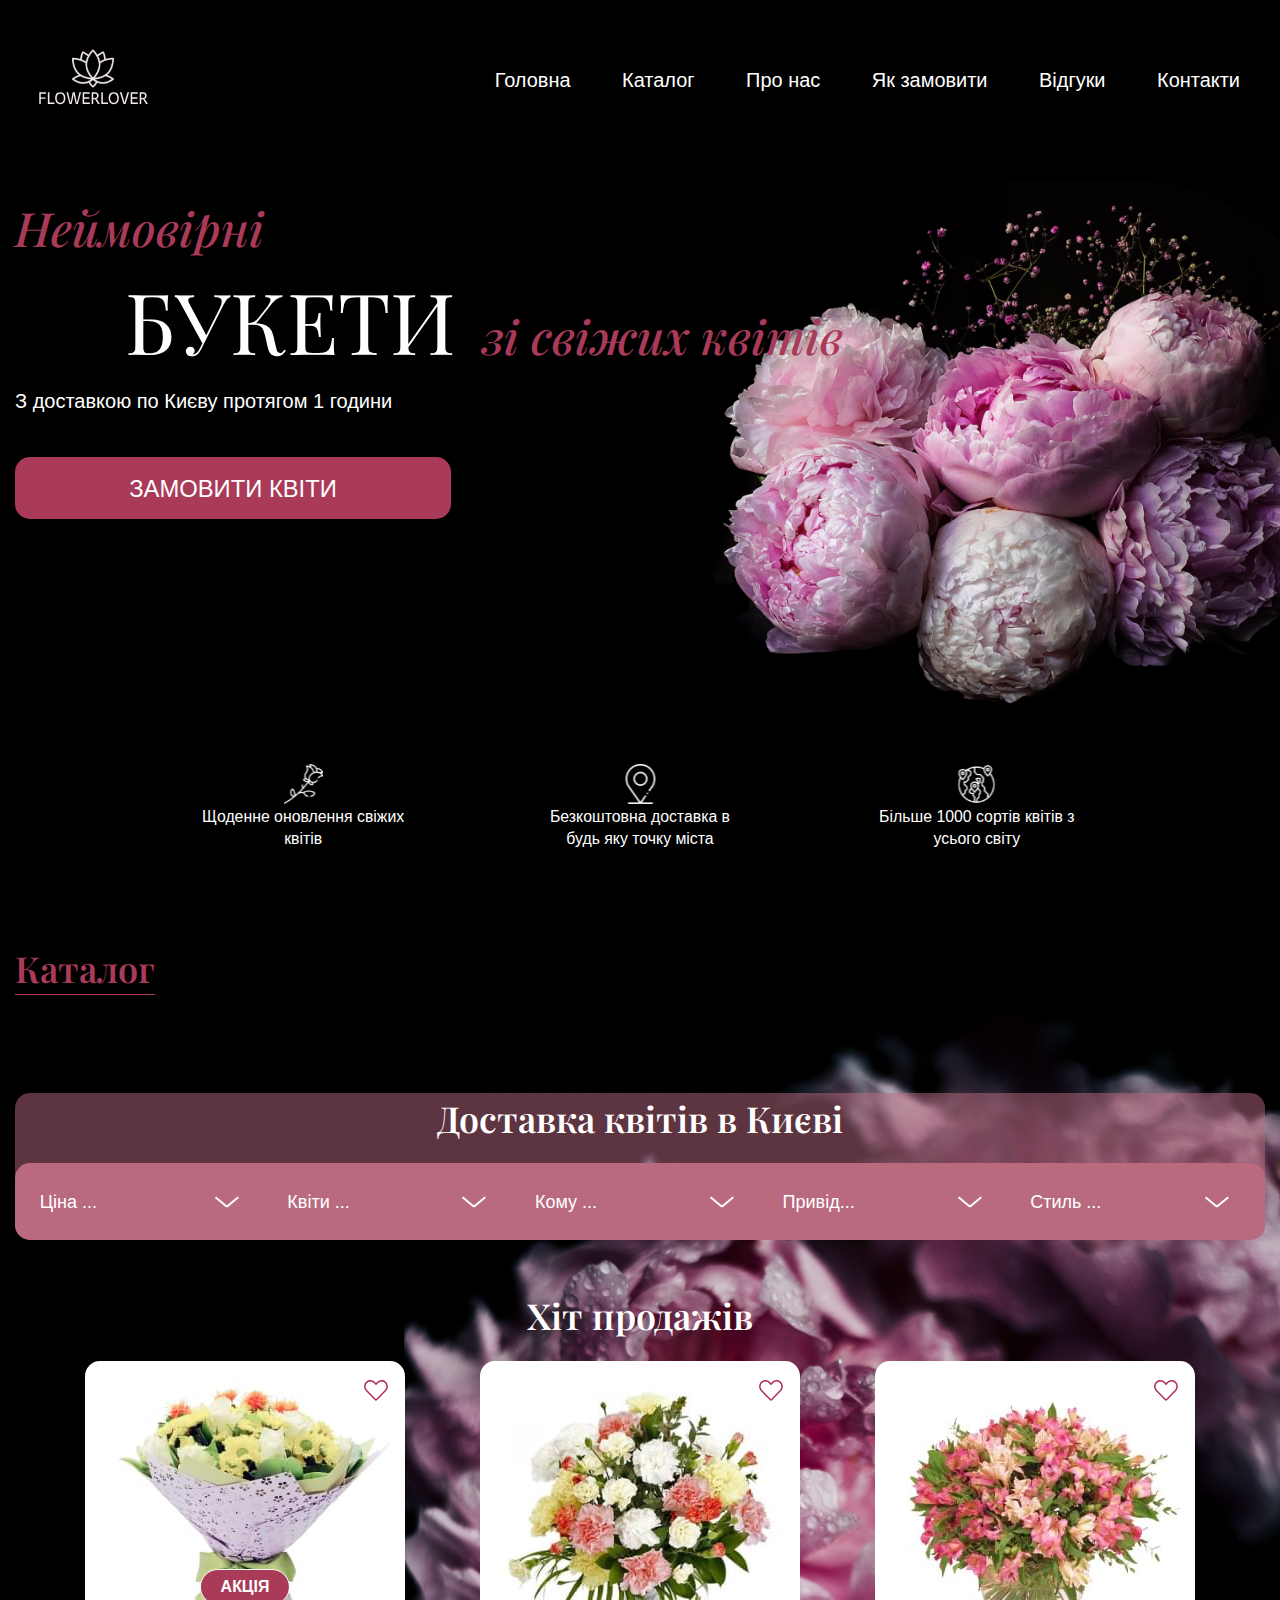
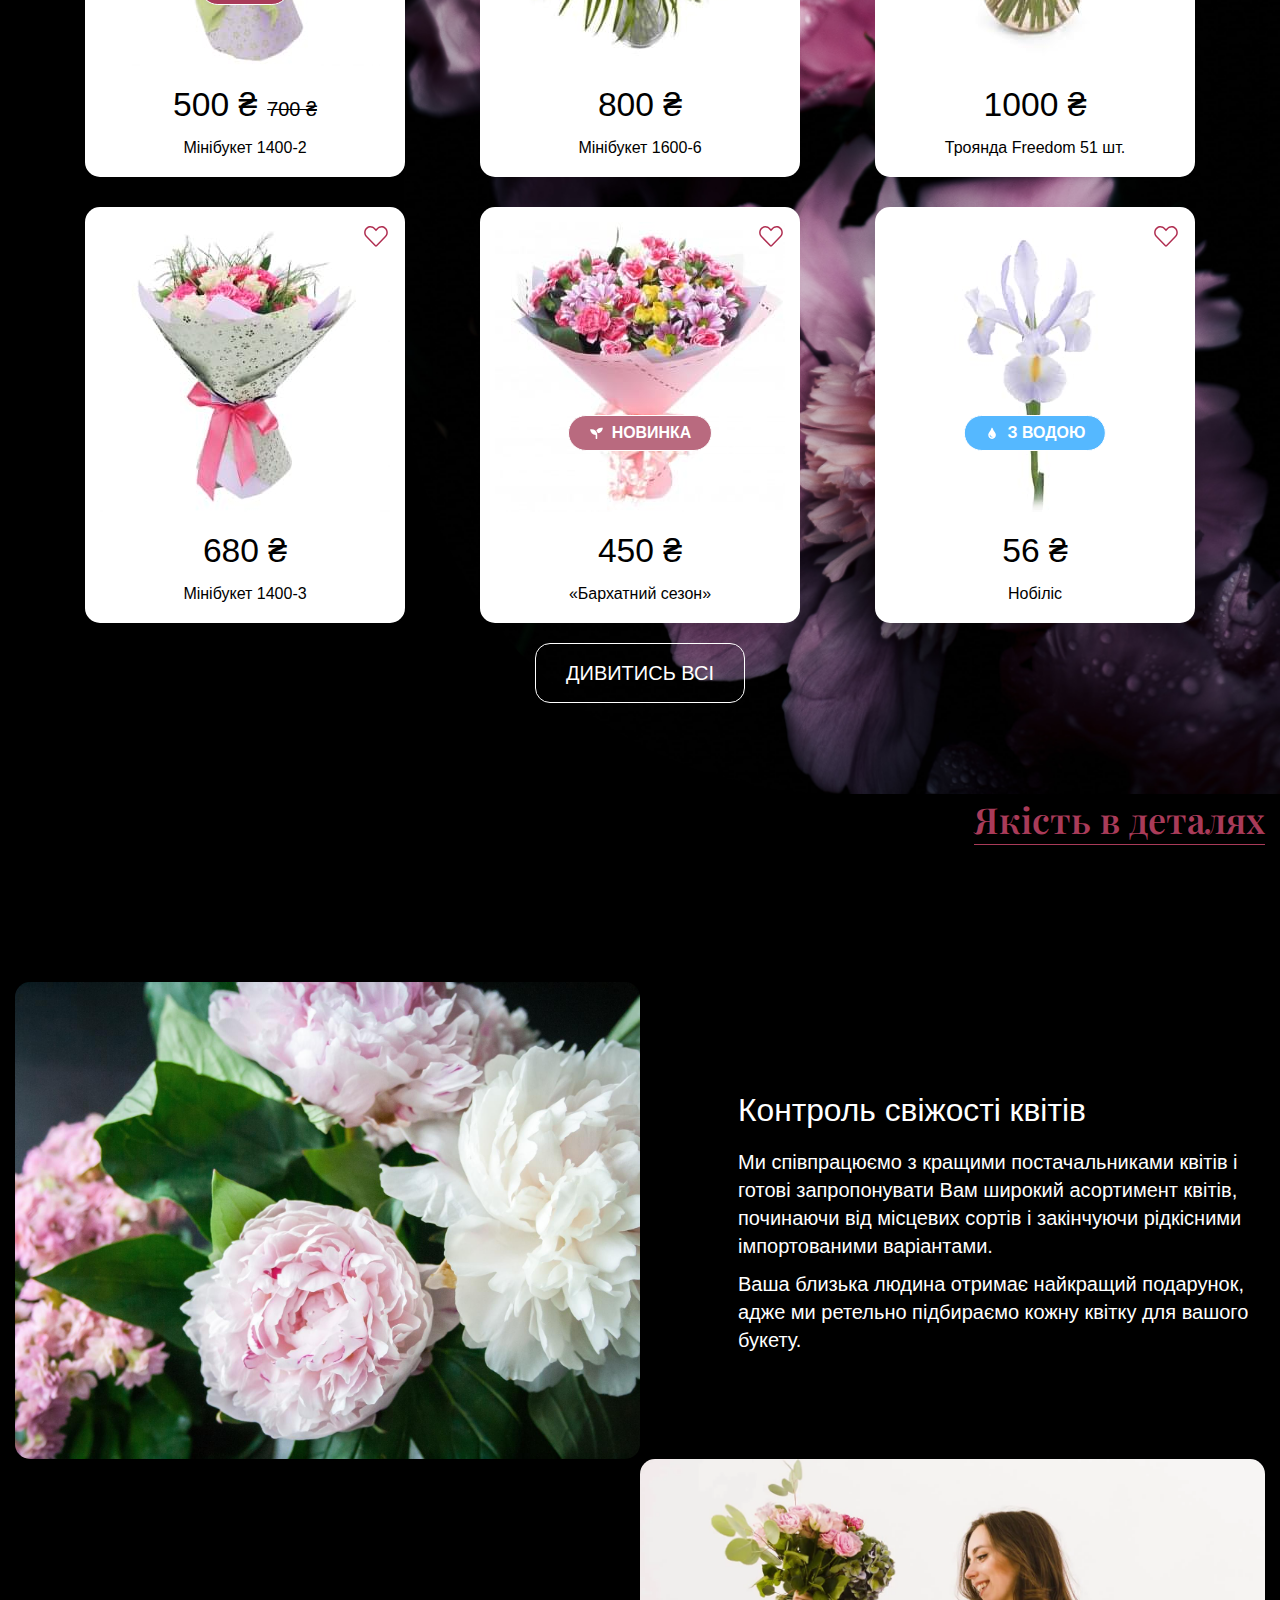
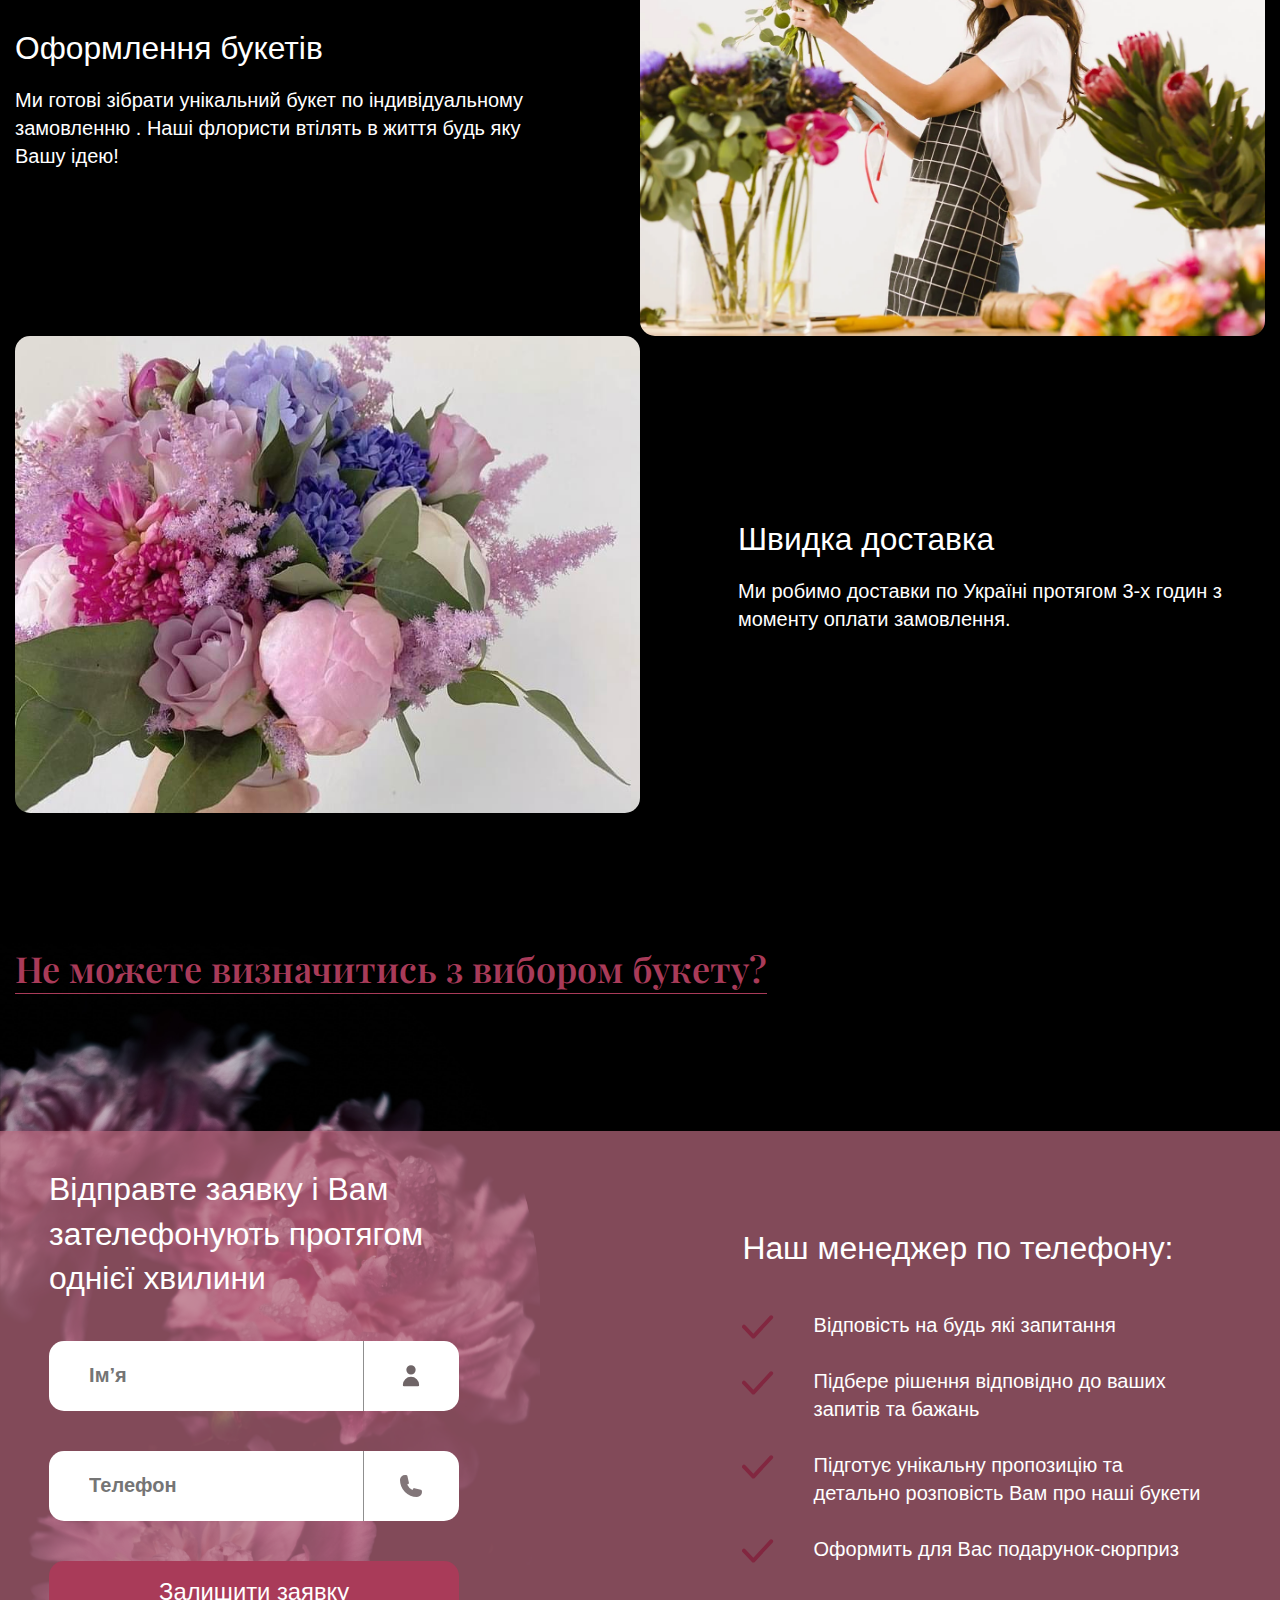
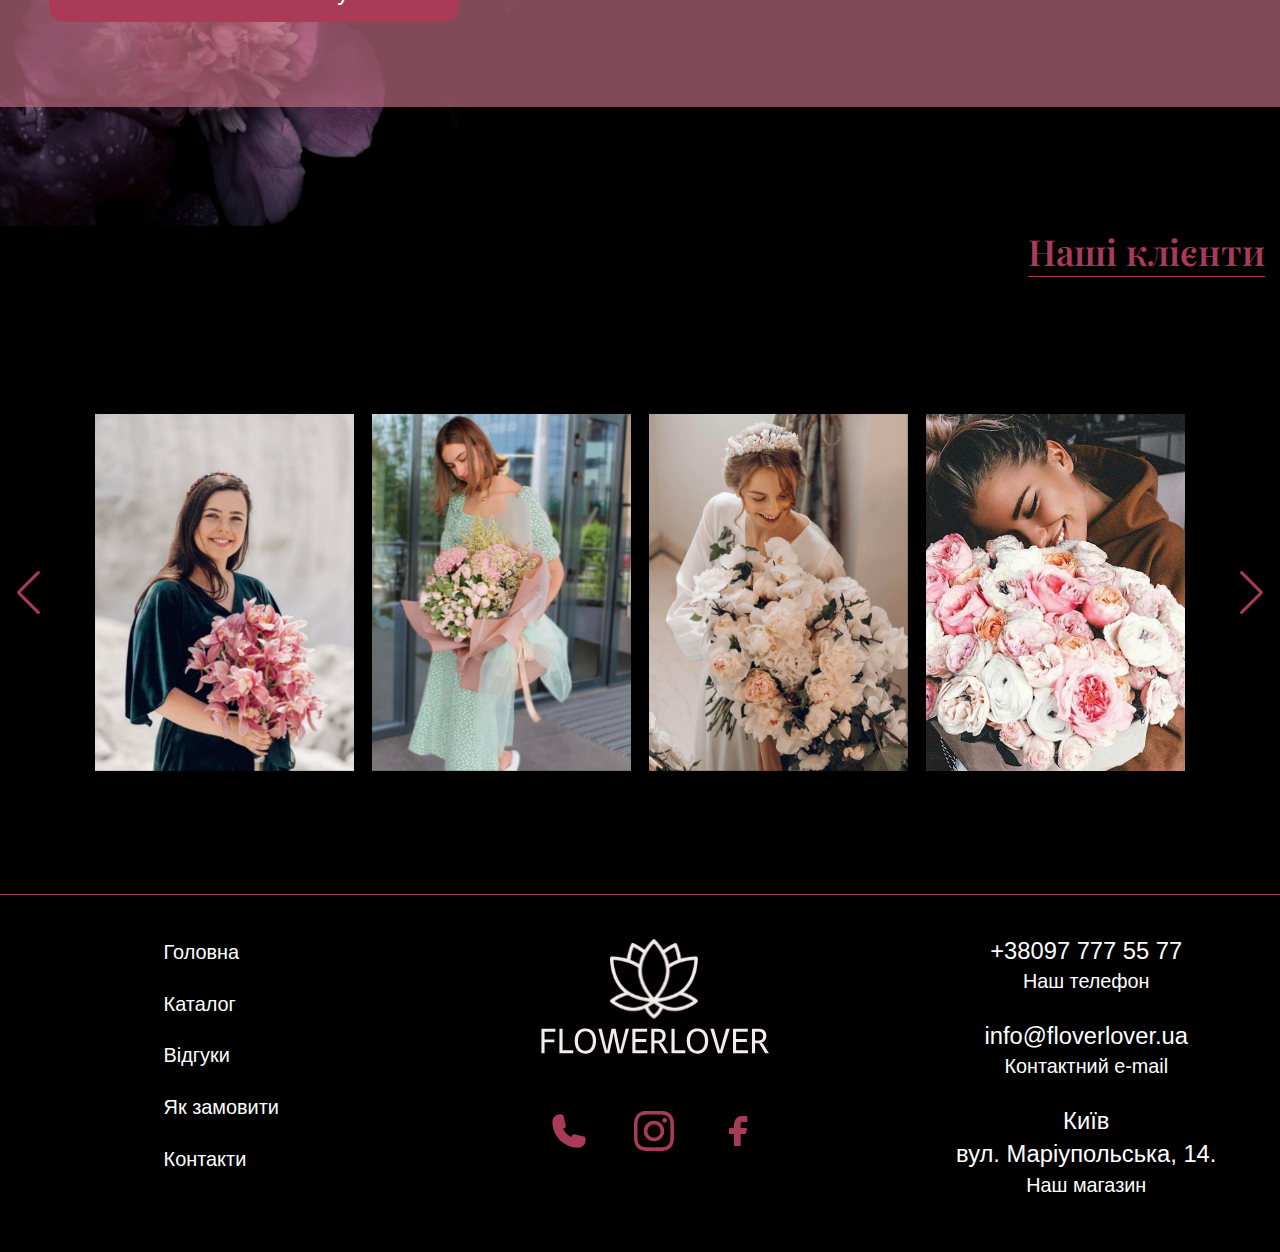
<file: index.html>
<!DOCTYPE html>
<html lang="uk">

<head>
  <meta charset="UTF-8">
  <meta http-equiv="X-UA-Compatible" content="IE=edge">
  <meta name="viewport" content="width=device-width, initial-scale=1.0">
  <title>Document</title>
  <link rel="icon" href="images/content/favicon.ico" type="image/x-icon">
  <link rel="shortcut icon" href="images/content/favicon.ico" type="image/x-icon">
  <link rel="stylesheet" href="css/style.min.css">
</head>

<body>
  <div id="overlay"></div>
  <main>


    <header class="header">
  <div class="container">
    <div class="menu">
      <a class="logo" href="#">
        <img class="logo__img" src="images/logo.svg" alt="logo">
      </a>
      <button type="button" class="menu__icon icon-menu">
        <span></span>
      </button>
      <nav class="menu__body">

        <ul class="menu__list">
          <li class="menu__item">
            <a class="menu__link" data-goto=".hero" href="#">Головна</a>
          </li>
          <li class="menu__item">
            <a class="menu__link" data-goto=".catalog" href="#">Каталог</a>
          </li>
          <li class="menu__item">
            <a class="menu__link" data-goto=".about" href="#">Про нас</a>
          </li>
          <li class="menu__item">
            <a class="menu__link" data-goto=".contact" href="#">Як замовити</a>
          </li>
          <li class="menu__item">
            <a class="menu__link" data-goto=".clients" href="#">Відгуки</a>
          </li>
          <li class="menu__item">
            <a class="menu__link" data-goto=".footer" href="#">Контакти </a>
          </li>



        </ul>
      </nav>
    </div>
  </div>
</header>

    <section class="hero">
      <div class="hero__top">
        <div class="hero__content">
          <div class="hero__image">
            <img src="images/hero/bg-image.png" alt="Bouquet">
          </div>
          <div class="container">
            <h1 class="hero__title">
              Неймовірні<br> <span>Букети</span> зі свіжих квітів
            </h1>
            <div class="hero__text">
              <p>З доставкою по Києву протягом 1 години</p>
            </div>
            <a href="#" class="button button--caps">Замовити квіти</a>
          </div>

        </div>


      </div>

      <div class="hero__bottom">
        <ul class="hero__list">
          <li class="hero__item">
            <img src="images/hero/1.svg" alt="Icon">
            <span>Щоденне оновлення свіжих квітів</span>
          </li>
          <li class="hero__item">
            <img src="images/hero/2.svg" alt="Icon">
            <span>Безкоштовна доставка в будь яку точку міста</span>
          </li>
          <li class="hero__item">
            <img src="images/hero/3.svg" alt="Icon">
            <span>Більше 1000 сортів квітів з усього світу</span>
          </li>
        </ul>
      </div>
    </section>

    <section class="catalog">
      <div class="container">
        <h2 class="title catalog__title">Каталог</h2>

        <div class="catalog__top">
          <h3 class="catalog__subtitle">Доставка квітів в Києві</h3>
          <ul data-spollers="768,max" data-one-spoller class="catalog__filters filters-catalog">
            <li class="filters-catalog__item">
              <div class="filters-catalog__box">
                <button type="button" data-spoller class="filters-catalog__title">Ціна ...</button>
                <form class="filters-catalog__body" action="#">
                  <label class="filters-catalog__label" for="price1">
                    <input class="filters-catalog__input" type="checkbox" name="price" id="price1">
                    <span class="filters-catalog__checkbox"></span>
                    <span class="filters-catalog__text">
                      &lt; 200 ₴ </span>
                  </label>

                  <label class="filters-catalog__label" for="price2">
                    <input class="filters-catalog__input" type="checkbox" name="price" id="price2">
                    <span class="filters-catalog__checkbox"></span>
                    <span class="filters-catalog__text">
                      200 - 500 ₴ </span>
                  </label>

                  <label class="filters-catalog__label" for="price3">
                    <input class="filters-catalog__input" type="checkbox" name="price" id="price3">
                    <span class="filters-catalog__checkbox"></span>
                    <span class="filters-catalog__text">
                      &gt; 1000 ₴ </span>
                  </label>

                  <button class="filters-catalog__button button button--small" type="submit">Застосувати</button>
                </form>
              </div>
            </li>
            <li class="filters-catalog__item">
              <div class="filters-catalog__box">
                <button type="button" data-spoller class="filters-catalog__title">Квіти ...</button>
                <form class="filters-catalog__body" action="#">
                  <label class="filters-catalog__label" for="flower1">
                    <input class="filters-catalog__input" type="checkbox" name="flower" id="flower1">
                    <span class="filters-catalog__checkbox"></span>
                    <span class="filters-catalog__text">
                      Троянда </span>
                  </label>

                  <label class="filters-catalog__label" for="flower2">
                    <input class="filters-catalog__input" type="checkbox" name="flower" id="flower2">
                    <span class="filters-catalog__checkbox"></span>
                    <span class="filters-catalog__text">
                      Еустома </span>
                  </label>

                  <label class="filters-catalog__label" for="flower3">
                    <input class="filters-catalog__input" type="checkbox" name="flower" id="flower3">
                    <span class="filters-catalog__checkbox"></span>
                    <span class="filters-catalog__text">
                      Хризантема </span>
                  </label>

                  <label class="filters-catalog__label" for="flower4">
                    <input class="filters-catalog__input" type="checkbox" name="flower" id="flower4">
                    <span class="filters-catalog__checkbox"></span>
                    <span class="filters-catalog__text">
                      Лілія </span>
                  </label>

                  <label class="filters-catalog__label" for="flower5">
                    <input class="filters-catalog__input" type="checkbox" name="flower" id="flower5">
                    <span class="filters-catalog__checkbox"></span>
                    <span class="filters-catalog__text">
                      Тюльпан </span>
                  </label>

                  <label class="filters-catalog__label" for="flower6">
                    <input class="filters-catalog__input" type="checkbox" name="flower" id="flower6">
                    <span class="filters-catalog__checkbox"></span>
                    <span class="filters-catalog__text">
                      Гортензія</span>
                  </label>

                  <label class="filters-catalog__label" for="flower7">
                    <input class="filters-catalog__input" type="checkbox" name="flower" id="flower7">
                    <span class="filters-catalog__checkbox"></span>
                    <span class="filters-catalog__text">
                      Альстромерія</span>
                  </label>

                  <button class="filters-catalog__button button button--small" type="submit">Застосувати</button>
                </form>
              </div>
            </li>
            <li class="filters-catalog__item">
              <div class="filters-catalog__box">
                <button type="button" data-spoller class="filters-catalog__title">Кому ...</button>
                <form class="filters-catalog__body" action="#">
                  <label class="filters-catalog__label" for="recipient1">
                    <input class="filters-catalog__input" type="checkbox" name="recipient" id="recipient1">
                    <span class="filters-catalog__checkbox"></span>
                    <span class="filters-catalog__text">
                      Жінці </span>
                  </label>

                  <label class="filters-catalog__label" for="recipient2">
                    <input class="filters-catalog__input" type="checkbox" name="recipient" id="recipient2">
                    <span class="filters-catalog__checkbox"></span>
                    <span class="filters-catalog__text">
                      Чоловіку </span>
                  </label>

                  <button class="filters-catalog__button button button--small" type="submit">Застосувати</button>
                </form>
              </div>
            </li>
            <li class="filters-catalog__item">
              <div class="filters-catalog__box">
                <button type="button" data-spoller class="filters-catalog__title">Привід...</button>
                <form class="filters-catalog__body" action="#">
                  <label class="filters-catalog__label" for="occasion1">
                    <input class="filters-catalog__input" type="checkbox" name="occasion" id="occasion1">
                    <span class="filters-catalog__checkbox"></span>
                    <span class="filters-catalog__text">
                      День народження </span>
                  </label>

                  <label class="filters-catalog__label" for="occasion2">
                    <input class="filters-catalog__input" type="checkbox" name="occasion" id="occasion2">
                    <span class="filters-catalog__checkbox"></span>
                    <span class="filters-catalog__text">
                      Весілля </span>
                  </label>

                  <label class="filters-catalog__label" for="occasion3">
                    <input class="filters-catalog__input" type="checkbox" name="occasion" id="occasion3">
                    <span class="filters-catalog__checkbox"></span>
                    <span class="filters-catalog__text">
                      Кохання </span>
                  </label>

                  <label class="filters-catalog__label" for="occasion4">
                    <input class="filters-catalog__input" type="checkbox" name="occasion" id="occasion4">
                    <span class="filters-catalog__checkbox"></span>
                    <span class="filters-catalog__text">
                      Співчуваю </span>
                  </label>

                  <button class="filters-catalog__button button button--small" type="submit">Застосувати</button>
                </form>
              </div>
            </li>

            <li class="filters-catalog__item">
              <div class="filters-catalog__box">
                <button type="button" data-spoller class="filters-catalog__title">Стиль ...</button>
                <form class="filters-catalog__body" action="#">
                  <label class="filters-catalog__label" for="styl1">
                    <input class="filters-catalog__input" type="checkbox" name="styl" id="styl1">
                    <span class="filters-catalog__checkbox"></span>
                    <span class="filters-catalog__text">
                      Вільний </span>
                  </label>

                  <label class="filters-catalog__label" for="styl2">
                    <input class="filters-catalog__input" type="checkbox" name="styl" id="styl2">
                    <span class="filters-catalog__checkbox"></span>
                    <span class="filters-catalog__text">
                      Каркасний </span>
                  </label>
                  <label class="filters-catalog__label" for="styl3">
                    <input class="filters-catalog__input" type="checkbox" name="styl" id="styl3">
                    <span class="filters-catalog__checkbox"></span>
                    <span class="filters-catalog__text">
                      В коробці </span>
                  </label>
                  <label class="filters-catalog__label" for="styl4">
                    <input class="filters-catalog__input" type="checkbox" name="styl" id="styl4">
                    <span class="filters-catalog__checkbox"></span>
                    <span class="filters-catalog__text">
                      В кошику </span>
                  </label>
                  <label class="filters-catalog__label" for="styl5">
                    <input class="filters-catalog__input" type="checkbox" name="styl" id="styl5">
                    <span class="filters-catalog__checkbox"></span>
                    <span class="filters-catalog__text">
                      Каскадний </span>
                  </label>

                  <button class="filters-catalog__button button button--small" type="submit">Застосувати</button>
                </form>
              </div>
            </li>
          </ul>
        </div>

        <div class="catalog__body">
          <h3 class="catalog__subtitle">Хіт продажів</h3>
          <ul class="catalog__cards">
            <li class="catalog__card">
              <article class="item-card ">
                <div class="item-card__inner">
                  <div class="item-card__image">
                    <img src="images/catalog/1.jpeg" alt="Bouquet">
                  </div>
                  <div class="item-card__label item-card__label--sale">
                    <span>Акція</span>
                  </div>
                  <div class="item-card__price">
                    <div class="item-card__new-price">500 ₴</div>
                    <div class="item-card__old-price">700 ₴</div>
                  </div>
                  <h4 class="item-card__descr">
                    Мінібукет 1400-2
                  </h4>
                  <button class="item-card__favorite" type="button">
                    <span class="sr-only">Add to favorite</span>
                  </button>
                </div>
                <div class="item-card__details">
                  <div class="item-card__contents">
                    <p>
                      Хрезантема - 6 шт. (50 см.), <br> Троянда міні - 4 шт.,
                    </p>
                  </div>
                  <div class="item-card__box">
                    <form class="item-card__form" action="#">
                      <button class="item-card__number-button item-card__number-button--minus"
                        type="button">&minus;</button>
                      <input class="item-card__input"
                        oninput="this.value = this.value.replace(/[^0-9.]/g, ''); this.value = this.value.replace(/(\..*)\./g, '$1');"
                        type="text" name="qty" id="qty1" value="1" required>
                      <button class="item-card__number-button item-card__number-button--plus"
                        type="button">&plus;</button>
                    </form>
                    <button class="button button--small item-card__button" type="submit">Замовити</button>
                  </div>
                </div>

              </article>
            </li>

            <li class="catalog__card">
              <article class="item-card ">
                <div class="item-card__inner">
                  <div class="item-card__image">
                    <img src="images/catalog/2.jpeg" alt="Bouquet">
                  </div>
                  <div class="item-card__price">
                    <div class="item-card__new-price">800 ₴</div>
                  </div>
                  <h4 class="item-card__descr">
                    Мінібукет 1600-6
                  </h4>
                  <button class="item-card__favorite" type="button">
                    <span class="sr-only">Add to favorite</span>
                  </button>
                </div>
                <div class="item-card__details">
                  <div class="item-card__contents">
                    <p>
                      Хрезантема - 6 шт. (50 см.), <br> Троянда міні - 4 шт.,
                    </p>
                  </div>
                  <div class="item-card__box">
                    <form class="item-card__form" action="#">
                      <button class="item-card__number-button item-card__number-button--minus"
                        type="button">&minus;</button>
                      <input class="item-card__input"
                        oninput="this.value = this.value.replace(/[^0-9.]/g, ''); this.value = this.value.replace(/(\..*)\./g, '$1');"
                        type="text" name="qty" id="qty2" value="1" required>
                      <button class="item-card__number-button item-card__number-button--plus"
                        type="button">&plus;</button>
                    </form>
                    <button class="button button--small item-card__button" type="submit">Замовити</button>
                  </div>
                </div>

              </article>
            </li>

            <li class="catalog__card">
              <article class="item-card ">
                <div class="item-card__inner">
                  <div class="item-card__image">
                    <img src="images/catalog/3.jpeg" alt="Bouquet">
                  </div>
                  <div class="item-card__price">
                    <div class="item-card__new-price">1000 ₴</div>
                  </div>
                  <h4 class="item-card__descr">
                    Троянда Freedom 51 шт.
                  </h4>
                  <button class="item-card__favorite" type="button">
                    <span class="sr-only">Add to favorite</span>
                  </button>
                </div>
                <div class="item-card__details">
                  <div class="item-card__contents">
                    <p>
                      Хрезантема - 6 шт. (50 см.), <br> Троянда міні - 4 шт.,
                    </p>
                  </div>
                  <div class="item-card__box">
                    <form class="item-card__form" action="#">
                      <button class="item-card__number-button item-card__number-button--minus"
                        type="button">&minus;</button>
                      <input class="item-card__input"
                        oninput="this.value = this.value.replace(/[^0-9.]/g, ''); this.value = this.value.replace(/(\..*)\./g, '$1');"
                        type="text" name="qty" id="qty3" value="1" required>
                      <button class="item-card__number-button item-card__number-button--plus"
                        type="button">&plus;</button>
                    </form>
                    <button class="button button--small item-card__button" type="submit">Замовити</button>
                  </div>
                </div>

              </article>
            </li>

            <li class="catalog__card">
              <article class="item-card ">
                <div class="item-card__inner">
                  <div class="item-card__image">
                    <img src="images/catalog/4.jpeg" alt="Bouquet">
                  </div>
                  <div class="item-card__price">
                    <div class="item-card__new-price">680 ₴</div>
                  </div>
                  <h4 class="item-card__descr">
                    Мінібукет 1400-3
                  </h4>
                  <button class="item-card__favorite" type="button">
                    <span class="sr-only">Add to favorite</span>
                  </button>
                </div>
                <div class="item-card__details">
                  <div class="item-card__contents">
                    <p>
                      Хрезантема - 6 шт. (50 см.), <br> Троянда міні - 4 шт.,
                    </p>
                  </div>
                  <div class="item-card__box">
                    <form class="item-card__form" action="#">
                      <button class="item-card__number-button item-card__number-button--minus"
                        type="button">&minus;</button>
                      <input class="item-card__input"
                        oninput="this.value = this.value.replace(/[^0-9.]/g, ''); this.value = this.value.replace(/(\..*)\./g, '$1');"
                        type="text" name="qty" id="qty4" value="1" required>
                      <button class="item-card__number-button item-card__number-button--plus"
                        type="button">&plus;</button>
                    </form>
                    <button class="button button--small item-card__button" type="submit">Замовити</button>
                  </div>
                </div>

              </article>
            </li>

            <li class="catalog__card">
              <article class="item-card ">
                <div class="item-card__inner">
                  <div class="item-card__image">
                    <img src="images/catalog/5.jpeg" alt="Bouquet">
                  </div>
                  <div class="item-card__label item-card__label--new">
                    <img src="images/sprite.svg#seed" alt="">
                    <span>Новинка</span>
                  </div>
                  <div class="item-card__price">
                    <div class="item-card__new-price">450 ₴</div>
                  </div>
                  <h4 class="item-card__descr">
                    «Бархатний сезон»
                  </h4>
                  <button class="item-card__favorite" type="button">
                    <span class="sr-only">Add to favorite</span>
                  </button>
                </div>
                <div class="item-card__details">
                  <div class="item-card__contents">
                    <p>
                      Хрезантема - 6 шт. (50 см.), <br> Троянда міні - 4 шт.,
                    </p>
                  </div>
                  <div class="item-card__box">
                    <form class="item-card__form" action="#">
                      <button class="item-card__number-button item-card__number-button--minus"
                        type="button">&minus;</button>
                      <input class="item-card__input"
                        oninput="this.value = this.value.replace(/[^0-9.]/g, ''); this.value = this.value.replace(/(\..*)\./g, '$1');"
                        type="text" name="qty" id="qty5" value="1" required>
                      <button class="item-card__number-button item-card__number-button--plus"
                        type="button">&plus;</button>
                    </form>
                    <button class="button button--small item-card__button" type="submit">Замовити</button>
                  </div>
                </div>

              </article>
            </li>

            <li class="catalog__card">
              <article class="item-card ">
                <div class="item-card__inner">
                  <div class="item-card__image">
                    <img src="images/catalog/6.jpeg" alt="Bouquet">
                  </div>
                  <div class="item-card__label item-card__label--water">
                    <img src="images/sprite.svg#water" alt="">
                    <span>з водою</span>
                  </div>
                  <div class="item-card__price">
                    <div class="item-card__new-price">56 ₴</div>
                  </div>
                  <h4 class="item-card__descr">
                    Нобіліс
                  </h4>
                  <button class="item-card__favorite" type="button">
                    <span class="sr-only">Add to favorite</span>
                  </button>
                </div>
                <div class="item-card__details">
                  <div class="item-card__contents">
                    <p>
                      Хрезантема - 6 шт. (50 см.), <br> Троянда міні - 4 шт.,
                    </p>
                  </div>
                  <div class="item-card__box">
                    <form class="item-card__form" action="#">
                      <button class="item-card__number-button item-card__number-button--minus"
                        type="button">&minus;</button>
                      <input class="item-card__input"
                        oninput="this.value = this.value.replace(/[^0-9.]/g, ''); this.value = this.value.replace(/(\..*)\./g, '$1');"
                        type="text" name="qty" id="qty6" value="1" required>
                      <button class="item-card__number-button item-card__number-button--plus"
                        type="button">&plus;</button>
                    </form>
                    <button class="button button--small item-card__button" type="submit">Замовити</button>
                  </div>
                </div>

              </article>
            </li>

          </ul>
        </div>

        <a class="catalog__all" href="#">Дивитись всі</a>
      </div>
    </section>

    <section class="about">
      <div class="container">
        <h2 class="title title--right about__title">Якість в деталях</h2>
        <div class="about__box">
          <div class="about__image ibg">
            <img src="images/about/1.jpeg" alt="Bouquet">
          </div>
          <div class="about__content">
            <div class="about__inner">
              <h3 class="about__content-title">Контроль свіжості квітів </h3>
              <div class="about__text">
                <p>Ми співпрацюємо з кращими постачальниками квітів і готові запропонувати Вам <strong>широкий
                    асортимент
                    квітів</strong>,
                  починаючи від місцевих сортів і закінчуючи рідкісними імпортованими варіантами.
                </p>
                <p>
                  Ваша близька людина отримає найкращий подарунок, адже ми ретельно підбираємо кожну квітку для вашого
                  букету.
                </p>
              </div>
            </div>
          </div>
        </div>

        <div class="about__box about__box--reverse">
          <div class="about__image ibg">
            <img src="images/about/2.png" alt="Bouquet">
          </div>
          <div class="about__content">
            <div class="about__inner">
              <h3 class="about__content-title">Оформлення букетів</h3>
              <div class="about__text">
                <p>Ми готові зібрати <strong>унікальний букет по індивідуальному замовленню</strong> . Наші флористи
                  втілять
                  в життя будь
                  яку Вашу ідею!
                </p>
              </div>
            </div>
          </div>
        </div>

        <div class="about__box">
          <div class="about__image ibg">
            <img src="images/about/3.jpeg" alt="Bouquet">
          </div>
          <div class="about__content">
            <div class="about__inner">
              <h3 class="about__content-title">Швидка доставка</h3>
              <div class="about__text">
                <p>Ми робимо доставки по Україні протягом <strong>3-х годин</strong> з моменту оплати замовлення.
                </p>
              </div>
            </div>
          </div>
        </div>
      </div>
    </section>

    <div class="contact-clients">
      <section class="contact">
        <div class="container">
          <h2 class="title contact__title">Не можете визначитись з вибором букету?</h2>
        </div>

        <div class="contact__inner">
          <div class="container">
            <div class="contact__wrapper">

              <div class="contact__box">
                <h3 class="contact__subtitle contact__form-subtitle">Відправте заявку і Вам зателефонують
                  протягом однієї хвилини
                </h3>
                <form class="contact__form" action="#">
                  <div class="contact__form-box">
                    <label class="contact__label contact__label--name" for="name"><span
                        class="sr-only">Ім’я</span></label>
                    <input class="contact__input" type="text" placeholder="Ім’я" id="name">
                  </div>
                  <div class="contact__form-box">
                    <label class="contact__label contact__label--phone" for="phone"><span
                        class="sr-only">Телефон</span></label>
                    <input class="contact__input" type="tel" placeholder="Телефон" id="phone">
                  </div>
                  <button class="button contact__button" type="submit">Залишити заявку</button>
                </form>
              </div>


              <div class="contact__box">
                <h4 class="contact__subtitle contact__list-subtitle">Наш менеджер по телефону:</h4>

                <ul class="contact__list">
                  <li class="contact__item">Відповість на будь які запитання</li>
                  <li class="contact__item">Підбере рішення відповідно до ваших запитів та бажань</li>
                  <li class="contact__item">Підготує унікальну пропозицію та детально розповість Вам про наші
                    букети</li>
                  <li class="contact__item">Оформить для Вас подарунок-сюрприз</li>
                </ul>
              </div>

            </div>
          </div>

          <div class="contact__popup popup-contact">
            <h2 class="popup-contact__title">Дякуємо!</h2>
            <div class="popup-contact__text">Найближчим часом наш менеджер звʼяжеться з вами.</div>
            <button class="popup-contact__close" type="button"><span class="sr-only">Закрити</span></button>
          </div>

        </div>



      </section>

      <section class="clients">
        <div class="container">
          <h2 class="title title--right clients__title">Наші клієнти</h2>
        </div>

        <div class="container clients__container">
          <div class="clients__inner">
            <div class="clients__slider swiper">
              <div class="clients__wrapper swiper-wrapper">
                <div class="clients__slide swiper-slide">
                  <img src="images/clients/1.jpeg" alt="Bouquet">
                </div>
                <div class="clients__slide swiper-slide">
                  <img src="images/clients/2.jpeg" alt="Bouquet">
                </div>
                <div class="clients__slide swiper-slide">
                  <img src="images/clients/3.jpeg" alt="Bouquet">
                </div>
                <div class="clients__slide swiper-slide">
                  <img src="images/clients/4.jpeg" alt="Bouquet">
                </div>
                <div class="clients__slide swiper-slide">
                  <img src="images/clients/1.jpeg" alt="Bouquet">
                </div>
                <div class="clients__slide swiper-slide">
                  <img src="images/clients/2.jpeg" alt="Bouquet">
                </div>
                <div class="clients__slide swiper-slide">
                  <img src="images/clients/3.jpeg" alt="Bouquet">
                </div>
                <div class="clients__slide swiper-slide">
                  <img src="images/clients/4.jpeg" alt="Bouquet">
                </div>

              </div>


            </div>

            <div class="clients__arrow clients__arrow--prev  swiper-button-prev"></div>
            <div class="clients__arrow clients__arrow--next swiper-button-next"></div>
            <div class="clients__pagination swiper-pagination"></div>
          </div>
        </div>
      </section>
    </div>


  </main>

  <footer class="footer">
  <div class="container">
    <div class="footer__inner">
      <div class="footer__box">
        <ul class="footer__menu">
          <li class="footer__menu-item">
            <a class="footer__menu-link" href="#">Головна</a>
          </li>
          <li class="footer__menu-item">
            <a class="footer__menu-link" href="#">Каталог</a>
          </li>
          <li class="footer__menu-item">
            <a class="footer__menu-link" href="#">Відгуки</a>
          </li>
          <li class="footer__menu-item">
            <a class="footer__menu-link" href="#">Як замовити</a>
          </li>
          <li class="footer__menu-item">
            <a class="footer__menu-link" href="#">Контакти</a>
          </li>
        </ul>
      </div>

      <div class="footer__box footer__box--social">
        <div class="footer__logo">
          <img src="images/logo.svg" alt="Logo" width="264" height="137">
        </div>
        <ul class="footer__social">
          <li class="footer__social-item">
            <a class="footer__social-link" href="tel:380977775577">
              <img src="images/social/phone.svg" alt="Icon">
            </a>
          </li>
          <li class="footer__social-item">
            <a class="footer__social-link" href="#">
              <img src="images/social/instagram.svg" alt="Icon">
            </a>
          </li>
          <li class="footer__social-item">
            <a class="footer__social-link" href="#">
              <img src="images/social/facebook.svg" alt="Icon">
            </a>
          </li>
        </ul>
      </div>

      <div class="footer__box">
        <div class="footer__contacts">
          <div class="footer__contacts-box">
            <a href="tel:380977775577">+38097 777 55 77</a>
            Наш телефон
          </div>
          <div class="footer__contacts-box">
            <a href="mailto:info@floverlover.ua">info@floverlover.ua</a>
            Контактний е-mail
          </div>
          <div class="footer__contacts-box">
            <span>
              Київ<br>
              вул. Маріупольська, 14.<br>
            </span>
            Наш магазин
          </div>
        </div>
      </div>
    </div>
  </div>
</footer>


    <script src="js/main.min.js"></script>
</body>

</html>
</file>
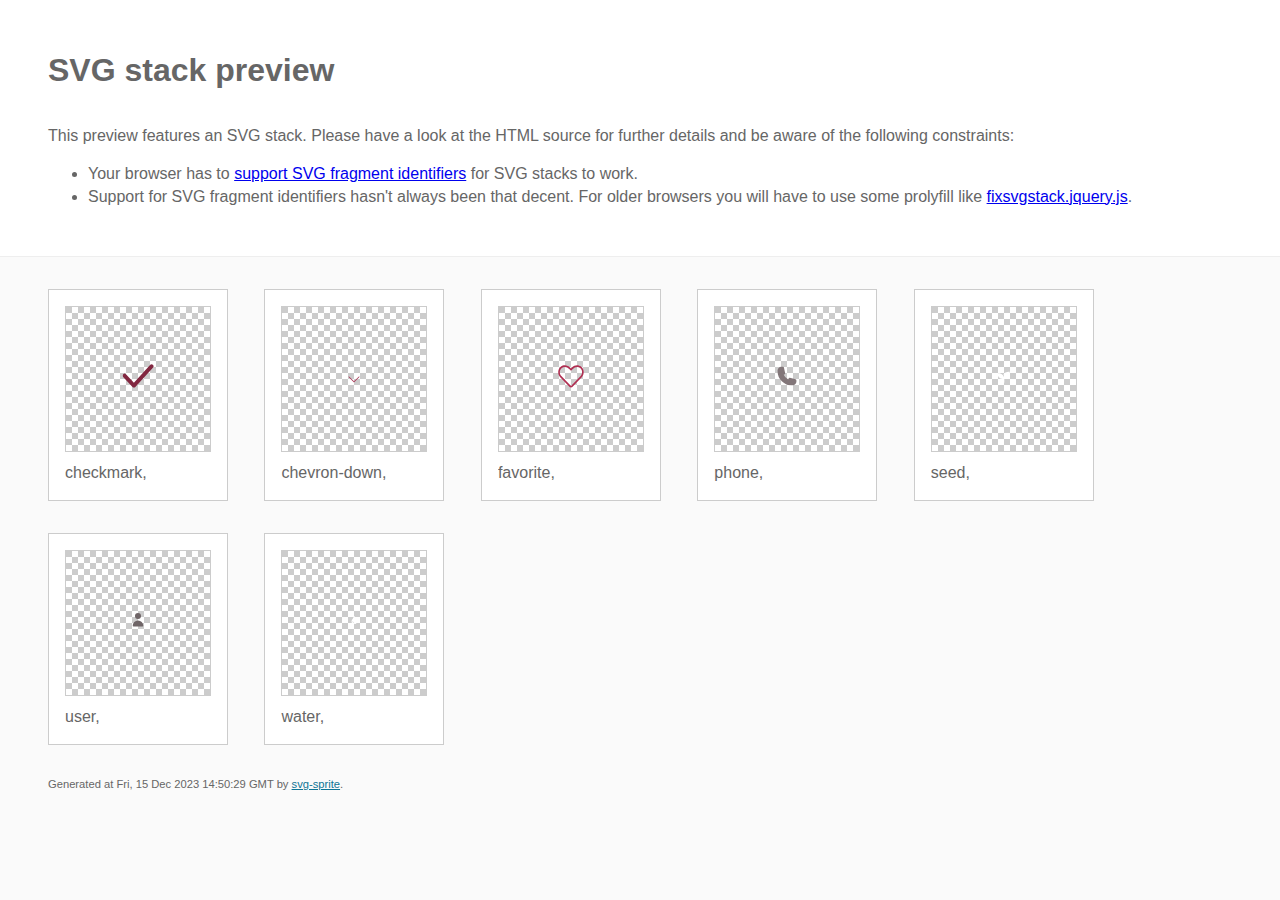
<file: images/stack/sprite.stack.html>
<!doctype html>
<html lang="en">
    <head>
        <meta charset="utf-8">
        <title>SVG stack preview | svg-sprite</title>
        <style>
            body {
                padding: 0;
                margin: 0;
                color: #666;
                background: #fafafa;
                font-family: Arial, Helvetica, sans-serif;
                font-size: 1em;
                line-height: 1.4;
            }

            header {
                display: block;
                padding: 3em 3em 2em;
                background-color: #fff;
            }

            header p {
                margin: 2em 0 0;
            }

            section {
                border-top: 1px solid #eee;
                padding: 2em 3em 0;
            }

            section ul {
                margin: 0;
                padding: 0;
            }

            section li {
                display: inline-block;
                background-color: #fff;
                position: relative;
                margin: 0 2em 2em 0;
                vertical-align: top;
                border: 1px solid #ccc;
                padding: 1em 1em 3em;
                cursor: default;
            }

            .icon-box {
                margin: 0;
                width: 144px;
                height: 144px;
                position: relative;
                background: #ccc url("data:image/svg+xml,%3Csvg xmlns='http://www.w3.org/2000/svg' width='12' height='12'%3E%3Cpath fill='%23fff' d='M6 0h6v6H6zM0 6h6v6H0z'/%3E%3C/svg%3E") top left repeat;
                border: 1px solid #ccc;
                display: table-cell;
                vertical-align: middle;
                text-align: center;
            }

            .icon {
                display: inline-block;
            }

            h1 {
                margin-top: 0;
            }

            h2 {
                margin: 0;
                padding: 0;
                font-size: 1em;
                font-weight: 400;
                white-space: nowrap;
                overflow: hidden;
                text-overflow: ellipsis;
                position: absolute;
                left: 1em;
                right: 1em;
                bottom: 1em;
            }

            footer {
                display: block;
                margin: 0;
                padding: 0 3em 3em;
            }

            footer p {
                margin: 0;
                font-size: .7em;
            }

            footer a {
                color: #0f7595;
                margin-left: 0;
            }
        </style>

<!--
Sprite shape dimensions
====================================================================================================
You will need to set the sprite shape dimensions via CSS when you use them as stack SVGs, otherwise
they would become a huge 100% in size. You may use the following dimension classes for doing so.
They might well be outsourced to an external stylesheet of course.
-->

<style>
 .svg-checkmark-dims { width: 33px; height: 25px; }
 .svg-chevron-down-dims { width: 16px; height: 9px; }
 .svg-favorite-dims { width: 30px; height: 26px; }
 .svg-phone-dims { width: 24px; height: 24px; }
 .svg-seed-dims { width: 15px; height: 14px; }
 .svg-user-dims { width: 18px; height: 22px; }
 .svg-water-dims { width: 11px; height: 16px; }
</style>

<!--
====================================================================================================
-->

    </head>
    <body>
        <header>
            <h1>SVG stack preview</h1>
            <p>This preview features an SVG stack. Please have a look at the HTML source for further details and be aware of the following constraints:</p>
            <ul>
                <li>Your browser has to <a href="https://caniuse.com/svg-fragment" target="_blank" rel="noopener noreferrer">support SVG fragment identifiers</a> for SVG stacks to work.</li>
                <li>Support for SVG fragment identifiers hasn't always been that decent. For older browsers you will have to use some prolyfill like <a href="https://github.com/preciousforever/SVG-Stacker/blob/master/fixsvgstack.jquery.js" target="_blank" rel="noopener noreferrer">fixsvgstack.jquery.js</a>.</li>
            </ul>
        </header>
        <section>

<!--
SVG stack
====================================================================================================
These SVG images make use of fragment identifiers (IDs) to reference certain portions of the
external sprite. By default, all shapes inside the sprite are hidden by CSS. The `:target` pseudo
selector is used to show the very shape that is referenced by the fragment identifier.
-->

            <ul>

             <li title="checkmark">
                    <div class="icon-box">
                        <img src="../sprite.svg#checkmark" class="svg-checkmark-dims" alt="checkmark">
                    </div>
                    <h2>checkmark, </h2>
                </li>
             <li title="chevron-down">
                    <div class="icon-box">
                        <img src="../sprite.svg#chevron-down" class="svg-chevron-down-dims" alt="chevron-down">
                    </div>
                    <h2>chevron-down, </h2>
                </li>
             <li title="favorite">
                    <div class="icon-box">
                        <img src="../sprite.svg#favorite" class="svg-favorite-dims" alt="favorite">
                    </div>
                    <h2>favorite, </h2>
                </li>
             <li title="phone">
                    <div class="icon-box">
                        <img src="../sprite.svg#phone" class="svg-phone-dims" alt="phone">
                    </div>
                    <h2>phone, </h2>
                </li>
             <li title="seed">
                    <div class="icon-box">
                        <img src="../sprite.svg#seed" class="svg-seed-dims" alt="seed">
                    </div>
                    <h2>seed, </h2>
                </li>
             <li title="user">
                    <div class="icon-box">
                        <img src="../sprite.svg#user" class="svg-user-dims" alt="user">
                    </div>
                    <h2>user, </h2>
                </li>
             <li title="water">
                    <div class="icon-box">
                        <img src="../sprite.svg#water" class="svg-water-dims" alt="water">
                    </div>
                    <h2>water, </h2>
                </li>
         </ul>

<!--
====================================================================================================
-->

        </section>
        <footer>
            <p>Generated at Fri, 15 Dec 2023 14:50:29 GMT by <a href="https://github.com/svg-sprite/svg-sprite" target="_blank" rel="noopener noreferrer">svg-sprite</a>.</p>
        </footer>
    </body>
</html>
</file>
<file: css/style.min.css>
@import"https://fonts.googleapis.com/css?family=Playfair+Display:regular,800,500italic&family=Source+Sans+3:regular,300,600,700&display=swap";@import"https://fonts.googleapis.com/css?family=Playfair+Display:regular,800,500italic&family=Source+Sans+3:regular,300,600,700&display=swap";.jq-ry-container{position:relative;padding:0 5px;line-height:0;display:block;cursor:pointer;-webkit-box-sizing:content-box;box-sizing:content-box;direction:ltr}.jq-ry-container[readonly=readonly]{cursor:default}.jq-ry-container>.jq-ry-group-wrapper{position:relative;width:100%}.jq-ry-container>.jq-ry-group-wrapper>.jq-ry-group{position:relative;line-height:0;z-index:10;white-space:nowrap}.jq-ry-container>.jq-ry-group-wrapper>.jq-ry-group>svg{display:inline-block}.jq-ry-container>.jq-ry-group-wrapper>.jq-ry-group.jq-ry-normal-group{width:100%}.jq-ry-container>.jq-ry-group-wrapper>.jq-ry-group.jq-ry-rated-group{width:0;z-index:11;position:absolute;top:0;left:0;overflow:hidden}.slick-slider{position:relative;display:block;-webkit-box-sizing:border-box;box-sizing:border-box;-webkit-touch-callout:none;-webkit-user-select:none;-moz-user-select:none;-ms-user-select:none;user-select:none;-ms-touch-action:pan-y;touch-action:pan-y;-webkit-tap-highlight-color:rgba(0,0,0,0)}.slick-list{position:relative;overflow:hidden;display:block;margin:0;padding:0}.slick-list:focus{outline:none}.slick-list.dragging{cursor:pointer;cursor:hand}.slick-slider .slick-track,.slick-slider .slick-list{-webkit-transform:translate3d(0, 0, 0);-ms-transform:translate3d(0, 0, 0);transform:translate3d(0, 0, 0)}.slick-track{position:relative;left:0;top:0;display:block;margin-left:auto;margin-right:auto}.slick-track:before,.slick-track:after{content:"";display:table}.slick-track:after{clear:both}.slick-loading .slick-track{visibility:hidden}.slick-slide{float:left;height:100%;min-height:1px;display:none}[dir=rtl] .slick-slide{float:right}.slick-slide img{display:block}.slick-slide.slick-loading img{display:none}.slick-slide.dragging img{pointer-events:none}.slick-initialized .slick-slide{display:block}.slick-loading .slick-slide{visibility:hidden}.slick-vertical .slick-slide{display:block;height:auto;border:1px solid rgba(0,0,0,0)}.slick-arrow.slick-hidden{display:none}.irs{position:relative;display:block;-webkit-touch-callout:none;-webkit-user-select:none;-moz-user-select:none;-ms-user-select:none;user-select:none;font-size:12px;font-family:Arial,sans-serif}.irs-line{position:relative;display:block;overflow:hidden;outline:none !important}.irs-bar{position:absolute;display:block;left:0;width:0}.irs-shadow{position:absolute;display:none;left:0;width:0}.irs-handle{position:absolute;display:block;-webkit-box-sizing:border-box;box-sizing:border-box;cursor:default;z-index:1}.irs-handle.type_last{z-index:2}.irs-min,.irs-max{position:absolute;display:block;cursor:default}.irs-min{left:0}.irs-max{right:0}.irs-from,.irs-to,.irs-single{position:absolute;display:block;top:0;left:0;cursor:default;white-space:nowrap}.irs-grid{position:absolute;display:none;bottom:0;left:0;width:100%;height:20px}.irs-with-grid .irs-grid{display:block}.irs-grid-pol{position:absolute;top:0;left:0;width:1px;height:8px;background:#000}.irs-grid-pol.small{height:4px}.irs-grid-text{position:absolute;bottom:0;left:0;white-space:nowrap;text-align:center;font-size:9px;line-height:9px;padding:0 3px;color:#000}.irs-disable-mask{position:absolute;display:block;top:0;left:-1%;width:102%;height:100%;cursor:default;background:rgba(0, 0, 0, 0);z-index:2}.lt-ie9 .irs-disable-mask{background:#000;filter:alpha(opacity=0);cursor:not-allowed}.irs-disabled{opacity:.4}.irs-hidden-input{position:absolute !important;display:block !important;top:0 !important;left:0 !important;width:0 !important;height:0 !important;font-size:0 !important;line-height:0 !important;padding:0 !important;margin:0 !important;overflow:hidden;outline:none !important;z-index:-9999 !important;background:none !important;border-style:solid !important;border-color:transparent !important}.irs--flat{height:40px}.irs--flat.irs-with-grid{height:60px}.irs--flat .irs-line{top:25px;height:12px;background-color:#e1e4e9;border-radius:4px}.irs--flat .irs-bar{top:25px;height:12px;background-color:#ed5565}.irs--flat .irs-bar--single{border-radius:4px 0 0 4px}.irs--flat .irs-shadow{height:1px;bottom:16px;background-color:#e1e4e9}.irs--flat .irs-handle{top:22px;width:16px;height:18px;background-color:transparent}.irs--flat .irs-handle>i:first-child{position:absolute;display:block;top:0;left:50%;width:2px;height:100%;margin-left:-1px;background-color:#da4453}.irs--flat .irs-handle.state_hover>i:first-child,.irs--flat .irs-handle:hover>i:first-child{background-color:#a43540}.irs--flat .irs-min,.irs--flat .irs-max{top:0;padding:1px 3px;color:#999;font-size:10px;line-height:1.333;text-shadow:none;background-color:#e1e4e9;border-radius:4px}.irs--flat .irs-from,.irs--flat .irs-to,.irs--flat .irs-single{color:white;font-size:10px;line-height:1.333;text-shadow:none;padding:1px 5px;background-color:#ed5565;border-radius:4px}.irs--flat .irs-from:before,.irs--flat .irs-to:before,.irs--flat .irs-single:before{position:absolute;display:block;content:"";bottom:-6px;left:50%;width:0;height:0;margin-left:-3px;overflow:hidden;border:3px solid transparent;border-top-color:#ed5565}.irs--flat .irs-grid-pol{background-color:#e1e4e9}.irs--flat .irs-grid-text{color:#999}.irs--big{height:55px}.irs--big.irs-with-grid{height:70px}.irs--big .irs-line{top:33px;height:12px;background-color:white;background:-webkit-gradient(linear, left top, left bottom, color-stop(-50%, #ddd), color-stop(150%, white));background:linear-gradient(to bottom, #ddd -50%, white 150%);border:1px solid #ccc;border-radius:12px}.irs--big .irs-bar{top:33px;height:12px;background-color:#92bce0;border:1px solid #428bca;background:-webkit-gradient(linear, left top, left bottom, from(#ffffff), color-stop(30%, #428bca), to(#b9d4ec));background:linear-gradient(to bottom, #ffffff 0%, #428bca 30%, #b9d4ec 100%);-webkit-box-shadow:inset 0 0 1px 1px rgba(255, 255, 255, 0.5);box-shadow:inset 0 0 1px 1px rgba(255, 255, 255, 0.5)}.irs--big .irs-bar--single{border-radius:12px 0 0 12px}.irs--big .irs-shadow{height:1px;bottom:16px;background-color:rgba(66, 139, 202, 0.5)}.irs--big .irs-handle{top:25px;width:30px;height:30px;border:1px solid rgba(0, 0, 0, 0.3);background-color:#cbcfd5;background:-webkit-gradient(linear, left top, left bottom, from(white), color-stop(30%, #B4B9BE), to(white));background:linear-gradient(to bottom, white 0%, #B4B9BE 30%, white 100%);-webkit-box-shadow:1px 1px 2px rgba(0, 0, 0, 0.2),inset 0 0 3px 1px white;box-shadow:1px 1px 2px rgba(0, 0, 0, 0.2),inset 0 0 3px 1px white;border-radius:30px}.irs--big .irs-handle.state_hover,.irs--big .irs-handle:hover{border-color:rgba(0, 0, 0, 0.45);background-color:#939ba7;background:-webkit-gradient(linear, left top, left bottom, from(white), color-stop(30%, #919BA5), to(white));background:linear-gradient(to bottom, white 0%, #919BA5 30%, white 100%)}.irs--big .irs-min,.irs--big .irs-max{top:0;padding:1px 5px;color:white;text-shadow:none;background-color:#9f9f9f;border-radius:3px}.irs--big .irs-from,.irs--big .irs-to,.irs--big .irs-single{color:white;text-shadow:none;padding:1px 5px;background-color:#428bca;background:-webkit-gradient(linear, left top, left bottom, from(#428bca), to(#3071a9));background:linear-gradient(to bottom, #428bca 0%, #3071a9 100%);border-radius:3px}.irs--big .irs-grid-pol{background-color:#428bca}.irs--big .irs-grid-text{color:#428bca}.irs--modern{height:55px}.irs--modern.irs-with-grid{height:55px}.irs--modern .irs-line{top:25px;height:5px;background-color:#d1d6e0;background:-webkit-gradient(linear, left top, left bottom, from(#e0e4ea), to(#d1d6e0));background:linear-gradient(to bottom, #e0e4ea 0%, #d1d6e0 100%);border:1px solid #a3adc1;border-bottom-width:0;border-radius:5px}.irs--modern .irs-bar{top:25px;height:5px;background:#20b426;background:-webkit-gradient(linear, left top, left bottom, from(#20b426), to(#18891d));background:linear-gradient(to bottom, #20b426 0%, #18891d 100%)}.irs--modern .irs-bar--single{border-radius:5px 0 0 5px}.irs--modern .irs-shadow{height:1px;bottom:21px;background-color:rgba(209, 214, 224, 0.5)}.irs--modern .irs-handle{top:37px;width:12px;height:13px;border:1px solid #a3adc1;border-top-width:0;-webkit-box-shadow:1px 1px 1px rgba(0, 0, 0, 0.1);box-shadow:1px 1px 1px rgba(0, 0, 0, 0.1);border-radius:0 0 3px 3px}.irs--modern .irs-handle>i:nth-child(1){position:absolute;display:block;top:-4px;left:1px;width:6px;height:6px;border:1px solid #a3adc1;background:white;-webkit-transform:rotate(45deg);-ms-transform:rotate(45deg);transform:rotate(45deg)}.irs--modern .irs-handle>i:nth-child(2){position:absolute;display:block;-webkit-box-sizing:border-box;box-sizing:border-box;top:0;left:0;width:10px;height:12px;background:#e9e6e6;background:-webkit-gradient(linear, left top, left bottom, from(white), to(#e9e6e6));background:linear-gradient(to bottom, white 0%, #e9e6e6 100%);border-radius:0 0 3px 3px}.irs--modern .irs-handle>i:nth-child(3){position:absolute;display:block;-webkit-box-sizing:border-box;box-sizing:border-box;top:3px;left:3px;width:4px;height:5px;border-left:1px solid #a3adc1;border-right:1px solid #a3adc1}.irs--modern .irs-handle.state_hover,.irs--modern .irs-handle:hover{border-color:#7685a2;background:#c3c7cd;background:-webkit-gradient(linear, left top, left bottom, from(#ffffff), color-stop(30%, #919ba5), to(#ffffff));background:linear-gradient(to bottom, #ffffff 0%, #919ba5 30%, #ffffff 100%)}.irs--modern .irs-handle.state_hover>i:nth-child(1),.irs--modern .irs-handle:hover>i:nth-child(1){border-color:#7685a2}.irs--modern .irs-handle.state_hover>i:nth-child(3),.irs--modern .irs-handle:hover>i:nth-child(3){border-color:#48536a}.irs--modern .irs-min,.irs--modern .irs-max{top:0;font-size:10px;line-height:1.333;text-shadow:none;padding:1px 5px;color:white;background-color:#d1d6e0;border-radius:5px}.irs--modern .irs-from,.irs--modern .irs-to,.irs--modern .irs-single{font-size:10px;line-height:1.333;text-shadow:none;padding:1px 5px;background-color:#20b426;color:white;border-radius:5px}.irs--modern .irs-from:before,.irs--modern .irs-to:before,.irs--modern .irs-single:before{position:absolute;display:block;content:"";bottom:-6px;left:50%;width:0;height:0;margin-left:-3px;overflow:hidden;border:3px solid transparent;border-top-color:#20b426}.irs--modern .irs-grid{height:25px}.irs--modern .irs-grid-pol{background-color:#dedede}.irs--modern .irs-grid-text{color:silver;font-size:13px}.irs--sharp{height:50px;font-size:12px;line-height:1}.irs--sharp.irs-with-grid{height:57px}.irs--sharp .irs-line{top:30px;height:2px;background-color:black;border-radius:2px}.irs--sharp .irs-bar{top:30px;height:2px;background-color:#ee22fa}.irs--sharp .irs-bar--single{border-radius:2px 0 0 2px}.irs--sharp .irs-shadow{height:1px;bottom:21px;background-color:rgba(0, 0, 0, 0.5)}.irs--sharp .irs-handle{top:25px;width:10px;height:10px;background-color:#a804b2}.irs--sharp .irs-handle>i:first-child{position:absolute;display:block;top:100%;left:0;width:0;height:0;border:5px solid transparent;border-top-color:#a804b2}.irs--sharp .irs-handle.state_hover,.irs--sharp .irs-handle:hover{background-color:black}.irs--sharp .irs-handle.state_hover>i:first-child,.irs--sharp .irs-handle:hover>i:first-child{border-top-color:black}.irs--sharp .irs-min,.irs--sharp .irs-max{color:white;font-size:14px;line-height:1;top:0;padding:3px 4px;opacity:.4;background-color:#a804b2;border-radius:2px}.irs--sharp .irs-from,.irs--sharp .irs-to,.irs--sharp .irs-single{font-size:14px;line-height:1;text-shadow:none;padding:3px 4px;background-color:#a804b2;color:white;border-radius:2px}.irs--sharp .irs-from:before,.irs--sharp .irs-to:before,.irs--sharp .irs-single:before{position:absolute;display:block;content:"";bottom:-6px;left:50%;width:0;height:0;margin-left:-3px;overflow:hidden;border:3px solid transparent;border-top-color:#a804b2}.irs--sharp .irs-grid{height:25px}.irs--sharp .irs-grid-pol{background-color:#dedede}.irs--sharp .irs-grid-text{color:silver;font-size:13px}.irs--round{height:50px}.irs--round.irs-with-grid{height:65px}.irs--round .irs-line{top:36px;height:4px;background-color:#dee4ec;border-radius:4px}.irs--round .irs-bar{top:36px;height:4px;background-color:#006cfa}.irs--round .irs-bar--single{border-radius:4px 0 0 4px}.irs--round .irs-shadow{height:4px;bottom:21px;background-color:rgba(222, 228, 236, 0.5)}.irs--round .irs-handle{top:26px;width:24px;height:24px;border:4px solid #006cfa;background-color:white;border-radius:24px;-webkit-box-shadow:0 1px 3px rgba(0, 0, 255, 0.3);box-shadow:0 1px 3px rgba(0, 0, 255, 0.3)}.irs--round .irs-handle.state_hover,.irs--round .irs-handle:hover{background-color:#f0f6ff}.irs--round .irs-min,.irs--round .irs-max{color:#333;font-size:14px;line-height:1;top:0;padding:3px 5px;background-color:rgba(0, 0, 0, 0.1);border-radius:4px}.irs--round .irs-from,.irs--round .irs-to,.irs--round .irs-single{font-size:14px;line-height:1;text-shadow:none;padding:3px 5px;background-color:#006cfa;color:white;border-radius:4px}.irs--round .irs-from:before,.irs--round .irs-to:before,.irs--round .irs-single:before{position:absolute;display:block;content:"";bottom:-6px;left:50%;width:0;height:0;margin-left:-3px;overflow:hidden;border:3px solid transparent;border-top-color:#006cfa}.irs--round .irs-grid{height:25px}.irs--round .irs-grid-pol{background-color:#dedede}.irs--round .irs-grid-text{color:silver;font-size:13px}.irs--square{height:50px}.irs--square.irs-with-grid{height:60px}.irs--square .irs-line{top:31px;height:4px;background-color:#dedede}.irs--square .irs-bar{top:31px;height:4px;background-color:black}.irs--square .irs-shadow{height:2px;bottom:21px;background-color:#dedede}.irs--square .irs-handle{top:25px;width:16px;height:16px;border:3px solid black;background-color:white;-webkit-transform:rotate(45deg);-ms-transform:rotate(45deg);transform:rotate(45deg)}.irs--square .irs-handle.state_hover,.irs--square .irs-handle:hover{background-color:#f0f6ff}.irs--square .irs-min,.irs--square .irs-max{color:#333;font-size:14px;line-height:1;top:0;padding:3px 5px;background-color:rgba(0, 0, 0, 0.1)}.irs--square .irs-from,.irs--square .irs-to,.irs--square .irs-single{font-size:14px;line-height:1;text-shadow:none;padding:3px 5px;background-color:black;color:white}.irs--square .irs-grid{height:25px}.irs--square .irs-grid-pol{background-color:#dedede}.irs--square .irs-grid-text{color:silver;font-size:11px}.jq-checkbox,.jq-radio{position:relative;display:inline-block;overflow:hidden;-webkit-user-select:none;-moz-user-select:none;-ms-user-select:none;user-select:none}.jq-checkbox input,.jq-radio input{position:absolute;z-index:-1;margin:0;padding:0;opacity:0}.jq-file{position:relative;display:inline-block;overflow:hidden}.jq-file input{position:absolute;top:0;right:0;height:auto;margin:0;padding:0;opacity:0;font-size:100px;line-height:1em}.jq-file__name{overflow:hidden;white-space:nowrap;text-overflow:ellipsis}.jq-selectbox,.jq-select-multiple{position:relative;display:inline-block}.jq-selectbox select,.jq-select-multiple select{position:absolute;top:0;left:0;width:100%;height:100%;margin:0;padding:0;opacity:0}.jq-selectbox li,.jq-select-multiple li{-webkit-user-select:none;-moz-user-select:none;-ms-user-select:none;user-select:none;white-space:nowrap}.jq-selectbox{z-index:10}.jq-selectbox__select{position:relative}.jq-selectbox__select-text{overflow:hidden;-webkit-user-select:none;-moz-user-select:none;-ms-user-select:none;user-select:none;white-space:nowrap;text-overflow:ellipsis}.jq-selectbox__dropdown{position:absolute}.jq-selectbox__search input{-webkit-appearance:textfield}.jq-selectbox__search input::-webkit-search-cancel-button,.jq-selectbox__search input::-webkit-search-decoration{-webkit-appearance:none}.jq-selectbox__dropdown ul{position:relative;overflow:auto;overflow-x:hidden;list-style:none;-webkit-overflow-scrolling:touch}.jq-select-multiple ul{position:relative;overflow-x:hidden;-webkit-overflow-scrolling:touch}.jq-number{display:inline-block}.jq-number__field input{-moz-appearance:textfield;text-align:left}.jq-number__field input::-webkit-inner-spin-button,.jq-number__field input::-webkit-outer-spin-button{margin:0;-webkit-appearance:none}body.compensate-for-scrollbar{overflow:hidden}.fancybox-active{height:auto}.fancybox-is-hidden{left:-9999px;margin:0;position:absolute !important;top:-9999px;visibility:hidden}.fancybox-container{-webkit-backface-visibility:hidden;height:100%;left:0;outline:none;position:fixed;-webkit-tap-highlight-color:transparent;top:0;-ms-touch-action:manipulation;touch-action:manipulation;-webkit-transform:translateZ(0);transform:translateZ(0);width:100%;z-index:99992}.fancybox-container *{-webkit-box-sizing:border-box;box-sizing:border-box}.fancybox-bg,.fancybox-inner,.fancybox-outer,.fancybox-stage{bottom:0;left:0;position:absolute;right:0;top:0}.fancybox-outer{-webkit-overflow-scrolling:touch;overflow-y:auto}.fancybox-bg{background:#1e1e1e;opacity:0;-webkit-transition-duration:inherit;transition-duration:inherit;-webkit-transition-property:opacity;transition-property:opacity;-webkit-transition-timing-function:cubic-bezier(0.47, 0, 0.74, 0.71);transition-timing-function:cubic-bezier(0.47, 0, 0.74, 0.71)}.fancybox-is-open .fancybox-bg{opacity:.9;-webkit-transition-timing-function:cubic-bezier(0.22, 0.61, 0.36, 1);transition-timing-function:cubic-bezier(0.22, 0.61, 0.36, 1)}.fancybox-caption,.fancybox-infobar,.fancybox-navigation .fancybox-button,.fancybox-toolbar{direction:ltr;opacity:0;position:absolute;-webkit-transition:opacity .25s ease,visibility 0s ease .25s;transition:opacity .25s ease,visibility 0s ease .25s;visibility:hidden;z-index:99997}.fancybox-show-caption .fancybox-caption,.fancybox-show-infobar .fancybox-infobar,.fancybox-show-nav .fancybox-navigation .fancybox-button,.fancybox-show-toolbar .fancybox-toolbar{opacity:1;-webkit-transition:opacity .25s ease 0s,visibility 0s ease 0s;transition:opacity .25s ease 0s,visibility 0s ease 0s;visibility:visible}.fancybox-infobar{color:#ccc;font-size:13px;-webkit-font-smoothing:subpixel-antialiased;height:44px;left:0;line-height:44px;min-width:44px;mix-blend-mode:difference;padding:0 10px;pointer-events:none;top:0;-webkit-touch-callout:none;-webkit-user-select:none;-moz-user-select:none;-ms-user-select:none;user-select:none}.fancybox-toolbar{right:0;top:0}.fancybox-stage{direction:ltr;overflow:visible;-webkit-transform:translateZ(0);transform:translateZ(0);z-index:99994}.fancybox-is-open .fancybox-stage{overflow:hidden}.fancybox-slide{-webkit-backface-visibility:hidden;display:none;height:100%;left:0;outline:none;overflow:auto;-webkit-overflow-scrolling:touch;padding:44px;position:absolute;text-align:center;top:0;-webkit-transition-property:opacity,-webkit-transform;transition-property:opacity,-webkit-transform;transition-property:transform,opacity;transition-property:transform,opacity,-webkit-transform;white-space:normal;width:100%;z-index:99994}.fancybox-slide:before{content:"";display:inline-block;font-size:0;height:100%;vertical-align:middle;width:0}.fancybox-is-sliding .fancybox-slide,.fancybox-slide--current,.fancybox-slide--next,.fancybox-slide--previous{display:block}.fancybox-slide--image{overflow:hidden;padding:44px 0}.fancybox-slide--image:before{display:none}.fancybox-slide--html{padding:6px}.fancybox-content{background:#fff;display:inline-block;margin:0;max-width:100%;overflow:auto;-webkit-overflow-scrolling:touch;padding:44px;position:relative;text-align:left;vertical-align:middle}.fancybox-slide--image .fancybox-content{-webkit-animation-timing-function:cubic-bezier(0.5, 0, 0.14, 1);animation-timing-function:cubic-bezier(0.5, 0, 0.14, 1);-webkit-backface-visibility:hidden;background:transparent;background-repeat:no-repeat;background-size:100% 100%;left:0;max-width:none;overflow:visible;padding:0;position:absolute;top:0;-webkit-transform-origin:top left;-ms-transform-origin:top left;transform-origin:top left;-webkit-transition-property:opacity,-webkit-transform;transition-property:opacity,-webkit-transform;transition-property:transform,opacity;transition-property:transform,opacity,-webkit-transform;-webkit-user-select:none;-moz-user-select:none;-ms-user-select:none;user-select:none;z-index:99995}.fancybox-can-zoomOut .fancybox-content{cursor:-webkit-zoom-out;cursor:zoom-out}.fancybox-can-zoomIn .fancybox-content{cursor:-webkit-zoom-in;cursor:zoom-in}.fancybox-can-pan .fancybox-content,.fancybox-can-swipe .fancybox-content{cursor:-webkit-grab;cursor:grab}.fancybox-is-grabbing .fancybox-content{cursor:-webkit-grabbing;cursor:grabbing}.fancybox-container [data-selectable=true]{cursor:text}.fancybox-image,.fancybox-spaceball{background:transparent;border:0;height:100%;left:0;margin:0;max-height:none;max-width:none;padding:0;position:absolute;top:0;-webkit-user-select:none;-moz-user-select:none;-ms-user-select:none;user-select:none;width:100%}.fancybox-spaceball{z-index:1}.fancybox-slide--iframe .fancybox-content,.fancybox-slide--map .fancybox-content,.fancybox-slide--pdf .fancybox-content,.fancybox-slide--video .fancybox-content{height:100%;overflow:visible;padding:0;width:100%}.fancybox-slide--video .fancybox-content{background:#000}.fancybox-slide--map .fancybox-content{background:#e5e3df}.fancybox-slide--iframe .fancybox-content{background:#fff}.fancybox-iframe,.fancybox-video{background:transparent;border:0;display:block;height:100%;margin:0;overflow:hidden;padding:0;width:100%}.fancybox-iframe{left:0;position:absolute;top:0}.fancybox-error{background:#fff;cursor:default;max-width:400px;padding:40px;width:100%}.fancybox-error p{color:#444;font-size:16px;line-height:20px;margin:0;padding:0}.fancybox-button{background:rgba(30, 30, 30, 0.6);border:0;border-radius:0;-webkit-box-shadow:none;box-shadow:none;cursor:pointer;display:inline-block;height:44px;margin:0;padding:10px;position:relative;-webkit-transition:color .2s;transition:color .2s;vertical-align:top;visibility:inherit;width:44px}.fancybox-button,.fancybox-button:link,.fancybox-button:visited{color:#ccc}.fancybox-button:hover{color:#fff}.fancybox-button:focus{outline:none}.fancybox-button.fancybox-focus{outline:1px dotted}.fancybox-button[disabled],.fancybox-button[disabled]:hover{color:#888;cursor:default;outline:none}.fancybox-button div{height:100%}.fancybox-button svg{display:block;height:100%;overflow:visible;position:relative;width:100%}.fancybox-button svg path{fill:currentColor;stroke-width:0}.fancybox-button--fsenter svg:nth-child(2),.fancybox-button--fsexit svg:first-child,.fancybox-button--pause svg:first-child,.fancybox-button--play svg:nth-child(2){display:none}.fancybox-progress{background:#ff5268;height:2px;left:0;position:absolute;right:0;top:0;-webkit-transform:scaleX(0);-ms-transform:scaleX(0);transform:scaleX(0);-webkit-transform-origin:0;-ms-transform-origin:0;transform-origin:0;-webkit-transition-property:-webkit-transform;transition-property:-webkit-transform;transition-property:transform;transition-property:transform, -webkit-transform;-webkit-transition-timing-function:linear;transition-timing-function:linear;z-index:99998}.fancybox-close-small{background:transparent;border:0;border-radius:0;color:#ccc;cursor:pointer;opacity:.8;padding:8px;position:absolute;right:-12px;top:-44px;z-index:401}.fancybox-close-small:hover{color:#fff;opacity:1}.fancybox-slide--html .fancybox-close-small{color:currentColor;padding:10px;right:0;top:0}.fancybox-slide--image.fancybox-is-scaling .fancybox-content{overflow:hidden}.fancybox-is-scaling .fancybox-close-small,.fancybox-is-zoomable.fancybox-can-pan .fancybox-close-small{display:none}.fancybox-navigation .fancybox-button{background-clip:content-box;height:100px;opacity:0;position:absolute;top:calc(50% - 50px);width:70px}.fancybox-navigation .fancybox-button div{padding:7px}.fancybox-navigation .fancybox-button--arrow_left{left:0;left:env(safe-area-inset-left);padding:31px 26px 31px 6px}.fancybox-navigation .fancybox-button--arrow_right{padding:31px 6px 31px 26px;right:0;right:env(safe-area-inset-right)}.fancybox-caption{background:-webkit-gradient(linear, left bottom, left top, color-stop(0, rgba(0, 0, 0, 0.85)), color-stop(50%, rgba(0, 0, 0, 0.3)), color-stop(65%, rgba(0, 0, 0, 0.15)), color-stop(75.5%, rgba(0, 0, 0, 0.075)), color-stop(82.85%, rgba(0, 0, 0, 0.037)), color-stop(88%, rgba(0, 0, 0, 0.019)), to(transparent));background:linear-gradient(0deg, rgba(0, 0, 0, 0.85) 0, rgba(0, 0, 0, 0.3) 50%, rgba(0, 0, 0, 0.15) 65%, rgba(0, 0, 0, 0.075) 75.5%, rgba(0, 0, 0, 0.037) 82.85%, rgba(0, 0, 0, 0.019) 88%, transparent);bottom:0;color:#eee;font-size:14px;font-weight:400;left:0;line-height:1.5;padding:75px 44px 25px;pointer-events:none;right:0;text-align:center;z-index:99996}@supports(padding: max(0px)){.fancybox-caption{padding:75px max(44px,env(safe-area-inset-right)) max(25px,env(safe-area-inset-bottom)) max(44px,env(safe-area-inset-left))}}.fancybox-caption--separate{margin-top:-50px}.fancybox-caption__body{max-height:50vh;overflow:auto;pointer-events:all}.fancybox-caption a,.fancybox-caption a:link,.fancybox-caption a:visited{color:#ccc;text-decoration:none}.fancybox-caption a:hover{color:#fff;text-decoration:underline}.fancybox-loading{-webkit-animation:a 1s linear infinite;animation:a 1s linear infinite;background:transparent;border:4px solid #888;border-bottom-color:#fff;border-radius:50%;height:50px;left:50%;margin:-25px 0 0 -25px;opacity:.7;padding:0;position:absolute;top:50%;width:50px;z-index:99999}@-webkit-keyframes a{to{-webkit-transform:rotate(1turn);transform:rotate(1turn)}}@keyframes a{to{-webkit-transform:rotate(1turn);transform:rotate(1turn)}}.fancybox-animated{-webkit-transition-timing-function:cubic-bezier(0, 0, 0.25, 1);transition-timing-function:cubic-bezier(0, 0, 0.25, 1)}.fancybox-fx-slide.fancybox-slide--previous{opacity:0;-webkit-transform:translate3d(-100%, 0, 0);transform:translate3d(-100%, 0, 0)}.fancybox-fx-slide.fancybox-slide--next{opacity:0;-webkit-transform:translate3d(100%, 0, 0);transform:translate3d(100%, 0, 0)}.fancybox-fx-slide.fancybox-slide--current{opacity:1;-webkit-transform:translateZ(0);transform:translateZ(0)}.fancybox-fx-fade.fancybox-slide--next,.fancybox-fx-fade.fancybox-slide--previous{opacity:0;-webkit-transition-timing-function:cubic-bezier(0.19, 1, 0.22, 1);transition-timing-function:cubic-bezier(0.19, 1, 0.22, 1)}.fancybox-fx-fade.fancybox-slide--current{opacity:1}.fancybox-fx-zoom-in-out.fancybox-slide--previous{opacity:0;-webkit-transform:scale3d(1.5, 1.5, 1.5);transform:scale3d(1.5, 1.5, 1.5)}.fancybox-fx-zoom-in-out.fancybox-slide--next{opacity:0;-webkit-transform:scale3d(0.5, 0.5, 0.5);transform:scale3d(0.5, 0.5, 0.5)}.fancybox-fx-zoom-in-out.fancybox-slide--current{opacity:1;-webkit-transform:scaleX(1);-ms-transform:scaleX(1);transform:scaleX(1)}.fancybox-fx-rotate.fancybox-slide--previous{opacity:0;-webkit-transform:rotate(-1turn);-ms-transform:rotate(-1turn);transform:rotate(-1turn)}.fancybox-fx-rotate.fancybox-slide--next{opacity:0;-webkit-transform:rotate(1turn);-ms-transform:rotate(1turn);transform:rotate(1turn)}.fancybox-fx-rotate.fancybox-slide--current{opacity:1;-webkit-transform:rotate(0deg);-ms-transform:rotate(0deg);transform:rotate(0deg)}.fancybox-fx-circular.fancybox-slide--previous{opacity:0;-webkit-transform:scale3d(0, 0, 0) translate3d(-100%, 0, 0);transform:scale3d(0, 0, 0) translate3d(-100%, 0, 0)}.fancybox-fx-circular.fancybox-slide--next{opacity:0;-webkit-transform:scale3d(0, 0, 0) translate3d(100%, 0, 0);transform:scale3d(0, 0, 0) translate3d(100%, 0, 0)}.fancybox-fx-circular.fancybox-slide--current{opacity:1;-webkit-transform:scaleX(1) translateZ(0);transform:scaleX(1) translateZ(0)}.fancybox-fx-tube.fancybox-slide--previous{-webkit-transform:translate3d(-100%, 0, 0) scale(0.1) skew(-10deg);transform:translate3d(-100%, 0, 0) scale(0.1) skew(-10deg)}.fancybox-fx-tube.fancybox-slide--next{-webkit-transform:translate3d(100%, 0, 0) scale(0.1) skew(10deg);transform:translate3d(100%, 0, 0) scale(0.1) skew(10deg)}.fancybox-fx-tube.fancybox-slide--current{-webkit-transform:translateZ(0) scale(1);transform:translateZ(0) scale(1)}@media(max-height: 576px){.fancybox-slide{padding-left:6px;padding-right:6px}.fancybox-slide--image{padding:6px 0}.fancybox-close-small{right:-6px}.fancybox-slide--image .fancybox-close-small{background:#4e4e4e;color:#f2f4f6;height:36px;opacity:1;padding:6px;right:0;top:0;width:36px}.fancybox-caption{padding-left:12px;padding-right:12px}@supports(padding: max(0px)){.fancybox-caption{padding-left:max(12px,env(safe-area-inset-left));padding-right:max(12px,env(safe-area-inset-right))}}}.fancybox-share{background:#f4f4f4;border-radius:3px;max-width:90%;padding:30px;text-align:center}.fancybox-share h1{color:#222;font-size:35px;font-weight:700;margin:0 0 20px}.fancybox-share p{margin:0;padding:0}.fancybox-share__button{border:0;border-radius:3px;display:inline-block;font-size:14px;font-weight:700;line-height:40px;margin:0 5px 10px;min-width:130px;padding:0 15px;text-decoration:none;-webkit-transition:all .2s;transition:all .2s;-webkit-user-select:none;-moz-user-select:none;-ms-user-select:none;user-select:none;white-space:nowrap}.fancybox-share__button:link,.fancybox-share__button:visited{color:#fff}.fancybox-share__button:hover{text-decoration:none}.fancybox-share__button--fb{background:#3b5998}.fancybox-share__button--fb:hover{background:#344e86}.fancybox-share__button--pt{background:#bd081d}.fancybox-share__button--pt:hover{background:#aa0719}.fancybox-share__button--tw{background:#1da1f2}.fancybox-share__button--tw:hover{background:#0d95e8}.fancybox-share__button svg{height:25px;margin-right:7px;position:relative;top:-1px;vertical-align:middle;width:25px}.fancybox-share__button svg path{fill:#fff}.fancybox-share__input{background:transparent;border:0;border-bottom:1px solid #d7d7d7;border-radius:0;color:#5d5b5b;font-size:14px;margin:10px 0 0;outline:none;padding:10px 15px;width:100%}.fancybox-thumbs{background:#ddd;bottom:0;display:none;margin:0;-webkit-overflow-scrolling:touch;-ms-overflow-style:-ms-autohiding-scrollbar;padding:2px 2px 4px;position:absolute;right:0;-webkit-tap-highlight-color:rgba(0, 0, 0, 0);top:0;width:212px;z-index:99995}.fancybox-thumbs-x{overflow-x:auto;overflow-y:hidden}.fancybox-show-thumbs .fancybox-thumbs{display:block}.fancybox-show-thumbs .fancybox-inner{right:212px}.fancybox-thumbs__list{font-size:0;height:100%;list-style:none;margin:0;overflow-x:hidden;overflow-y:auto;padding:0;position:absolute;position:relative;white-space:nowrap;width:100%}.fancybox-thumbs-x .fancybox-thumbs__list{overflow:hidden}.fancybox-thumbs-y .fancybox-thumbs__list::-webkit-scrollbar{width:7px}.fancybox-thumbs-y .fancybox-thumbs__list::-webkit-scrollbar-track{background:#fff;border-radius:10px;-webkit-box-shadow:inset 0 0 6px rgba(0, 0, 0, 0.3);box-shadow:inset 0 0 6px rgba(0, 0, 0, 0.3)}.fancybox-thumbs-y .fancybox-thumbs__list::-webkit-scrollbar-thumb{background:#2a2a2a;border-radius:10px}.fancybox-thumbs__list a{-webkit-backface-visibility:hidden;backface-visibility:hidden;background-color:rgba(0, 0, 0, 0.1);background-position:50%;background-repeat:no-repeat;background-size:cover;cursor:pointer;float:left;height:75px;margin:2px;max-height:calc(100% - 8px);max-width:calc(50% - 4px);outline:none;overflow:hidden;padding:0;position:relative;-webkit-tap-highlight-color:transparent;width:100px}.fancybox-thumbs__list a:before{border:6px solid #ff5268;bottom:0;content:"";left:0;opacity:0;position:absolute;right:0;top:0;-webkit-transition:all .2s cubic-bezier(0.25, 0.46, 0.45, 0.94);transition:all .2s cubic-bezier(0.25, 0.46, 0.45, 0.94);z-index:99991}.fancybox-thumbs__list a:focus:before{opacity:.5}.fancybox-thumbs__list a.fancybox-thumbs-active:before{opacity:1}@media(max-width: 576px){.fancybox-thumbs{width:110px}.fancybox-show-thumbs .fancybox-inner{right:110px}.fancybox-thumbs__list a{max-width:calc(100% - 10px)}}:root{--f-spinner-width: 36px;--f-spinner-height: 36px;--f-spinner-color-1: rgba(0, 0, 0, 0.1);--f-spinner-color-2: rgba(17, 24, 28, 0.8);--f-spinner-stroke: 2.75}.f-spinner{margin:auto;padding:0;width:var(--f-spinner-width);height:var(--f-spinner-height)}.f-spinner svg{width:100%;height:100%;vertical-align:top;-webkit-animation:f-spinner-rotate 2s linear infinite;animation:f-spinner-rotate 2s linear infinite}.f-spinner svg *{stroke-width:var(--f-spinner-stroke);fill:none}.f-spinner svg *:first-child{stroke:var(--f-spinner-color-1)}.f-spinner svg *:last-child{stroke:var(--f-spinner-color-2);-webkit-animation:f-spinner-dash 2s ease-in-out infinite;animation:f-spinner-dash 2s ease-in-out infinite}@-webkit-keyframes f-spinner-rotate{100%{-webkit-transform:rotate(360deg);transform:rotate(360deg)}}@keyframes f-spinner-rotate{100%{-webkit-transform:rotate(360deg);transform:rotate(360deg)}}@-webkit-keyframes f-spinner-dash{0%{stroke-dasharray:1,150;stroke-dashoffset:0}50%{stroke-dasharray:90,150;stroke-dashoffset:-35}100%{stroke-dasharray:90,150;stroke-dashoffset:-124}}@keyframes f-spinner-dash{0%{stroke-dasharray:1,150;stroke-dashoffset:0}50%{stroke-dasharray:90,150;stroke-dashoffset:-35}100%{stroke-dasharray:90,150;stroke-dashoffset:-124}}.f-throwOutUp{-webkit-animation:.175s ease-out both f-throwOutUp;animation:.175s ease-out both f-throwOutUp}.f-throwOutDown{-webkit-animation:.175s ease-out both f-throwOutDown;animation:.175s ease-out both f-throwOutDown}@-webkit-keyframes f-throwOutUp{to{-webkit-transform:translate3d(0, -150px, 0);transform:translate3d(0, -150px, 0);opacity:0}}@keyframes f-throwOutUp{to{-webkit-transform:translate3d(0, -150px, 0);transform:translate3d(0, -150px, 0);opacity:0}}@-webkit-keyframes f-throwOutDown{to{-webkit-transform:translate3d(0, 150px, 0);transform:translate3d(0, 150px, 0);opacity:0}}@keyframes f-throwOutDown{to{-webkit-transform:translate3d(0, 150px, 0);transform:translate3d(0, 150px, 0);opacity:0}}.f-zoomInUp{-webkit-animation:var(--f-transition-duration, 0.2s) ease-out .1s both f-zoomInUp;animation:var(--f-transition-duration, 0.2s) ease-out .1s both f-zoomInUp}.f-zoomOutDown{-webkit-animation:var(--f-transition-duration, 0.2s) ease-out both f-zoomOutDown;animation:var(--f-transition-duration, 0.2s) ease-out both f-zoomOutDown}@-webkit-keyframes f-zoomInUp{from{-webkit-transform:scale(0.975) translate3d(0, 16px, 0);transform:scale(0.975) translate3d(0, 16px, 0);opacity:0}to{-webkit-transform:scale(1) translate3d(0, 0, 0);transform:scale(1) translate3d(0, 0, 0);opacity:1}}@keyframes f-zoomInUp{from{-webkit-transform:scale(0.975) translate3d(0, 16px, 0);transform:scale(0.975) translate3d(0, 16px, 0);opacity:0}to{-webkit-transform:scale(1) translate3d(0, 0, 0);transform:scale(1) translate3d(0, 0, 0);opacity:1}}@-webkit-keyframes f-zoomOutDown{to{-webkit-transform:scale(0.975) translate3d(0, 16px, 0);transform:scale(0.975) translate3d(0, 16px, 0);opacity:0}}@keyframes f-zoomOutDown{to{-webkit-transform:scale(0.975) translate3d(0, 16px, 0);transform:scale(0.975) translate3d(0, 16px, 0);opacity:0}}.f-fadeIn{-webkit-animation:var(--f-transition-duration, 0.2s) ease both f-fadeIn;animation:var(--f-transition-duration, 0.2s) ease both f-fadeIn;z-index:2}.f-fadeOut{-webkit-animation:var(--f-transition-duration, 0.2s) ease both f-fadeOut;animation:var(--f-transition-duration, 0.2s) ease both f-fadeOut;z-index:1}@-webkit-keyframes f-fadeIn{0%{opacity:0}100%{opacity:1}}@keyframes f-fadeIn{0%{opacity:0}100%{opacity:1}}@-webkit-keyframes f-fadeOut{100%{opacity:0}}@keyframes f-fadeOut{100%{opacity:0}}.f-fadeSlowIn{-webkit-animation:var(--f-transition-duration, 0.5s) ease both f-fadeSlowIn;animation:var(--f-transition-duration, 0.5s) ease both f-fadeSlowIn;z-index:2}.f-fadeSlowOut{-webkit-animation:var(--f-transition-duration, 0.5s) ease both f-fadeSlowOut;animation:var(--f-transition-duration, 0.5s) ease both f-fadeSlowOut;z-index:1}@-webkit-keyframes f-fadeSlowIn{0%{opacity:0}100%{opacity:1}}@keyframes f-fadeSlowIn{0%{opacity:0}100%{opacity:1}}@-webkit-keyframes f-fadeSlowOut{100%{opacity:0}}@keyframes f-fadeSlowOut{100%{opacity:0}}.f-fadeFastIn{-webkit-animation:var(--f-transition-duration, 0.2s) ease-out both f-fadeFastIn;animation:var(--f-transition-duration, 0.2s) ease-out both f-fadeFastIn;z-index:2}.f-fadeFastOut{-webkit-animation:var(--f-transition-duration, 0.2s) ease-out both f-fadeFastOut;animation:var(--f-transition-duration, 0.2s) ease-out both f-fadeFastOut;z-index:2}@-webkit-keyframes f-fadeFastIn{0%{opacity:.75}100%{opacity:1}}@keyframes f-fadeFastIn{0%{opacity:.75}100%{opacity:1}}@-webkit-keyframes f-fadeFastOut{100%{opacity:0}}@keyframes f-fadeFastOut{100%{opacity:0}}.f-crossfadeIn{-webkit-animation:var(--f-transition-duration, 0.2s) ease-out both f-crossfadeIn;animation:var(--f-transition-duration, 0.2s) ease-out both f-crossfadeIn;z-index:2}.f-crossfadeOut{-webkit-animation:calc(var(--f-transition-duration, 0.2s)*.5) linear .1s both f-crossfadeOut;animation:calc(var(--f-transition-duration, 0.2s)*.5) linear .1s both f-crossfadeOut;z-index:1}@-webkit-keyframes f-crossfadeIn{0%{opacity:0}100%{opacity:1}}@keyframes f-crossfadeIn{0%{opacity:0}100%{opacity:1}}@-webkit-keyframes f-crossfadeOut{100%{opacity:0}}@keyframes f-crossfadeOut{100%{opacity:0}}.f-slideIn.from-next{-webkit-animation:var(--f-transition-duration, 0.85s) cubic-bezier(0.16, 1, 0.3, 1) f-slideInNext;animation:var(--f-transition-duration, 0.85s) cubic-bezier(0.16, 1, 0.3, 1) f-slideInNext}.f-slideIn.from-prev{-webkit-animation:var(--f-transition-duration, 0.85s) cubic-bezier(0.16, 1, 0.3, 1) f-slideInPrev;animation:var(--f-transition-duration, 0.85s) cubic-bezier(0.16, 1, 0.3, 1) f-slideInPrev}.f-slideOut.to-next{-webkit-animation:var(--f-transition-duration, 0.85s) cubic-bezier(0.16, 1, 0.3, 1) f-slideOutNext;animation:var(--f-transition-duration, 0.85s) cubic-bezier(0.16, 1, 0.3, 1) f-slideOutNext}.f-slideOut.to-prev{-webkit-animation:var(--f-transition-duration, 0.85s) cubic-bezier(0.16, 1, 0.3, 1) f-slideOutPrev;animation:var(--f-transition-duration, 0.85s) cubic-bezier(0.16, 1, 0.3, 1) f-slideOutPrev}@-webkit-keyframes f-slideInPrev{0%{-webkit-transform:translateX(100%);transform:translateX(100%)}100%{-webkit-transform:translate3d(0, 0, 0);transform:translate3d(0, 0, 0)}}@keyframes f-slideInPrev{0%{-webkit-transform:translateX(100%);transform:translateX(100%)}100%{-webkit-transform:translate3d(0, 0, 0);transform:translate3d(0, 0, 0)}}@-webkit-keyframes f-slideInNext{0%{-webkit-transform:translateX(-100%);transform:translateX(-100%)}100%{-webkit-transform:translate3d(0, 0, 0);transform:translate3d(0, 0, 0)}}@keyframes f-slideInNext{0%{-webkit-transform:translateX(-100%);transform:translateX(-100%)}100%{-webkit-transform:translate3d(0, 0, 0);transform:translate3d(0, 0, 0)}}@-webkit-keyframes f-slideOutNext{100%{-webkit-transform:translateX(-100%);transform:translateX(-100%)}}@keyframes f-slideOutNext{100%{-webkit-transform:translateX(-100%);transform:translateX(-100%)}}@-webkit-keyframes f-slideOutPrev{100%{-webkit-transform:translateX(100%);transform:translateX(100%)}}@keyframes f-slideOutPrev{100%{-webkit-transform:translateX(100%);transform:translateX(100%)}}.f-classicIn.from-next{-webkit-animation:var(--f-transition-duration, 0.85s) cubic-bezier(0.16, 1, 0.3, 1) f-classicInNext;animation:var(--f-transition-duration, 0.85s) cubic-bezier(0.16, 1, 0.3, 1) f-classicInNext;z-index:2}.f-classicIn.from-prev{-webkit-animation:var(--f-transition-duration, 0.85s) cubic-bezier(0.16, 1, 0.3, 1) f-classicInPrev;animation:var(--f-transition-duration, 0.85s) cubic-bezier(0.16, 1, 0.3, 1) f-classicInPrev;z-index:2}.f-classicOut.to-next{-webkit-animation:var(--f-transition-duration, 0.85s) cubic-bezier(0.16, 1, 0.3, 1) f-classicOutNext;animation:var(--f-transition-duration, 0.85s) cubic-bezier(0.16, 1, 0.3, 1) f-classicOutNext;z-index:1}.f-classicOut.to-prev{-webkit-animation:var(--f-transition-duration, 0.85s) cubic-bezier(0.16, 1, 0.3, 1) f-classicOutPrev;animation:var(--f-transition-duration, 0.85s) cubic-bezier(0.16, 1, 0.3, 1) f-classicOutPrev;z-index:1}@-webkit-keyframes f-classicInNext{0%{-webkit-transform:translateX(-75px);transform:translateX(-75px);opacity:0}100%{-webkit-transform:translate3d(0, 0, 0);transform:translate3d(0, 0, 0);opacity:1}}@keyframes f-classicInNext{0%{-webkit-transform:translateX(-75px);transform:translateX(-75px);opacity:0}100%{-webkit-transform:translate3d(0, 0, 0);transform:translate3d(0, 0, 0);opacity:1}}@-webkit-keyframes f-classicInPrev{0%{-webkit-transform:translateX(75px);transform:translateX(75px);opacity:0}100%{-webkit-transform:translate3d(0, 0, 0);transform:translate3d(0, 0, 0);opacity:1}}@keyframes f-classicInPrev{0%{-webkit-transform:translateX(75px);transform:translateX(75px);opacity:0}100%{-webkit-transform:translate3d(0, 0, 0);transform:translate3d(0, 0, 0);opacity:1}}@-webkit-keyframes f-classicOutNext{100%{-webkit-transform:translateX(-75px);transform:translateX(-75px);opacity:0}}@keyframes f-classicOutNext{100%{-webkit-transform:translateX(-75px);transform:translateX(-75px);opacity:0}}@-webkit-keyframes f-classicOutPrev{100%{-webkit-transform:translateX(75px);transform:translateX(75px);opacity:0}}@keyframes f-classicOutPrev{100%{-webkit-transform:translateX(75px);transform:translateX(75px);opacity:0}}.f-carousel{--f-carousel-theme-color: #706f6c;--f-carousel-spacing: 0px;--f-carousel-slide-width: 100%;--f-carousel-slide-height: auto;--f-carousel-slide-padding: 0;--f-button-width: 42px;--f-button-height: 42px;--f-button-color: var(--f-carousel-theme-color, currentColor);--f-button-hover-color: var(--f-carousel-theme-color, currentColor);--f-button-bg: transparent;--f-button-hover-bg: var(--f-button-bg);--f-button-active-bg: var(--f-button-bg);--f-button-svg-width: 24px;--f-button-svg-height: 24px;--f-button-next-pos: 10px;--f-button-prev-pos: 10px;position:relative;-webkit-box-sizing:border-box;box-sizing:border-box}.f-carousel *,.f-carousel *:before,.f-carousel *:after{-webkit-box-sizing:inherit;box-sizing:inherit}.f-carousel.is-ltr{direction:ltr}.f-carousel.is-rtl{direction:rtl}.f-carousel__viewport{overflow:hidden;-webkit-transform:translate3d(0, 0, 0);transform:translate3d(0, 0, 0);-webkit-backface-visibility:hidden;backface-visibility:hidden;width:100%;height:100%}.f-carousel__viewport.is-draggable{cursor:move;cursor:-webkit-grab;cursor:grab}.f-carousel__viewport.is-dragging{cursor:move;cursor:-webkit-grabbing;cursor:grabbing}.f-carousel__track{display:-webkit-box;display:-ms-flexbox;display:flex;margin:0 auto;padding:0;height:100%;-webkit-tap-highlight-color:rgba(0, 0, 0, 0)}.f-carousel__slide{position:relative;-webkit-box-flex:0;-ms-flex:0 0 auto;flex:0 0 auto;width:var(--f-carousel-slide-width);max-width:100%;height:var(--f-carousel-slide-height);margin:0 var(--f-carousel-spacing) 0 0;padding:var(--f-carousel-slide-padding);outline:0;-webkit-transform-origin:center center;-ms-transform-origin:center center;transform-origin:center center}.f-carousel.is-vertical{--f-carousel-slide-height: 100%}.f-carousel.is-vertical .f-carousel__track{-ms-flex-wrap:wrap;flex-wrap:wrap}.f-carousel.is-vertical .f-carousel__slide{margin:0 0 var(--f-carousel-spacing) 0}:root{--f-carousel-dots-width: 24px;--f-carousel-dots-height: 30px;--f-carousel-dot-width: 8px;--f-carousel-dot-height: 8px;--f-carousel-dot-radius: 50%;--f-carousel-dot-color: var(--f-carousel-theme-color, currentColor);--f-carousel-dot-opacity: 0.2;--f-carousel-dot-hover-opacity: 0.4}.f-carousel.has-dots{margin-bottom:var(--f-carousel-dots-height)}.f-carousel__dots{position:absolute;bottom:calc(var(--f-carousel-dots-height)*-1);left:0;right:0;display:-webkit-box;display:-ms-flexbox;display:flex;-webkit-box-pack:center;-ms-flex-pack:center;justify-content:center;-webkit-box-align:center;-ms-flex-align:center;align-items:center;-ms-flex-wrap:wrap;flex-wrap:wrap;margin:0 auto !important;padding:0;list-style:none !important;-webkit-user-select:none;-moz-user-select:none;-ms-user-select:none;user-select:none}.f-carousel__dots li{margin:0;padding:0;border:0;display:-webkit-box;display:-ms-flexbox;display:flex;-webkit-box-align:center;-ms-flex-align:center;align-items:center;-webkit-box-pack:center;-ms-flex-pack:center;justify-content:center;opacity:var(--f-carousel-dot-opacity);-webkit-transition:opacity .15s ease-in-out;transition:opacity .15s ease-in-out}.f-carousel__dots li+li{margin:0}.f-carousel__dots li:hover{opacity:var(--f-carousel-dot-hover-opacity)}.f-carousel__dots li.is-current{opacity:1}.f-carousel__dots li button{-webkit-appearance:none;-moz-appearance:none;appearance:none;display:-webkit-box;display:-ms-flexbox;display:flex;-webkit-box-align:center;-ms-flex-align:center;align-items:center;-webkit-box-pack:center;-ms-flex-pack:center;justify-content:center;margin:0;padding:0;width:var(--f-carousel-dots-width);height:var(--f-carousel-dots-height);border:0;background:rgba(0, 0, 0, 0);cursor:pointer;-webkit-transition:all .2s linear;transition:all .2s linear}.f-carousel__dot{display:block;margin:0;padding:0;border:0;width:var(--f-carousel-dot-width);height:var(--f-carousel-dot-height);border-radius:var(--f-carousel-dot-radius);background-color:var(--f-carousel-dot-color);line-height:0;font-size:0;cursor:pointer;pointer-events:none}.f-carousel__dots.is-dynamic li:not(.is-prev,.is-next,.is-current,.is-after-next,.is-before-prev) button{-webkit-transform:scale(0);-ms-transform:scale(0);transform:scale(0);width:0}.f-carousel__dots.is-dynamic li.is-before-prev button,.f-carousel__dots.is-dynamic li.is-after-next button{-webkit-transform:scale(0.22);-ms-transform:scale(0.22);transform:scale(0.22)}.f-carousel__dots.is-dynamic li.is-prev button,.f-carousel__dots.is-dynamic li.is-next button{-webkit-transform:scale(0.66);-ms-transform:scale(0.66);transform:scale(0.66)}.f-carousel__dots.is-dynamic li.is-current button{-webkit-transform:scale(1);-ms-transform:scale(1);transform:scale(1)}.f-carousel__dots.is-dynamic li.is-before-prev button,.f-carousel__dots.is-dynamic li.is-after-next button{-webkit-transform:scale(0.33);-ms-transform:scale(0.33);transform:scale(0.33)}.f-carousel__dots.is-dynamic li.is-current:first-child{margin-left:calc(var(--f-carousel-dots-width)*2)}.f-carousel__dots.is-dynamic li.is-prev:first-child{margin-left:var(--f-carousel-dots-width)}.f-carousel__dots.is-dynamic li.is-next:last-child{margin-right:var(--f-carousel-dots-width)}.f-carousel__dots.is-dynamic li.is-current:last-child{margin-right:calc(var(--f-carousel-dots-width)*2)}.f-carousel.is-rtl .f-carousel__dots.is-dynamic .is-current:first-child{margin-left:0;margin-right:var(--f-carousel-dots-width)}.f-carousel.is-rtl .f-carousel__dots.is-dynamic .is-prev:first-child{margin-left:0;margin-right:var(--f-carousel-dots-width)}.f-carousel.is-rtl .f-carousel__dots.is-dynamic .is-current:last-child{margin-left:0;margin-right:var(--f-carousel-dots-width)}.f-carousel.is-rtl .f-carousel__dots.is-dynamic .is-next:last-child{margin-right:0;margin-left:var(--f-carousel-dots-width)}:root{--f-button-width: 40px;--f-button-height: 40px;--f-button-border: 0;--f-button-border-radius: 0;--f-button-color: #374151;--f-button-bg: #f8f8f8;--f-button-hover-bg: #e0e0e0;--f-button-active-bg: #d0d0d0;--f-button-shadow: none;--f-button-transition: all 0.15s ease;--f-button-transform: none;--f-button-svg-width: 20px;--f-button-svg-height: 20px;--f-button-svg-stroke-width: 1.5;--f-button-svg-fill: none;--f-button-svg-filter: none;--f-button-svg-disabled-opacity: 0.65}.f-button{display:-webkit-box;display:-ms-flexbox;display:flex;-webkit-box-pack:center;-ms-flex-pack:center;justify-content:center;-webkit-box-align:center;-ms-flex-align:center;align-items:center;-webkit-box-sizing:content-box;box-sizing:content-box;position:relative;margin:0;padding:0;width:var(--f-button-width);height:var(--f-button-height);border:var(--f-button-border);border-radius:var(--f-button-border-radius);color:var(--f-button-color);background:var(--f-button-bg);-webkit-box-shadow:var(--f-button-shadow);box-shadow:var(--f-button-shadow);pointer-events:all;cursor:pointer;-webkit-transition:var(--f-button-transition);transition:var(--f-button-transition)}@media(hover: hover){.f-button:hover:not([disabled]){color:var(--f-button-hover-color);background-color:var(--f-button-hover-bg)}}.f-button:active:not([disabled]){background-color:var(--f-button-active-bg)}.f-button:focus:not(:focus-visible){outline:none}.f-button:focus-visible{outline:none;-webkit-box-shadow:inset 0 0 0 var(--f-button-outline, 2px) var(--f-button-outline-color, var(--f-button-color));box-shadow:inset 0 0 0 var(--f-button-outline, 2px) var(--f-button-outline-color, var(--f-button-color))}.f-button svg{width:var(--f-button-svg-width);height:var(--f-button-svg-height);fill:var(--f-button-svg-fill);stroke:currentColor;stroke-width:var(--f-button-svg-stroke-width);stroke-linecap:round;stroke-linejoin:round;-webkit-transition:opacity .15s ease;transition:opacity .15s ease;-webkit-transform:var(--f-button-transform);-ms-transform:var(--f-button-transform);transform:var(--f-button-transform);-webkit-filter:var(--f-button-svg-filter);filter:var(--f-button-svg-filter);pointer-events:none}.f-button[disabled]{cursor:default}.f-button[disabled] svg{opacity:var(--f-button-svg-disabled-opacity)}.f-carousel__nav .f-button.is-prev,.f-carousel__nav .f-button.is-next,.fancybox__nav .f-button.is-prev,.fancybox__nav .f-button.is-next{position:absolute;z-index:1}.is-horizontal .f-carousel__nav .f-button.is-prev,.is-horizontal .f-carousel__nav .f-button.is-next,.is-horizontal .fancybox__nav .f-button.is-prev,.is-horizontal .fancybox__nav .f-button.is-next{top:50%;-webkit-transform:translateY(-50%);-ms-transform:translateY(-50%);transform:translateY(-50%)}.is-horizontal .f-carousel__nav .f-button.is-prev,.is-horizontal .fancybox__nav .f-button.is-prev{left:var(--f-button-prev-pos)}.is-horizontal .f-carousel__nav .f-button.is-next,.is-horizontal .fancybox__nav .f-button.is-next{right:var(--f-button-next-pos)}.is-horizontal.is-rtl .f-carousel__nav .f-button.is-prev,.is-horizontal.is-rtl .fancybox__nav .f-button.is-prev{left:auto;right:var(--f-button-next-pos)}.is-horizontal.is-rtl .f-carousel__nav .f-button.is-next,.is-horizontal.is-rtl .fancybox__nav .f-button.is-next{right:auto;left:var(--f-button-prev-pos)}.is-vertical .f-carousel__nav .f-button.is-prev,.is-vertical .f-carousel__nav .f-button.is-next,.is-vertical .fancybox__nav .f-button.is-prev,.is-vertical .fancybox__nav .f-button.is-next{top:auto;left:50%;-webkit-transform:translateX(-50%);-ms-transform:translateX(-50%);transform:translateX(-50%)}.is-vertical .f-carousel__nav .f-button.is-prev,.is-vertical .fancybox__nav .f-button.is-prev{top:var(--f-button-next-pos)}.is-vertical .f-carousel__nav .f-button.is-next,.is-vertical .fancybox__nav .f-button.is-next{bottom:var(--f-button-next-pos)}.is-vertical .f-carousel__nav .f-button.is-prev svg,.is-vertical .f-carousel__nav .f-button.is-next svg,.is-vertical .fancybox__nav .f-button.is-prev svg,.is-vertical .fancybox__nav .f-button.is-next svg{-webkit-transform:rotate(90deg);-ms-transform:rotate(90deg);transform:rotate(90deg)}:root{--f-spinner-width: 36px;--f-spinner-height: 36px;--f-spinner-color-1: rgba(0, 0, 0, 0.1);--f-spinner-color-2: rgba(17, 24, 28, 0.8);--f-spinner-stroke: 2.75}.f-spinner{margin:auto;padding:0;width:var(--f-spinner-width);height:var(--f-spinner-height)}.f-spinner svg{width:100%;height:100%;vertical-align:top;-webkit-animation:f-spinner-rotate 2s linear infinite;animation:f-spinner-rotate 2s linear infinite}.f-spinner svg *{stroke-width:var(--f-spinner-stroke);fill:none}.f-spinner svg *:first-child{stroke:var(--f-spinner-color-1)}.f-spinner svg *:last-child{stroke:var(--f-spinner-color-2);-webkit-animation:f-spinner-dash 2s ease-in-out infinite;animation:f-spinner-dash 2s ease-in-out infinite}@keyframes f-spinner-rotate{100%{-webkit-transform:rotate(360deg);transform:rotate(360deg)}}@keyframes f-spinner-dash{0%{stroke-dasharray:1,150;stroke-dashoffset:0}50%{stroke-dasharray:90,150;stroke-dashoffset:-35}100%{stroke-dasharray:90,150;stroke-dashoffset:-124}}.f-throwOutUp{-webkit-animation:.175s ease-out both f-throwOutUp;animation:.175s ease-out both f-throwOutUp}.f-throwOutDown{-webkit-animation:.175s ease-out both f-throwOutDown;animation:.175s ease-out both f-throwOutDown}@keyframes f-throwOutUp{to{-webkit-transform:translate3d(0, -150px, 0);transform:translate3d(0, -150px, 0);opacity:0}}@keyframes f-throwOutDown{to{-webkit-transform:translate3d(0, 150px, 0);transform:translate3d(0, 150px, 0);opacity:0}}.f-zoomInUp{-webkit-animation:var(--f-transition-duration, 0.2s) ease-out .1s both f-zoomInUp;animation:var(--f-transition-duration, 0.2s) ease-out .1s both f-zoomInUp}.f-zoomOutDown{-webkit-animation:var(--f-transition-duration, 0.2s) ease-out both f-zoomOutDown;animation:var(--f-transition-duration, 0.2s) ease-out both f-zoomOutDown}@keyframes f-zoomInUp{from{-webkit-transform:scale(0.975) translate3d(0, 16px, 0);transform:scale(0.975) translate3d(0, 16px, 0);opacity:0}to{-webkit-transform:scale(1) translate3d(0, 0, 0);transform:scale(1) translate3d(0, 0, 0);opacity:1}}@keyframes f-zoomOutDown{to{-webkit-transform:scale(0.975) translate3d(0, 16px, 0);transform:scale(0.975) translate3d(0, 16px, 0);opacity:0}}.f-fadeIn{-webkit-animation:var(--f-transition-duration, 0.2s) ease both f-fadeIn;animation:var(--f-transition-duration, 0.2s) ease both f-fadeIn;z-index:2}.f-fadeOut{-webkit-animation:var(--f-transition-duration, 0.2s) ease both f-fadeOut;animation:var(--f-transition-duration, 0.2s) ease both f-fadeOut;z-index:1}@keyframes f-fadeIn{0%{opacity:0}100%{opacity:1}}@keyframes f-fadeOut{100%{opacity:0}}.f-fadeSlowIn{-webkit-animation:var(--f-transition-duration, 0.5s) ease both f-fadeSlowIn;animation:var(--f-transition-duration, 0.5s) ease both f-fadeSlowIn;z-index:2}.f-fadeSlowOut{-webkit-animation:var(--f-transition-duration, 0.5s) ease both f-fadeSlowOut;animation:var(--f-transition-duration, 0.5s) ease both f-fadeSlowOut;z-index:1}@keyframes f-fadeSlowIn{0%{opacity:0}100%{opacity:1}}@keyframes f-fadeSlowOut{100%{opacity:0}}.f-fadeFastIn{-webkit-animation:var(--f-transition-duration, 0.2s) ease-out both f-fadeFastIn;animation:var(--f-transition-duration, 0.2s) ease-out both f-fadeFastIn;z-index:2}.f-fadeFastOut{-webkit-animation:var(--f-transition-duration, 0.2s) ease-out both f-fadeFastOut;animation:var(--f-transition-duration, 0.2s) ease-out both f-fadeFastOut;z-index:2}@keyframes f-fadeFastIn{0%{opacity:.75}100%{opacity:1}}@keyframes f-fadeFastOut{100%{opacity:0}}.f-crossfadeIn{-webkit-animation:var(--f-transition-duration, 0.2s) ease-out both f-crossfadeIn;animation:var(--f-transition-duration, 0.2s) ease-out both f-crossfadeIn;z-index:2}.f-crossfadeOut{-webkit-animation:calc(var(--f-transition-duration, 0.2s)*.5) linear .1s both f-crossfadeOut;animation:calc(var(--f-transition-duration, 0.2s)*.5) linear .1s both f-crossfadeOut;z-index:1}@keyframes f-crossfadeIn{0%{opacity:0}100%{opacity:1}}@keyframes f-crossfadeOut{100%{opacity:0}}.f-slideIn.from-next{-webkit-animation:var(--f-transition-duration, 0.85s) cubic-bezier(0.16, 1, 0.3, 1) f-slideInNext;animation:var(--f-transition-duration, 0.85s) cubic-bezier(0.16, 1, 0.3, 1) f-slideInNext}.f-slideIn.from-prev{-webkit-animation:var(--f-transition-duration, 0.85s) cubic-bezier(0.16, 1, 0.3, 1) f-slideInPrev;animation:var(--f-transition-duration, 0.85s) cubic-bezier(0.16, 1, 0.3, 1) f-slideInPrev}.f-slideOut.to-next{-webkit-animation:var(--f-transition-duration, 0.85s) cubic-bezier(0.16, 1, 0.3, 1) f-slideOutNext;animation:var(--f-transition-duration, 0.85s) cubic-bezier(0.16, 1, 0.3, 1) f-slideOutNext}.f-slideOut.to-prev{-webkit-animation:var(--f-transition-duration, 0.85s) cubic-bezier(0.16, 1, 0.3, 1) f-slideOutPrev;animation:var(--f-transition-duration, 0.85s) cubic-bezier(0.16, 1, 0.3, 1) f-slideOutPrev}@keyframes f-slideInPrev{0%{-webkit-transform:translateX(100%);transform:translateX(100%)}100%{-webkit-transform:translate3d(0, 0, 0);transform:translate3d(0, 0, 0)}}@keyframes f-slideInNext{0%{-webkit-transform:translateX(-100%);transform:translateX(-100%)}100%{-webkit-transform:translate3d(0, 0, 0);transform:translate3d(0, 0, 0)}}@keyframes f-slideOutNext{100%{-webkit-transform:translateX(-100%);transform:translateX(-100%)}}@keyframes f-slideOutPrev{100%{-webkit-transform:translateX(100%);transform:translateX(100%)}}.f-classicIn.from-next{-webkit-animation:var(--f-transition-duration, 0.85s) cubic-bezier(0.16, 1, 0.3, 1) f-classicInNext;animation:var(--f-transition-duration, 0.85s) cubic-bezier(0.16, 1, 0.3, 1) f-classicInNext;z-index:2}.f-classicIn.from-prev{-webkit-animation:var(--f-transition-duration, 0.85s) cubic-bezier(0.16, 1, 0.3, 1) f-classicInPrev;animation:var(--f-transition-duration, 0.85s) cubic-bezier(0.16, 1, 0.3, 1) f-classicInPrev;z-index:2}.f-classicOut.to-next{-webkit-animation:var(--f-transition-duration, 0.85s) cubic-bezier(0.16, 1, 0.3, 1) f-classicOutNext;animation:var(--f-transition-duration, 0.85s) cubic-bezier(0.16, 1, 0.3, 1) f-classicOutNext;z-index:1}.f-classicOut.to-prev{-webkit-animation:var(--f-transition-duration, 0.85s) cubic-bezier(0.16, 1, 0.3, 1) f-classicOutPrev;animation:var(--f-transition-duration, 0.85s) cubic-bezier(0.16, 1, 0.3, 1) f-classicOutPrev;z-index:1}@keyframes f-classicInNext{0%{-webkit-transform:translateX(-75px);transform:translateX(-75px);opacity:0}100%{-webkit-transform:translate3d(0, 0, 0);transform:translate3d(0, 0, 0);opacity:1}}@keyframes f-classicInPrev{0%{-webkit-transform:translateX(75px);transform:translateX(75px);opacity:0}100%{-webkit-transform:translate3d(0, 0, 0);transform:translate3d(0, 0, 0);opacity:1}}@keyframes f-classicOutNext{100%{-webkit-transform:translateX(-75px);transform:translateX(-75px);opacity:0}}@keyframes f-classicOutPrev{100%{-webkit-transform:translateX(75px);transform:translateX(75px);opacity:0}}:root{--f-button-width: 40px;--f-button-height: 40px;--f-button-border: 0;--f-button-border-radius: 0;--f-button-color: #374151;--f-button-bg: #f8f8f8;--f-button-hover-bg: #e0e0e0;--f-button-active-bg: #d0d0d0;--f-button-shadow: none;--f-button-transition: all 0.15s ease;--f-button-transform: none;--f-button-svg-width: 20px;--f-button-svg-height: 20px;--f-button-svg-stroke-width: 1.5;--f-button-svg-fill: none;--f-button-svg-filter: none;--f-button-svg-disabled-opacity: 0.65}.f-button{display:-webkit-box;display:-ms-flexbox;display:flex;-webkit-box-pack:center;-ms-flex-pack:center;justify-content:center;-webkit-box-align:center;-ms-flex-align:center;align-items:center;-webkit-box-sizing:content-box;box-sizing:content-box;position:relative;margin:0;padding:0;width:var(--f-button-width);height:var(--f-button-height);border:var(--f-button-border);border-radius:var(--f-button-border-radius);color:var(--f-button-color);background:var(--f-button-bg);-webkit-box-shadow:var(--f-button-shadow);box-shadow:var(--f-button-shadow);pointer-events:all;cursor:pointer;-webkit-transition:var(--f-button-transition);transition:var(--f-button-transition)}@media(hover: hover){.f-button:hover:not([disabled]){color:var(--f-button-hover-color);background-color:var(--f-button-hover-bg)}}.f-button:active:not([disabled]){background-color:var(--f-button-active-bg)}.f-button:focus:not(:focus-visible){outline:none}.f-button:focus-visible{outline:none;-webkit-box-shadow:inset 0 0 0 var(--f-button-outline, 2px) var(--f-button-outline-color, var(--f-button-color));box-shadow:inset 0 0 0 var(--f-button-outline, 2px) var(--f-button-outline-color, var(--f-button-color))}.f-button svg{width:var(--f-button-svg-width);height:var(--f-button-svg-height);fill:var(--f-button-svg-fill);stroke:currentColor;stroke-width:var(--f-button-svg-stroke-width);stroke-linecap:round;stroke-linejoin:round;-webkit-transition:opacity .15s ease;transition:opacity .15s ease;-webkit-transform:var(--f-button-transform);-ms-transform:var(--f-button-transform);transform:var(--f-button-transform);-webkit-filter:var(--f-button-svg-filter);filter:var(--f-button-svg-filter);pointer-events:none}.f-button[disabled]{cursor:default}.f-button[disabled] svg{opacity:var(--f-button-svg-disabled-opacity)}.f-carousel__nav .f-button.is-prev,.f-carousel__nav .f-button.is-next,.fancybox__nav .f-button.is-prev,.fancybox__nav .f-button.is-next{position:absolute;z-index:1}.is-horizontal .f-carousel__nav .f-button.is-prev,.is-horizontal .f-carousel__nav .f-button.is-next,.is-horizontal .fancybox__nav .f-button.is-prev,.is-horizontal .fancybox__nav .f-button.is-next{top:50%;-webkit-transform:translateY(-50%);-ms-transform:translateY(-50%);transform:translateY(-50%)}.is-horizontal .f-carousel__nav .f-button.is-prev,.is-horizontal .fancybox__nav .f-button.is-prev{left:var(--f-button-prev-pos)}.is-horizontal .f-carousel__nav .f-button.is-next,.is-horizontal .fancybox__nav .f-button.is-next{right:var(--f-button-next-pos)}.is-horizontal.is-rtl .f-carousel__nav .f-button.is-prev,.is-horizontal.is-rtl .fancybox__nav .f-button.is-prev{left:auto;right:var(--f-button-next-pos)}.is-horizontal.is-rtl .f-carousel__nav .f-button.is-next,.is-horizontal.is-rtl .fancybox__nav .f-button.is-next{right:auto;left:var(--f-button-prev-pos)}.is-vertical .f-carousel__nav .f-button.is-prev,.is-vertical .f-carousel__nav .f-button.is-next,.is-vertical .fancybox__nav .f-button.is-prev,.is-vertical .fancybox__nav .f-button.is-next{top:auto;left:50%;-webkit-transform:translateX(-50%);-ms-transform:translateX(-50%);transform:translateX(-50%)}.is-vertical .f-carousel__nav .f-button.is-prev,.is-vertical .fancybox__nav .f-button.is-prev{top:var(--f-button-next-pos)}.is-vertical .f-carousel__nav .f-button.is-next,.is-vertical .fancybox__nav .f-button.is-next{bottom:var(--f-button-next-pos)}.is-vertical .f-carousel__nav .f-button.is-prev svg,.is-vertical .f-carousel__nav .f-button.is-next svg,.is-vertical .fancybox__nav .f-button.is-prev svg,.is-vertical .fancybox__nav .f-button.is-next svg{-webkit-transform:rotate(90deg);-ms-transform:rotate(90deg);transform:rotate(90deg)}html.with-fancybox{width:auto;overflow:visible;scroll-behavior:auto}html.with-fancybox body{-ms-touch-action:none;touch-action:none}html.with-fancybox body.hide-scrollbar{width:auto;margin-right:calc(var(--fancybox-body-margin, 0px) + var(--fancybox-scrollbar-compensate, 0px));overflow:hidden !important;overscroll-behavior-y:none}.fancybox__container{--fancybox-color: #dbdbdb;--fancybox-hover-color: #fff;--fancybox-bg: rgba(24, 24, 27, 0.98);--fancybox-slide-gap: 10px;--f-spinner-width: 50px;--f-spinner-height: 50px;--f-spinner-color-1: rgba(255, 255, 255, 0.1);--f-spinner-color-2: #bbb;--f-spinner-stroke: 3.65;position:fixed;top:0;left:0;bottom:0;right:0;direction:ltr;display:-webkit-box;display:-ms-flexbox;display:flex;-webkit-box-orient:vertical;-webkit-box-direction:normal;-ms-flex-direction:column;flex-direction:column;-webkit-box-sizing:border-box;box-sizing:border-box;margin:0;padding:0;color:#f8f8f8;-webkit-tap-highlight-color:rgba(0, 0, 0, 0);overflow:visible;z-index:var(--fancybox-zIndex, 1050);outline:none;-webkit-transform-origin:top left;-ms-transform-origin:top left;transform-origin:top left;-webkit-text-size-adjust:100%;-moz-text-size-adjust:none;-ms-text-size-adjust:100%;text-size-adjust:100%;overscroll-behavior-y:contain}.fancybox__container *,.fancybox__container *::before,.fancybox__container *::after{-webkit-box-sizing:inherit;box-sizing:inherit}.fancybox__container::-ms-backdrop{background-color:rgba(0, 0, 0, 0)}.fancybox__container::backdrop{background-color:rgba(0, 0, 0, 0)}.fancybox__backdrop{position:fixed;top:0;left:0;bottom:0;right:0;z-index:-1;background:var(--fancybox-bg);opacity:var(--fancybox-opacity, 1);will-change:opacity}.fancybox__carousel{position:relative;-webkit-box-sizing:border-box;box-sizing:border-box;-webkit-box-flex:1;-ms-flex:1;flex:1;min-height:0;z-index:10;overflow-y:visible;overflow-x:clip}.fancybox__viewport{width:100%;height:100%}.fancybox__viewport.is-draggable{cursor:move;cursor:-webkit-grab;cursor:grab}.fancybox__viewport.is-dragging{cursor:move;cursor:-webkit-grabbing;cursor:grabbing}.fancybox__track{display:-webkit-box;display:-ms-flexbox;display:flex;margin:0 auto;height:100%}.fancybox__slide{-webkit-box-flex:0;-ms-flex:0 0 auto;flex:0 0 auto;position:relative;display:-webkit-box;display:-ms-flexbox;display:flex;-webkit-box-orient:vertical;-webkit-box-direction:normal;-ms-flex-direction:column;flex-direction:column;-webkit-box-align:center;-ms-flex-align:center;align-items:center;width:100%;height:100%;margin:0 var(--fancybox-slide-gap) 0 0;padding:4px;overflow:auto;-ms-scroll-chaining:none;overscroll-behavior:contain;-webkit-transform:translate3d(0, 0, 0);transform:translate3d(0, 0, 0);-webkit-backface-visibility:hidden;backface-visibility:hidden}.fancybox__container:not(.is-compact) .fancybox__slide.has-close-btn{padding-top:40px}.fancybox__slide.has-iframe,.fancybox__slide.has-video,.fancybox__slide.has-html5video{overflow:hidden}.fancybox__slide.has-image{overflow:hidden}.fancybox__slide.has-image.is-animating,.fancybox__slide.has-image.is-selected{overflow:visible}.fancybox__slide::before,.fancybox__slide::after{content:"";-webkit-box-flex:0;-ms-flex:0 0 0px;flex:0 0 0;margin:auto}.fancybox__content{-ms-flex-item-align:center;-ms-grid-row-align:center;align-self:center;display:-webkit-box;display:-ms-flexbox;display:flex;-webkit-box-orient:vertical;-webkit-box-direction:normal;-ms-flex-direction:column;flex-direction:column;position:relative;margin:0;padding:2rem;max-width:100%;color:var(--fancybox-content-color, #374151);background:var(--fancybox-content-bg, #fff);cursor:default;border-radius:0;z-index:20}.is-loading .fancybox__content{opacity:0}.is-draggable .fancybox__content{cursor:move;cursor:-webkit-grab;cursor:grab}.can-zoom_in .fancybox__content{cursor:-webkit-zoom-in;cursor:zoom-in}.can-zoom_out .fancybox__content{cursor:-webkit-zoom-out;cursor:zoom-out}.is-dragging .fancybox__content{cursor:move;cursor:-webkit-grabbing;cursor:grabbing}.fancybox__content [data-selectable],.fancybox__content [contenteditable]{cursor:auto}.fancybox__slide.has-image>.fancybox__content{padding:0;background:rgba(0, 0, 0, 0);min-height:1px;background-repeat:no-repeat;background-size:contain;background-position:center center;-webkit-transition:none;transition:none;-webkit-transform:translate3d(0, 0, 0);transform:translate3d(0, 0, 0);-webkit-backface-visibility:hidden;backface-visibility:hidden}.fancybox__slide.has-image>.fancybox__content>picture>img{width:100%;height:auto;max-height:100%}.is-zooming-in .fancybox__viewport:not(.is-dragging) .fancybox__slide:not(.is-selected) .fancybox__content,.is-zooming-out .fancybox__slide:not(.is-selected) .fancybox__content{visibility:hidden}.is-animating .fancybox__content,.is-dragging .fancybox__content{-webkit-filter:blur(0px);filter:blur(0px);will-change:transform,width,height}.fancybox-image{margin:auto;display:block;width:100%;height:100%;min-height:0;-o-object-fit:contain;object-fit:contain;-webkit-user-select:none;-moz-user-select:none;-ms-user-select:none;user-select:none}.fancybox__caption{-ms-flex-item-align:center;-ms-grid-row-align:center;align-self:center;max-width:100%;-ms-flex-negative:0;flex-shrink:0;margin:0;padding:14px 0 4px 0;overflow-wrap:anywhere;line-height:1.375;color:var(--fancybox-color, currentColor);opacity:var(--fancybox-opacity, 1);cursor:auto;visibility:visible}.is-loading .fancybox__caption,.is-closing .fancybox__caption{opacity:0;visibility:hidden}.is-compact .fancybox__caption{padding-bottom:0}.f-button.is-close-btn{--f-button-svg-stroke-width: 2;position:absolute;top:0;right:8px;z-index:40}.fancybox__content>.f-button.is-close-btn{--f-button-width: 34px;--f-button-height: 34px;--f-button-border-radius: 4px;--f-button-color: var(--fancybox-color, #fff);--f-button-hover-color: var(--fancybox-color, #fff);--f-button-bg: transparent;--f-button-hover-bg: transparent;--f-button-active-bg: transparent;--f-button-svg-width: 22px;--f-button-svg-height: 22px;position:absolute;top:-38px;right:0;opacity:.75}.is-loading .fancybox__content>.f-button.is-close-btn{visibility:hidden}.is-zooming-out .fancybox__content>.f-button.is-close-btn{visibility:hidden}.fancybox__content>.f-button.is-close-btn:hover{opacity:1}.fancybox__footer{padding:0;margin:0;position:relative}.fancybox__footer .fancybox__caption{width:100%;padding:24px;opacity:var(--fancybox-opacity, 1);-webkit-transition:all .25s ease;transition:all .25s ease}.is-compact .fancybox__footer{position:absolute;bottom:0;left:0;right:0;z-index:20;background:rgba(24, 24, 27, 0.5)}.is-compact .fancybox__footer .fancybox__caption{padding:12px}.is-compact .fancybox__content>.f-button.is-close-btn{--f-button-border-radius: 50%;--f-button-color: #fff;--f-button-hover-color: #fff;--f-button-outline-color: #000;--f-button-bg: rgba(0, 0, 0, 0.6);--f-button-active-bg: rgba(0, 0, 0, 0.6);--f-button-hover-bg: rgba(0, 0, 0, 0.6);--f-button-svg-width: 18px;--f-button-svg-height: 18px;--f-button-svg-filter: none;top:5px;right:5px}.fancybox__nav{--f-button-width: 50px;--f-button-height: 50px;--f-button-border: 0;--f-button-border-radius: 50%;--f-button-color: var(--fancybox-color);--f-button-hover-color: var(--fancybox-hover-color);--f-button-bg: transparent;--f-button-hover-bg: rgba(24, 24, 27, 0.3);--f-button-active-bg: rgba(24, 24, 27, 0.5);--f-button-shadow: none;--f-button-transition: all 0.15s ease;--f-button-transform: none;--f-button-svg-width: 26px;--f-button-svg-height: 26px;--f-button-svg-stroke-width: 2.5;--f-button-svg-fill: none;--f-button-svg-filter: drop-shadow(1px 1px 1px rgba(24, 24, 27, 0.5));--f-button-svg-disabled-opacity: 0.65;--f-button-next-pos: 1rem;--f-button-prev-pos: 1rem;opacity:var(--fancybox-opacity, 1)}.fancybox__nav .f-button:before{position:absolute;content:"";top:-30px;right:-20px;left:-20px;bottom:-30px;z-index:1}.is-idle .fancybox__nav{-webkit-animation:.15s ease-out both f-fadeOut;animation:.15s ease-out both f-fadeOut}.is-idle.is-compact .fancybox__footer{pointer-events:none;-webkit-animation:.15s ease-out both f-fadeOut;animation:.15s ease-out both f-fadeOut}.fancybox__slide>.f-spinner{position:absolute;top:50%;left:50%;margin:var(--f-spinner-top, calc(var(--f-spinner-width) * -0.5)) 0 0 var(--f-spinner-left, calc(var(--f-spinner-height) * -0.5));z-index:30;cursor:pointer}.fancybox-protected{position:absolute;top:0;left:0;right:0;bottom:0;z-index:40;-webkit-user-select:none;-moz-user-select:none;-ms-user-select:none;user-select:none}.fancybox-ghost{position:absolute;top:0;left:0;width:100%;height:100%;min-height:0;-o-object-fit:contain;object-fit:contain;z-index:40;-webkit-user-select:none;-moz-user-select:none;-ms-user-select:none;user-select:none;pointer-events:none}.fancybox-focus-guard{outline:none;opacity:0;position:fixed;pointer-events:none}.fancybox__container:not([aria-hidden]){opacity:0}.fancybox__container.is-animated[aria-hidden=false]>*:not(.fancybox__backdrop,.fancybox__carousel),.fancybox__container.is-animated[aria-hidden=false] .fancybox__carousel>*:not(.fancybox__viewport),.fancybox__container.is-animated[aria-hidden=false] .fancybox__slide>*:not(.fancybox__content){-webkit-animation:.25s ease .1s backwards f-fadeIn;animation:.25s ease .1s backwards f-fadeIn}.fancybox__container.is-animated[aria-hidden=false] .fancybox__backdrop{-webkit-animation:.35s ease backwards f-fadeIn;animation:.35s ease backwards f-fadeIn}.fancybox__container.is-animated[aria-hidden=true]>*:not(.fancybox__backdrop,.fancybox__carousel),.fancybox__container.is-animated[aria-hidden=true] .fancybox__carousel>*:not(.fancybox__viewport),.fancybox__container.is-animated[aria-hidden=true] .fancybox__slide>*:not(.fancybox__content){-webkit-animation:.15s ease forwards f-fadeOut;animation:.15s ease forwards f-fadeOut}.fancybox__container.is-animated[aria-hidden=true] .fancybox__backdrop{-webkit-animation:.35s ease forwards f-fadeOut;animation:.35s ease forwards f-fadeOut}.has-iframe .fancybox__content,.has-map .fancybox__content,.has-pdf .fancybox__content,.has-youtube .fancybox__content,.has-vimeo .fancybox__content,.has-html5video .fancybox__content{max-width:100%;-ms-flex-negative:1;flex-shrink:1;min-height:1px;overflow:visible}.has-iframe .fancybox__content,.has-map .fancybox__content,.has-pdf .fancybox__content{width:100%;height:100%}.fancybox__container:not(.is-compact) .has-iframe .fancybox__content,.fancybox__container:not(.is-compact) .has-map .fancybox__content,.fancybox__container:not(.is-compact) .has-pdf .fancybox__content{width:calc(100% - 120px);height:90%}.has-youtube .fancybox__content,.has-vimeo .fancybox__content,.has-html5video .fancybox__content{width:960px;height:540px;max-width:100%;max-height:100%}.has-map .fancybox__content,.has-pdf .fancybox__content,.has-youtube .fancybox__content,.has-vimeo .fancybox__content,.has-html5video .fancybox__content{padding:0;background:rgba(24, 24, 27, 0.9);color:#fff}.has-map .fancybox__content{background:#e5e3df}.fancybox__html5video,.fancybox__iframe{border:0;display:block;height:100%;width:100%;background:rgba(0, 0, 0, 0)}.fancybox-placeholder{border:0 !important;clip:rect(1px, 1px, 1px, 1px) !important;-webkit-clip-path:inset(50%) !important;clip-path:inset(50%) !important;height:1px !important;margin:-1px !important;overflow:hidden !important;padding:0 !important;position:absolute !important;width:1px !important;white-space:nowrap !important}.f-carousel__thumbs{--f-thumb-width: 96px;--f-thumb-height: 72px;--f-thumb-outline: 0;--f-thumb-outline-color: #5eb0ef;--f-thumb-opacity: 1;--f-thumb-hover-opacity: 1;--f-thumb-selected-opacity: 1;--f-thumb-border-radius: 2px;--f-thumb-offset: 0px;--f-button-next-pos: 0;--f-button-prev-pos: 0}.f-carousel__thumbs.is-classic{--f-thumb-gap: 8px;--f-thumb-opacity: 0.5;--f-thumb-hover-opacity: 1;--f-thumb-selected-opacity: 1}.f-carousel__thumbs.is-modern{--f-thumb-gap: 4px;--f-thumb-extra-gap: 20px;--f-thumb-clip-width: 46px}.f-thumbs{position:relative;-webkit-box-flex:0;-ms-flex:0 0 auto;flex:0 0 auto;margin:0;overflow:hidden;-webkit-tap-highlight-color:rgba(0, 0, 0, 0);-webkit-user-select:none;-moz-user-select:none;-ms-user-select:none;user-select:none;-webkit-perspective:1000px;perspective:1000px;-webkit-transform:translateZ(0);transform:translateZ(0)}.f-thumbs .f-spinner{position:absolute;top:0;left:0;width:100%;height:100%;border-radius:2px;background-image:-webkit-gradient(linear, left top, left bottom, from(#ebeff2), to(#e2e8f0));background-image:linear-gradient(#ebeff2, #e2e8f0);z-index:-1}.f-thumbs .f-spinner svg{display:none}.f-thumbs.is-vertical{height:100%}.f-thumbs__viewport{width:100%;height:auto;overflow:hidden}.f-thumbs__track{display:-webkit-box;display:-ms-flexbox;display:flex;will-change:transform}.f-thumbs__slide{position:relative;-webkit-box-flex:0;-ms-flex:0 0 auto;flex:0 0 auto;-webkit-box-sizing:content-box;box-sizing:content-box;display:-webkit-box;display:-ms-flexbox;display:flex;-webkit-box-align:center;-ms-flex-align:center;align-items:center;-webkit-box-pack:center;-ms-flex-pack:center;justify-content:center;padding:0;margin:0;width:var(--f-thumb-width);min-width:var(--f-thumb-width);height:var(--f-thumb-height);overflow:visible;cursor:pointer}.f-thumbs__slide.is-loading img{opacity:0}.is-classic .f-thumbs__viewport{height:100%}.is-modern .f-thumbs__track{width:-webkit-max-content;width:-moz-max-content;width:max-content}.is-modern .f-thumbs__track::before{content:"";position:absolute;top:0;bottom:0;left:calc(var(--left, 0)*1px);width:calc(100% - var(--width, 0)*1px);cursor:pointer}.is-modern .f-thumbs__slide{--clip-path: inset( 0 calc( (var(--f-thumb-width, 0) - var(--f-thumb-clip-width, 0)) * 0.5 * (1 - var(--progress, 0)) ) round var(--f-thumb-border-radius, 0) );-webkit-transform:translate3d(calc(var(--shift, 0) * -1px), 0, 0);transform:translate3d(calc(var(--shift, 0) * -1px), 0, 0);-webkit-transition:none;transition:none;pointer-events:none}.is-modern .f-thumbs__slide>*{-webkit-clip-path:var(--clip-path);clip-path:var(--clip-path)}.is-modern:not(.is-using-mouse) .f-thumbs__slide:focus-within{-webkit-filter:drop-shadow(-1px 0px 0px var(--f-thumb-outline-color)) drop-shadow(2px 0px 0px var(--f-thumb-outline-color)) drop-shadow(0px -1px 0px var(--f-thumb-outline-color)) drop-shadow(0px 2px 0px var(--f-thumb-outline-color));filter:drop-shadow(-1px 0px 0px var(--f-thumb-outline-color)) drop-shadow(2px 0px 0px var(--f-thumb-outline-color)) drop-shadow(0px -1px 0px var(--f-thumb-outline-color)) drop-shadow(0px 2px 0px var(--f-thumb-outline-color))}.is-modern.in-touch .f-thumbs__slide{-webkit-filter:none;filter:none}.is-modern.is-resting .f-thumbs__slide{-webkit-transition:all .33s ease;transition:all .33s ease}.is-modern.is-resting .f-thumbs__slide>*{-webkit-transition:all .33s ease;transition:all .33s ease}.f-thumbs__slide__button{-webkit-appearance:none;-moz-appearance:none;appearance:none;width:100%;height:100%;margin:0;padding:0;border:0;position:relative;border-radius:var(--f-thumb-border-radius);overflow:hidden;background:rgba(0, 0, 0, 0);outline:none;cursor:pointer;pointer-events:auto;-ms-touch-action:manipulation;touch-action:manipulation;opacity:var(--f-thumb-opacity);-webkit-transition:opacity .2s ease;transition:opacity .2s ease}.f-thumbs__slide__button:hover{opacity:var(--f-thumb-hover-opacity)}.f-thumbs__slide__button:focus:not(:focus-visible){outline:none}.f-thumbs__slide__button:focus-visible{outline:none;opacity:var(--f-thumb-selected-opacity)}.is-nav-selected .f-thumbs__slide__button{opacity:var(--f-thumb-selected-opacity)}.is-nav-selected .f-thumbs__slide__button::after{content:"";position:absolute;top:0;left:0;right:0;height:auto;bottom:0;border:var(--f-thumb-outline, 0) solid var(--f-thumb-outline-color, transparent);border-radius:var(--f-thumb-border-radius);-webkit-animation:f-fadeIn .2s ease-out;animation:f-fadeIn .2s ease-out;z-index:10}.f-thumbs__slide__img{position:absolute;overflow:hidden;top:0;right:0;bottom:0;left:0;width:100%;height:100%;padding:var(--f-thumb-offset);-webkit-box-sizing:border-box;box-sizing:border-box;pointer-events:none;-o-object-fit:cover;object-fit:cover}.f-thumbs.is-horizontal .f-thumbs__track{margin:0 auto;padding:8px 0 12px 0}.f-thumbs.is-horizontal .f-thumbs__slide{margin:0 var(--f-thumb-gap) 0 0}.f-thumbs.is-vertical .f-thumbs__track{-ms-flex-wrap:wrap;flex-wrap:wrap;margin:auto 0;padding:0 8px}.f-thumbs.is-vertical .f-thumbs__slide{margin:0 0 var(--f-thumb-gap) 0}.fancybox__thumbs{--f-thumb-width: 96px;--f-thumb-height: 72px;--f-thumb-border-radius: 2px;--f-thumb-outline: 2px;--f-thumb-outline-color: #ededed;position:relative;opacity:var(--fancybox-opacity, 1);-webkit-transition:max-height .35s cubic-bezier(0.23, 1, 0.32, 1);transition:max-height .35s cubic-bezier(0.23, 1, 0.32, 1)}.fancybox__thumbs.is-classic{--f-thumb-gap: 8px;--f-thumb-opacity: 0.5;--f-thumb-hover-opacity: 1}.fancybox__thumbs.is-classic .f-spinner{background-image:-webkit-gradient(linear, left top, left bottom, from(rgba(255, 255, 255, 0.1)), to(rgba(255, 255, 255, 0.05)));background-image:linear-gradient(rgba(255, 255, 255, 0.1), rgba(255, 255, 255, 0.05))}.fancybox__thumbs.is-modern{--f-thumb-gap: 4px;--f-thumb-extra-gap: 20px;--f-thumb-clip-width: 46px;--f-thumb-opacity: 1;--f-thumb-hover-opacity: 1}.fancybox__thumbs.is-modern .f-spinner{background-image:-webkit-gradient(linear, left top, left bottom, from(rgba(255, 255, 255, 0.1)), to(rgba(255, 255, 255, 0.05)));background-image:linear-gradient(rgba(255, 255, 255, 0.1), rgba(255, 255, 255, 0.05))}.fancybox__thumbs.is-horizontal{padding:0 var(--f-thumb-gap)}.fancybox__thumbs.is-vertical{padding:var(--f-thumb-gap) 0}.is-compact .fancybox__thumbs{--f-thumb-width: 64px;--f-thumb-clip-width: 32px;--f-thumb-height: 48px;--f-thumb-extra-gap: 10px}.fancybox__thumbs.is-masked{max-height:0px !important}.is-closing .fancybox__thumbs{-webkit-transition:none !important;transition:none !important}.fancybox__toolbar{--f-progress-color: var(--fancybox-color, rgba(255, 255, 255, 0.94));--f-button-width: 46px;--f-button-height: 46px;--f-button-color: var(--fancybox-color);--f-button-hover-color: var(--fancybox-hover-color);--f-button-bg: rgba(24, 24, 27, 0.65);--f-button-hover-bg: rgba(70, 70, 73, 0.65);--f-button-active-bg: rgba(90, 90, 93, 0.65);--f-button-border-radius: 0;--f-button-svg-width: 24px;--f-button-svg-height: 24px;--f-button-svg-stroke-width: 1.5;--f-button-svg-filter: drop-shadow(1px 1px 1px rgba(24, 24, 27, 0.15));--f-button-svg-fill: none;--f-button-svg-disabled-opacity: 0.65;display:-webkit-box;display:-ms-flexbox;display:flex;-webkit-box-orient:horizontal;-webkit-box-direction:normal;-ms-flex-direction:row;flex-direction:row;-webkit-box-pack:justify;-ms-flex-pack:justify;justify-content:space-between;margin:0;padding:0;font-family:-apple-system,BlinkMacSystemFont,"Segoe UI Adjusted","Segoe UI","Liberation Sans",sans-serif;color:var(--fancybox-color, currentColor);opacity:var(--fancybox-opacity, 1);text-shadow:var(--fancybox-toolbar-text-shadow, 1px 1px 1px rgba(0, 0, 0, 0.5));pointer-events:none;z-index:20}.fancybox__toolbar :focus-visible{z-index:1}.fancybox__toolbar.is-absolute,.is-compact .fancybox__toolbar{position:absolute;top:0;left:0;right:0}.is-idle .fancybox__toolbar{pointer-events:none;-webkit-animation:.15s ease-out both f-fadeOut;animation:.15s ease-out both f-fadeOut}.fancybox__toolbar__column{display:-webkit-box;display:-ms-flexbox;display:flex;-webkit-box-orient:horizontal;-webkit-box-direction:normal;-ms-flex-direction:row;flex-direction:row;-ms-flex-wrap:wrap;flex-wrap:wrap;-ms-flex-line-pack:start;align-content:flex-start}.fancybox__toolbar__column.is-left,.fancybox__toolbar__column.is-right{-webkit-box-flex:1;-ms-flex-positive:1;flex-grow:1;-ms-flex-preferred-size:0;flex-basis:0}.fancybox__toolbar__column.is-right{display:-webkit-box;display:-ms-flexbox;display:flex;-webkit-box-pack:end;-ms-flex-pack:end;justify-content:flex-end;-ms-flex-wrap:nowrap;flex-wrap:nowrap}.fancybox__infobar{padding:0 5px;line-height:var(--f-button-height);text-align:center;font-size:17px;font-variant-numeric:tabular-nums;-webkit-font-smoothing:subpixel-antialiased;cursor:default;-webkit-user-select:none;-moz-user-select:none;-ms-user-select:none;user-select:none}.fancybox__infobar span{padding:0 5px}.fancybox__infobar:not(:first-child):not(:last-child){background:var(--f-button-bg)}[data-fancybox-toggle-slideshow]{position:relative}[data-fancybox-toggle-slideshow] .f-progress{height:100%;opacity:.3}[data-fancybox-toggle-slideshow] svg g:first-child{display:-webkit-box;display:-ms-flexbox;display:flex}[data-fancybox-toggle-slideshow] svg g:last-child{display:none}.has-slideshow [data-fancybox-toggle-slideshow] svg g:first-child{display:none}.has-slideshow [data-fancybox-toggle-slideshow] svg g:last-child{display:-webkit-box;display:-ms-flexbox;display:flex}[data-fancybox-toggle-fullscreen] svg g:first-child{display:-webkit-box;display:-ms-flexbox;display:flex}[data-fancybox-toggle-fullscreen] svg g:last-child{display:none}:-webkit-full-screen [data-fancybox-toggle-fullscreen] svg g:first-child{display:none}:-ms-fullscreen [data-fancybox-toggle-fullscreen] svg g:first-child{display:none}:fullscreen [data-fancybox-toggle-fullscreen] svg g:first-child{display:none}:-webkit-full-screen [data-fancybox-toggle-fullscreen] svg g:last-child{display:-webkit-box;display:flex}:-ms-fullscreen [data-fancybox-toggle-fullscreen] svg g:last-child{display:-ms-flexbox;display:flex}:fullscreen [data-fancybox-toggle-fullscreen] svg g:last-child{display:-webkit-box;display:-ms-flexbox;display:flex}.f-progress{position:absolute;top:0;left:0;right:0;height:3px;-webkit-transform:scaleX(0);-ms-transform:scaleX(0);transform:scaleX(0);-webkit-transform-origin:0;-ms-transform-origin:0;transform-origin:0;-webkit-transition-property:-webkit-transform;transition-property:-webkit-transform;transition-property:transform;transition-property:transform, -webkit-transform;-webkit-transition-timing-function:linear;transition-timing-function:linear;background:var(--f-progress-color, var(--f-carousel-theme-color, #0091ff));z-index:30;-webkit-user-select:none;-moz-user-select:none;-ms-user-select:none;user-select:none;pointer-events:none}[data-simplebar]{position:relative;-webkit-box-orient:vertical;-webkit-box-direction:normal;-ms-flex-direction:column;flex-direction:column;-ms-flex-wrap:wrap;flex-wrap:wrap;-webkit-box-pack:start;-ms-flex-pack:start;justify-content:flex-start;-ms-flex-line-pack:start;align-content:flex-start;-webkit-box-align:start;-ms-flex-align:start;align-items:flex-start}.simplebar-wrapper{overflow:hidden;width:inherit;height:inherit;max-width:inherit;max-height:inherit}.simplebar-mask{direction:inherit;position:absolute;overflow:hidden;padding:0;margin:0;left:0;top:0;bottom:0;right:0;width:auto !important;height:auto !important;z-index:0}.simplebar-offset{direction:inherit !important;-webkit-box-sizing:inherit !important;box-sizing:inherit !important;resize:none !important;position:absolute;top:0;left:0;bottom:0;right:0;padding:0;margin:0;-webkit-overflow-scrolling:touch}.simplebar-content-wrapper{direction:inherit;-webkit-box-sizing:border-box !important;box-sizing:border-box !important;position:relative;display:block;height:100%;width:auto;max-width:100%;max-height:100%;overflow:auto;scrollbar-width:none;-ms-overflow-style:none}.simplebar-content-wrapper::-webkit-scrollbar,.simplebar-hide-scrollbar::-webkit-scrollbar{display:none;width:0;height:0}.simplebar-content:after,.simplebar-content:before{content:" ";display:table}.simplebar-placeholder{max-height:100%;max-width:100%;width:100%;pointer-events:none}.simplebar-height-auto-observer-wrapper{-webkit-box-sizing:inherit !important;box-sizing:inherit !important;height:100%;width:100%;max-width:1px;position:relative;float:left;max-height:1px;overflow:hidden;z-index:-1;padding:0;margin:0;pointer-events:none;-webkit-box-flex:inherit;-ms-flex-positive:inherit;flex-grow:inherit;-ms-flex-negative:0;flex-shrink:0;-ms-flex-preferred-size:0;flex-basis:0}.simplebar-height-auto-observer{-webkit-box-sizing:inherit;box-sizing:inherit;display:block;opacity:0;position:absolute;top:0;left:0;height:1000%;width:1000%;min-height:1px;min-width:1px;overflow:hidden;pointer-events:none;z-index:-1}.simplebar-track{z-index:1;position:absolute;right:0;bottom:0;pointer-events:none;overflow:hidden}[data-simplebar].simplebar-dragging{pointer-events:none;-webkit-touch-callout:none;-webkit-user-select:none;-moz-user-select:none;-ms-user-select:none;user-select:none}[data-simplebar].simplebar-dragging .simplebar-content{pointer-events:none;-webkit-touch-callout:none;-webkit-user-select:none;-moz-user-select:none;-ms-user-select:none;user-select:none}[data-simplebar].simplebar-dragging .simplebar-track{pointer-events:all}.simplebar-scrollbar{position:absolute;left:0;right:0;min-height:10px}.simplebar-scrollbar:before{position:absolute;content:"";background:#000;border-radius:7px;left:2px;right:2px;opacity:0;-webkit-transition:opacity .2s .5s linear;transition:opacity .2s .5s linear}.simplebar-scrollbar.simplebar-visible:before{opacity:.5;-webkit-transition-delay:0s;transition-delay:0s;-webkit-transition-duration:0s;transition-duration:0s}.simplebar-track.simplebar-vertical{top:0;width:11px}.simplebar-scrollbar:before{top:2px;bottom:2px;left:2px;right:2px}.simplebar-track.simplebar-horizontal{left:0;height:11px}.simplebar-track.simplebar-horizontal .simplebar-scrollbar{right:auto;left:0;top:0;bottom:0;min-height:0;min-width:10px;width:auto}[data-simplebar-direction=rtl] .simplebar-track.simplebar-vertical{right:auto;left:0}.simplebar-dummy-scrollbar-size{direction:rtl;position:fixed;opacity:0;visibility:hidden;height:500px;width:500px;overflow-y:hidden;overflow-x:scroll;-ms-overflow-style:scrollbar !important}.simplebar-dummy-scrollbar-size>div{width:200%;height:200%;margin:10px 0}.simplebar-hide-scrollbar{position:fixed;left:0;visibility:hidden;overflow-y:scroll;scrollbar-width:none;-ms-overflow-style:none}@font-face{font-family:"swiper-icons";src:url("data:application/font-woff;charset=utf-8;base64, [base64]//wADZ2x5ZgAAAywAAADMAAAD2MHtryVoZWFkAAABbAAAADAAAAA2E2+eoWhoZWEAAAGcAAAAHwAAACQC9gDzaG10eAAAAigAAAAZAAAArgJkABFsb2NhAAAC0AAAAFoAAABaFQAUGG1heHAAAAG8AAAAHwAAACAAcABAbmFtZQAAA/gAAAE5AAACXvFdBwlwb3N0AAAFNAAAAGIAAACE5s74hXjaY2BkYGAAYpf5Hu/j+W2+MnAzMYDAzaX6QjD6/4//Bxj5GA8AuRwMYGkAPywL13jaY2BkYGA88P8Agx4j+/8fQDYfA1AEBWgDAIB2BOoAeNpjYGRgYNBh4GdgYgABEMnIABJzYNADCQAACWgAsQB42mNgYfzCOIGBlYGB0YcxjYGBwR1Kf2WQZGhhYGBiYGVmgAFGBiQQkOaawtDAoMBQxXjg/wEGPcYDDA4wNUA2CCgwsAAAO4EL6gAAeNpj2M0gyAACqxgGNWBkZ2D4/wMA+xkDdgAAAHjaY2BgYGaAYBkGRgYQiAHyGMF8FgYHIM3DwMHABGQrMOgyWDLEM1T9/w8UBfEMgLzE////P/5//f/V/xv+r4eaAAeMbAxwIUYmIMHEgKYAYjUcsDAwsLKxc3BycfPw8jEQA/[base64]/uznmfPFBNODM2K7MTQ45YEAZqGP81AmGGcF3iPqOop0r1SPTaTbVkfUe4HXj97wYE+yNwWYxwWu4v1ugWHgo3S1XdZEVqWM7ET0cfnLGxWfkgR42o2PvWrDMBSFj/IHLaF0zKjRgdiVMwScNRAoWUoH78Y2icB/yIY09An6AH2Bdu/UB+yxopYshQiEvnvu0dURgDt8QeC8PDw7Fpji3fEA4z/PEJ6YOB5hKh4dj3EvXhxPqH/SKUY3rJ7srZ4FZnh1PMAtPhwP6fl2PMJMPDgeQ4rY8YT6Gzao0eAEA409DuggmTnFnOcSCiEiLMgxCiTI6Cq5DZUd3Qmp10vO0LaLTd2cjN4fOumlc7lUYbSQcZFkutRG7g6JKZKy0RmdLY680CDnEJ+UMkpFFe1RN7nxdVpXrC4aTtnaurOnYercZg2YVmLN/d/gczfEimrE/fs/bOuq29Zmn8tloORaXgZgGa78yO9/cnXm2BpaGvq25Dv9S4E9+5SIc9PqupJKhYFSSl47+Qcr1mYNAAAAeNptw0cKwkAAAMDZJA8Q7OUJvkLsPfZ6zFVERPy8qHh2YER+3i/BP83vIBLLySsoKimrqKqpa2hp6+jq6RsYGhmbmJqZSy0sraxtbO3sHRydnEMU4uR6yx7JJXveP7WrDycAAAAAAAH//wACeNpjYGRgYOABYhkgZgJCZgZNBkYGLQZtIJsFLMYAAAw3ALgAeNolizEKgDAQBCchRbC2sFER0YD6qVQiBCv/H9ezGI6Z5XBAw8CBK/m5iQQVauVbXLnOrMZv2oLdKFa8Pjuru2hJzGabmOSLzNMzvutpB3N42mNgZGBg4GKQYzBhYMxJLMlj4GBgAYow/P/PAJJhLM6sSoWKfWCAAwDAjgbRAAB42mNgYGBkAIIbCZo5IPrmUn0hGA0AO8EFTQAA") format("woff");font-weight:400;font-style:normal}:root{--swiper-theme-color: #007aff}:host{position:relative;display:block;margin-left:auto;margin-right:auto;z-index:1}.swiper{margin-left:auto;margin-right:auto;position:relative;overflow:hidden;list-style:none;padding:0;z-index:1;display:block}.swiper-vertical>.swiper-wrapper{-webkit-box-orient:vertical;-webkit-box-direction:normal;-ms-flex-direction:column;flex-direction:column}.swiper-wrapper{position:relative;width:100%;height:100%;z-index:1;display:-webkit-box;display:-ms-flexbox;display:flex;-webkit-transition-property:-webkit-transform;transition-property:-webkit-transform;transition-property:transform;transition-property:transform, -webkit-transform;-webkit-transition-timing-function:var(--swiper-wrapper-transition-timing-function, initial);transition-timing-function:var(--swiper-wrapper-transition-timing-function, initial);-webkit-box-sizing:content-box;box-sizing:content-box}.swiper-android .swiper-slide,.swiper-ios .swiper-slide,.swiper-wrapper{-webkit-transform:translate3d(0px, 0, 0);transform:translate3d(0px, 0, 0)}.swiper-horizontal{-ms-touch-action:pan-y;touch-action:pan-y}.swiper-vertical{-ms-touch-action:pan-x;touch-action:pan-x}.swiper-slide{-ms-flex-negative:0;flex-shrink:0;width:100%;height:100%;position:relative;-webkit-transition-property:-webkit-transform;transition-property:-webkit-transform;transition-property:transform;transition-property:transform, -webkit-transform;display:block}.swiper-slide-invisible-blank{visibility:hidden}.swiper-autoheight,.swiper-autoheight .swiper-slide{height:auto}.swiper-autoheight .swiper-wrapper{-webkit-box-align:start;-ms-flex-align:start;align-items:flex-start;-webkit-transition-property:height,-webkit-transform;transition-property:height,-webkit-transform;transition-property:transform,height;transition-property:transform,height,-webkit-transform}.swiper-backface-hidden .swiper-slide{-webkit-transform:translateZ(0);transform:translateZ(0);-webkit-backface-visibility:hidden;backface-visibility:hidden}.swiper-3d.swiper-css-mode .swiper-wrapper{-webkit-perspective:1200px;perspective:1200px}.swiper-3d .swiper-wrapper{-webkit-transform-style:preserve-3d;transform-style:preserve-3d}.swiper-3d{-webkit-perspective:1200px;perspective:1200px}.swiper-3d .swiper-slide,.swiper-3d .swiper-cube-shadow{-webkit-transform-style:preserve-3d;transform-style:preserve-3d}.swiper-css-mode>.swiper-wrapper{overflow:auto;scrollbar-width:none;-ms-overflow-style:none}.swiper-css-mode>.swiper-wrapper::-webkit-scrollbar{display:none}.swiper-css-mode>.swiper-wrapper>.swiper-slide{scroll-snap-align:start start}.swiper-css-mode.swiper-horizontal>.swiper-wrapper{-ms-scroll-snap-type:x mandatory;scroll-snap-type:x mandatory}.swiper-css-mode.swiper-vertical>.swiper-wrapper{-ms-scroll-snap-type:y mandatory;scroll-snap-type:y mandatory}.swiper-css-mode.swiper-free-mode>.swiper-wrapper{-ms-scroll-snap-type:none;scroll-snap-type:none}.swiper-css-mode.swiper-free-mode>.swiper-wrapper>.swiper-slide{scroll-snap-align:none}.swiper-css-mode.swiper-centered>.swiper-wrapper::before{content:"";-ms-flex-negative:0;flex-shrink:0;-webkit-box-ordinal-group:10000;-ms-flex-order:9999;order:9999}.swiper-css-mode.swiper-centered>.swiper-wrapper>.swiper-slide{scroll-snap-align:center center;scroll-snap-stop:always}.swiper-css-mode.swiper-centered.swiper-horizontal>.swiper-wrapper>.swiper-slide:first-child{-webkit-margin-start:var(--swiper-centered-offset-before);margin-inline-start:var(--swiper-centered-offset-before)}.swiper-css-mode.swiper-centered.swiper-horizontal>.swiper-wrapper::before{height:100%;min-height:1px;width:var(--swiper-centered-offset-after)}.swiper-css-mode.swiper-centered.swiper-vertical>.swiper-wrapper>.swiper-slide:first-child{-webkit-margin-before:var(--swiper-centered-offset-before);margin-block-start:var(--swiper-centered-offset-before)}.swiper-css-mode.swiper-centered.swiper-vertical>.swiper-wrapper::before{width:100%;min-width:1px;height:var(--swiper-centered-offset-after)}.swiper-3d .swiper-slide-shadow,.swiper-3d .swiper-slide-shadow-left,.swiper-3d .swiper-slide-shadow-right,.swiper-3d .swiper-slide-shadow-top,.swiper-3d .swiper-slide-shadow-bottom,.swiper-3d .swiper-slide-shadow,.swiper-3d .swiper-slide-shadow-left,.swiper-3d .swiper-slide-shadow-right,.swiper-3d .swiper-slide-shadow-top,.swiper-3d .swiper-slide-shadow-bottom{position:absolute;left:0;top:0;width:100%;height:100%;pointer-events:none;z-index:10}.swiper-3d .swiper-slide-shadow{background:rgba(0,0,0,.15)}.swiper-3d .swiper-slide-shadow-left{background-image:-webkit-gradient(linear, right top, left top, from(rgba(0, 0, 0, 0.5)), to(rgba(0, 0, 0, 0)));background-image:linear-gradient(to left, rgba(0, 0, 0, 0.5), rgba(0, 0, 0, 0))}.swiper-3d .swiper-slide-shadow-right{background-image:-webkit-gradient(linear, left top, right top, from(rgba(0, 0, 0, 0.5)), to(rgba(0, 0, 0, 0)));background-image:linear-gradient(to right, rgba(0, 0, 0, 0.5), rgba(0, 0, 0, 0))}.swiper-3d .swiper-slide-shadow-top{background-image:-webkit-gradient(linear, left bottom, left top, from(rgba(0, 0, 0, 0.5)), to(rgba(0, 0, 0, 0)));background-image:linear-gradient(to top, rgba(0, 0, 0, 0.5), rgba(0, 0, 0, 0))}.swiper-3d .swiper-slide-shadow-bottom{background-image:-webkit-gradient(linear, left top, left bottom, from(rgba(0, 0, 0, 0.5)), to(rgba(0, 0, 0, 0)));background-image:linear-gradient(to bottom, rgba(0, 0, 0, 0.5), rgba(0, 0, 0, 0))}.swiper-lazy-preloader{width:42px;height:42px;position:absolute;left:50%;top:50%;margin-left:-21px;margin-top:-21px;z-index:10;-webkit-transform-origin:50%;-ms-transform-origin:50%;transform-origin:50%;-webkit-box-sizing:border-box;box-sizing:border-box;border:4px solid var(--swiper-preloader-color, var(--swiper-theme-color));border-radius:50%;border-top-color:rgba(0,0,0,0)}.swiper:not(.swiper-watch-progress) .swiper-lazy-preloader,.swiper-watch-progress .swiper-slide-visible .swiper-lazy-preloader{-webkit-animation:swiper-preloader-spin 1s infinite linear;animation:swiper-preloader-spin 1s infinite linear}.swiper-lazy-preloader-white{--swiper-preloader-color: #fff}.swiper-lazy-preloader-black{--swiper-preloader-color: #000}@-webkit-keyframes swiper-preloader-spin{0%{-webkit-transform:rotate(0deg);transform:rotate(0deg)}100%{-webkit-transform:rotate(360deg);transform:rotate(360deg)}}@keyframes swiper-preloader-spin{0%{-webkit-transform:rotate(0deg);transform:rotate(0deg)}100%{-webkit-transform:rotate(360deg);transform:rotate(360deg)}}@font-face{font-family:"swiper-icons";src:url("data:application/font-woff;charset=utf-8;base64, [base64]//wADZ2x5ZgAAAywAAADMAAAD2MHtryVoZWFkAAABbAAAADAAAAA2E2+eoWhoZWEAAAGcAAAAHwAAACQC9gDzaG10eAAAAigAAAAZAAAArgJkABFsb2NhAAAC0AAAAFoAAABaFQAUGG1heHAAAAG8AAAAHwAAACAAcABAbmFtZQAAA/gAAAE5AAACXvFdBwlwb3N0AAAFNAAAAGIAAACE5s74hXjaY2BkYGAAYpf5Hu/j+W2+MnAzMYDAzaX6QjD6/4//Bxj5GA8AuRwMYGkAPywL13jaY2BkYGA88P8Agx4j+/8fQDYfA1AEBWgDAIB2BOoAeNpjYGRgYNBh4GdgYgABEMnIABJzYNADCQAACWgAsQB42mNgYfzCOIGBlYGB0YcxjYGBwR1Kf2WQZGhhYGBiYGVmgAFGBiQQkOaawtDAoMBQxXjg/wEGPcYDDA4wNUA2CCgwsAAAO4EL6gAAeNpj2M0gyAACqxgGNWBkZ2D4/wMA+xkDdgAAAHjaY2BgYGaAYBkGRgYQiAHyGMF8FgYHIM3DwMHABGQrMOgyWDLEM1T9/w8UBfEMgLzE////P/5//f/V/xv+r4eaAAeMbAxwIUYmIMHEgKYAYjUcsDAwsLKxc3BycfPw8jEQA/[base64]/uznmfPFBNODM2K7MTQ45YEAZqGP81AmGGcF3iPqOop0r1SPTaTbVkfUe4HXj97wYE+yNwWYxwWu4v1ugWHgo3S1XdZEVqWM7ET0cfnLGxWfkgR42o2PvWrDMBSFj/IHLaF0zKjRgdiVMwScNRAoWUoH78Y2icB/yIY09An6AH2Bdu/UB+yxopYshQiEvnvu0dURgDt8QeC8PDw7Fpji3fEA4z/PEJ6YOB5hKh4dj3EvXhxPqH/SKUY3rJ7srZ4FZnh1PMAtPhwP6fl2PMJMPDgeQ4rY8YT6Gzao0eAEA409DuggmTnFnOcSCiEiLMgxCiTI6Cq5DZUd3Qmp10vO0LaLTd2cjN4fOumlc7lUYbSQcZFkutRG7g6JKZKy0RmdLY680CDnEJ+UMkpFFe1RN7nxdVpXrC4aTtnaurOnYercZg2YVmLN/d/gczfEimrE/fs/bOuq29Zmn8tloORaXgZgGa78yO9/cnXm2BpaGvq25Dv9S4E9+5SIc9PqupJKhYFSSl47+Qcr1mYNAAAAeNptw0cKwkAAAMDZJA8Q7OUJvkLsPfZ6zFVERPy8qHh2YER+3i/BP83vIBLLySsoKimrqKqpa2hp6+jq6RsYGhmbmJqZSy0sraxtbO3sHRydnEMU4uR6yx7JJXveP7WrDycAAAAAAAH//wACeNpjYGRgYOABYhkgZgJCZgZNBkYGLQZtIJsFLMYAAAw3ALgAeNolizEKgDAQBCchRbC2sFER0YD6qVQiBCv/H9ezGI6Z5XBAw8CBK/m5iQQVauVbXLnOrMZv2oLdKFa8Pjuru2hJzGabmOSLzNMzvutpB3N42mNgZGBg4GKQYzBhYMxJLMlj4GBgAYow/P/PAJJhLM6sSoWKfWCAAwDAjgbRAAB42mNgYGBkAIIbCZo5IPrmUn0hGA0AO8EFTQAA");font-weight:400;font-style:normal}:root{--swiper-theme-color: #007aff}:host{position:relative;display:block;margin-left:auto;margin-right:auto;z-index:1}.swiper{margin-left:auto;margin-right:auto;position:relative;overflow:hidden;list-style:none;padding:0;z-index:1;display:block}.swiper-vertical>.swiper-wrapper{-webkit-box-orient:vertical;-webkit-box-direction:normal;-ms-flex-direction:column;flex-direction:column}.swiper-wrapper{position:relative;width:100%;height:100%;z-index:1;display:-webkit-box;display:-ms-flexbox;display:flex;-webkit-transition-property:-webkit-transform;transition-property:-webkit-transform;transition-property:transform;transition-property:transform, -webkit-transform;-webkit-transition-timing-function:var(--swiper-wrapper-transition-timing-function, initial);transition-timing-function:var(--swiper-wrapper-transition-timing-function, initial);-webkit-box-sizing:content-box;box-sizing:content-box}.swiper-android .swiper-slide,.swiper-ios .swiper-slide,.swiper-wrapper{-webkit-transform:translate3d(0px, 0, 0);transform:translate3d(0px, 0, 0)}.swiper-horizontal{-ms-touch-action:pan-y;touch-action:pan-y}.swiper-vertical{-ms-touch-action:pan-x;touch-action:pan-x}.swiper-slide{-ms-flex-negative:0;flex-shrink:0;width:100%;height:100%;position:relative;-webkit-transition-property:-webkit-transform;transition-property:-webkit-transform;transition-property:transform;transition-property:transform, -webkit-transform;display:block}.swiper-slide-invisible-blank{visibility:hidden}.swiper-autoheight,.swiper-autoheight .swiper-slide{height:auto}.swiper-autoheight .swiper-wrapper{-webkit-box-align:start;-ms-flex-align:start;align-items:flex-start;-webkit-transition-property:height,-webkit-transform;transition-property:height,-webkit-transform;transition-property:transform,height;transition-property:transform,height,-webkit-transform}.swiper-backface-hidden .swiper-slide{-webkit-transform:translateZ(0);transform:translateZ(0);-webkit-backface-visibility:hidden;backface-visibility:hidden}.swiper-3d.swiper-css-mode .swiper-wrapper{-webkit-perspective:1200px;perspective:1200px}.swiper-3d .swiper-wrapper{-webkit-transform-style:preserve-3d;transform-style:preserve-3d}.swiper-3d{-webkit-perspective:1200px;perspective:1200px}.swiper-3d .swiper-slide,.swiper-3d .swiper-cube-shadow{-webkit-transform-style:preserve-3d;transform-style:preserve-3d}.swiper-css-mode>.swiper-wrapper{overflow:auto;scrollbar-width:none;-ms-overflow-style:none}.swiper-css-mode>.swiper-wrapper::-webkit-scrollbar{display:none}.swiper-css-mode>.swiper-wrapper>.swiper-slide{scroll-snap-align:start start}.swiper-css-mode.swiper-horizontal>.swiper-wrapper{-ms-scroll-snap-type:x mandatory;scroll-snap-type:x mandatory}.swiper-css-mode.swiper-vertical>.swiper-wrapper{-ms-scroll-snap-type:y mandatory;scroll-snap-type:y mandatory}.swiper-css-mode.swiper-free-mode>.swiper-wrapper{-ms-scroll-snap-type:none;scroll-snap-type:none}.swiper-css-mode.swiper-free-mode>.swiper-wrapper>.swiper-slide{scroll-snap-align:none}.swiper-css-mode.swiper-centered>.swiper-wrapper::before{content:"";-ms-flex-negative:0;flex-shrink:0;-webkit-box-ordinal-group:10000;-ms-flex-order:9999;order:9999}.swiper-css-mode.swiper-centered>.swiper-wrapper>.swiper-slide{scroll-snap-align:center center;scroll-snap-stop:always}.swiper-css-mode.swiper-centered.swiper-horizontal>.swiper-wrapper>.swiper-slide:first-child{-webkit-margin-start:var(--swiper-centered-offset-before);margin-inline-start:var(--swiper-centered-offset-before)}.swiper-css-mode.swiper-centered.swiper-horizontal>.swiper-wrapper::before{height:100%;min-height:1px;width:var(--swiper-centered-offset-after)}.swiper-css-mode.swiper-centered.swiper-vertical>.swiper-wrapper>.swiper-slide:first-child{-webkit-margin-before:var(--swiper-centered-offset-before);margin-block-start:var(--swiper-centered-offset-before)}.swiper-css-mode.swiper-centered.swiper-vertical>.swiper-wrapper::before{width:100%;min-width:1px;height:var(--swiper-centered-offset-after)}.swiper-3d .swiper-slide-shadow,.swiper-3d .swiper-slide-shadow-left,.swiper-3d .swiper-slide-shadow-right,.swiper-3d .swiper-slide-shadow-top,.swiper-3d .swiper-slide-shadow-bottom,.swiper-3d .swiper-slide-shadow,.swiper-3d .swiper-slide-shadow-left,.swiper-3d .swiper-slide-shadow-right,.swiper-3d .swiper-slide-shadow-top,.swiper-3d .swiper-slide-shadow-bottom{position:absolute;left:0;top:0;width:100%;height:100%;pointer-events:none;z-index:10}.swiper-3d .swiper-slide-shadow{background:rgba(0, 0, 0, 0.15)}.swiper-3d .swiper-slide-shadow-left{background-image:-webkit-gradient(linear, right top, left top, from(rgba(0, 0, 0, 0.5)), to(rgba(0, 0, 0, 0)));background-image:linear-gradient(to left, rgba(0, 0, 0, 0.5), rgba(0, 0, 0, 0))}.swiper-3d .swiper-slide-shadow-right{background-image:-webkit-gradient(linear, left top, right top, from(rgba(0, 0, 0, 0.5)), to(rgba(0, 0, 0, 0)));background-image:linear-gradient(to right, rgba(0, 0, 0, 0.5), rgba(0, 0, 0, 0))}.swiper-3d .swiper-slide-shadow-top{background-image:-webkit-gradient(linear, left bottom, left top, from(rgba(0, 0, 0, 0.5)), to(rgba(0, 0, 0, 0)));background-image:linear-gradient(to top, rgba(0, 0, 0, 0.5), rgba(0, 0, 0, 0))}.swiper-3d .swiper-slide-shadow-bottom{background-image:-webkit-gradient(linear, left top, left bottom, from(rgba(0, 0, 0, 0.5)), to(rgba(0, 0, 0, 0)));background-image:linear-gradient(to bottom, rgba(0, 0, 0, 0.5), rgba(0, 0, 0, 0))}.swiper-lazy-preloader{width:42px;height:42px;position:absolute;left:50%;top:50%;margin-left:-21px;margin-top:-21px;z-index:10;-webkit-transform-origin:50%;-ms-transform-origin:50%;transform-origin:50%;-webkit-box-sizing:border-box;box-sizing:border-box;border:4px solid var(--swiper-preloader-color, var(--swiper-theme-color));border-radius:50%;border-top-color:transparent}.swiper:not(.swiper-watch-progress) .swiper-lazy-preloader,.swiper-watch-progress .swiper-slide-visible .swiper-lazy-preloader{-webkit-animation:swiper-preloader-spin 1s infinite linear;animation:swiper-preloader-spin 1s infinite linear}.swiper-lazy-preloader-white{--swiper-preloader-color: #fff}.swiper-lazy-preloader-black{--swiper-preloader-color: #000}@keyframes swiper-preloader-spin{0%{-webkit-transform:rotate(0deg);transform:rotate(0deg)}100%{-webkit-transform:rotate(360deg);transform:rotate(360deg)}}.swiper-virtual .swiper-slide{-webkit-backface-visibility:hidden;-webkit-transform:translateZ(0);transform:translateZ(0)}.swiper-virtual.swiper-css-mode .swiper-wrapper::after{content:"";position:absolute;left:0;top:0;pointer-events:none}.swiper-virtual.swiper-css-mode.swiper-horizontal .swiper-wrapper::after{height:1px;width:var(--swiper-virtual-size)}.swiper-virtual.swiper-css-mode.swiper-vertical .swiper-wrapper::after{width:1px;height:var(--swiper-virtual-size)}:root{--swiper-navigation-size: 44px}.swiper-button-prev,.swiper-button-next{position:absolute;top:var(--swiper-navigation-top-offset, 50%);width:calc(var(--swiper-navigation-size)/44*27);height:var(--swiper-navigation-size);margin-top:calc(0px - var(--swiper-navigation-size)/2);z-index:10;cursor:pointer;display:-webkit-box;display:-ms-flexbox;display:flex;-webkit-box-align:center;-ms-flex-align:center;align-items:center;-webkit-box-pack:center;-ms-flex-pack:center;justify-content:center;color:var(--swiper-navigation-color, var(--swiper-theme-color))}.swiper-button-prev.swiper-button-disabled,.swiper-button-next.swiper-button-disabled{opacity:.35;cursor:auto;pointer-events:none}.swiper-button-prev.swiper-button-hidden,.swiper-button-next.swiper-button-hidden{opacity:0;cursor:auto;pointer-events:none}.swiper-navigation-disabled .swiper-button-prev,.swiper-navigation-disabled .swiper-button-next{display:none !important}.swiper-button-prev svg,.swiper-button-next svg{width:100%;height:100%;-o-object-fit:contain;object-fit:contain;-webkit-transform-origin:center;-ms-transform-origin:center;transform-origin:center}.swiper-rtl .swiper-button-prev svg,.swiper-rtl .swiper-button-next svg{-webkit-transform:rotate(180deg);-ms-transform:rotate(180deg);transform:rotate(180deg)}.swiper-button-prev,.swiper-rtl .swiper-button-next{left:var(--swiper-navigation-sides-offset, 10px);right:auto}.swiper-button-next,.swiper-rtl .swiper-button-prev{right:var(--swiper-navigation-sides-offset, 10px);left:auto}.swiper-button-lock{display:none}.swiper-button-prev:after,.swiper-button-next:after{font-family:swiper-icons;font-size:var(--swiper-navigation-size);text-transform:none !important;letter-spacing:0;font-variant:initial;line-height:1}.swiper-button-prev:after,.swiper-rtl .swiper-button-next:after{content:"prev"}.swiper-button-next,.swiper-rtl .swiper-button-prev{right:var(--swiper-navigation-sides-offset, 10px);left:auto}.swiper-button-next:after,.swiper-rtl .swiper-button-prev:after{content:"next"}.swiper-pagination{position:absolute;text-align:center;-webkit-transition:300ms opacity;transition:300ms opacity;-webkit-transform:translate3d(0, 0, 0);transform:translate3d(0, 0, 0);z-index:10}.swiper-pagination.swiper-pagination-hidden{opacity:0}.swiper-pagination-disabled>.swiper-pagination,.swiper-pagination.swiper-pagination-disabled{display:none !important}.swiper-pagination-fraction,.swiper-pagination-custom,.swiper-horizontal>.swiper-pagination-bullets,.swiper-pagination-bullets.swiper-pagination-horizontal{bottom:var(--swiper-pagination-bottom, 8px);top:var(--swiper-pagination-top, auto);left:0;width:100%}.swiper-pagination-bullets-dynamic{overflow:hidden;font-size:0}.swiper-pagination-bullets-dynamic .swiper-pagination-bullet{-webkit-transform:scale(0.33);-ms-transform:scale(0.33);transform:scale(0.33);position:relative}.swiper-pagination-bullets-dynamic .swiper-pagination-bullet-active{-webkit-transform:scale(1);-ms-transform:scale(1);transform:scale(1)}.swiper-pagination-bullets-dynamic .swiper-pagination-bullet-active-main{-webkit-transform:scale(1);-ms-transform:scale(1);transform:scale(1)}.swiper-pagination-bullets-dynamic .swiper-pagination-bullet-active-prev{-webkit-transform:scale(0.66);-ms-transform:scale(0.66);transform:scale(0.66)}.swiper-pagination-bullets-dynamic .swiper-pagination-bullet-active-prev-prev{-webkit-transform:scale(0.33);-ms-transform:scale(0.33);transform:scale(0.33)}.swiper-pagination-bullets-dynamic .swiper-pagination-bullet-active-next{-webkit-transform:scale(0.66);-ms-transform:scale(0.66);transform:scale(0.66)}.swiper-pagination-bullets-dynamic .swiper-pagination-bullet-active-next-next{-webkit-transform:scale(0.33);-ms-transform:scale(0.33);transform:scale(0.33)}.swiper-pagination-bullet{width:var(--swiper-pagination-bullet-width, var(--swiper-pagination-bullet-size, 8px));height:var(--swiper-pagination-bullet-height, var(--swiper-pagination-bullet-size, 8px));display:inline-block;border-radius:var(--swiper-pagination-bullet-border-radius, 50%);background:var(--swiper-pagination-bullet-inactive-color, #000);opacity:var(--swiper-pagination-bullet-inactive-opacity, 0.2)}button.swiper-pagination-bullet{border:none;margin:0;padding:0;-webkit-box-shadow:none;box-shadow:none;-webkit-appearance:none;-moz-appearance:none;appearance:none}.swiper-pagination-clickable .swiper-pagination-bullet{cursor:pointer}.swiper-pagination-bullet:only-child{display:none !important}.swiper-pagination-bullet-active{opacity:var(--swiper-pagination-bullet-opacity, 1);background:var(--swiper-pagination-color, var(--swiper-theme-color))}.swiper-vertical>.swiper-pagination-bullets,.swiper-pagination-vertical.swiper-pagination-bullets{right:var(--swiper-pagination-right, 8px);left:var(--swiper-pagination-left, auto);top:50%;-webkit-transform:translate3d(0px, -50%, 0);transform:translate3d(0px, -50%, 0)}.swiper-vertical>.swiper-pagination-bullets .swiper-pagination-bullet,.swiper-pagination-vertical.swiper-pagination-bullets .swiper-pagination-bullet{margin:var(--swiper-pagination-bullet-vertical-gap, 6px) 0;display:block}.swiper-vertical>.swiper-pagination-bullets.swiper-pagination-bullets-dynamic,.swiper-pagination-vertical.swiper-pagination-bullets.swiper-pagination-bullets-dynamic{top:50%;-webkit-transform:translateY(-50%);-ms-transform:translateY(-50%);transform:translateY(-50%);width:8px}.swiper-vertical>.swiper-pagination-bullets.swiper-pagination-bullets-dynamic .swiper-pagination-bullet,.swiper-pagination-vertical.swiper-pagination-bullets.swiper-pagination-bullets-dynamic .swiper-pagination-bullet{display:inline-block;-webkit-transition:200ms top,200ms -webkit-transform;transition:200ms top,200ms -webkit-transform;transition:200ms transform,200ms top;transition:200ms transform,200ms top,200ms -webkit-transform}.swiper-horizontal>.swiper-pagination-bullets .swiper-pagination-bullet,.swiper-pagination-horizontal.swiper-pagination-bullets .swiper-pagination-bullet{margin:0 var(--swiper-pagination-bullet-horizontal-gap, 4px)}.swiper-horizontal>.swiper-pagination-bullets.swiper-pagination-bullets-dynamic,.swiper-pagination-horizontal.swiper-pagination-bullets.swiper-pagination-bullets-dynamic{left:50%;-webkit-transform:translateX(-50%);-ms-transform:translateX(-50%);transform:translateX(-50%);white-space:nowrap}.swiper-horizontal>.swiper-pagination-bullets.swiper-pagination-bullets-dynamic .swiper-pagination-bullet,.swiper-pagination-horizontal.swiper-pagination-bullets.swiper-pagination-bullets-dynamic .swiper-pagination-bullet{-webkit-transition:200ms left,200ms -webkit-transform;transition:200ms left,200ms -webkit-transform;transition:200ms transform,200ms left;transition:200ms transform,200ms left,200ms -webkit-transform}.swiper-horizontal.swiper-rtl>.swiper-pagination-bullets-dynamic .swiper-pagination-bullet{-webkit-transition:200ms right,200ms -webkit-transform;transition:200ms right,200ms -webkit-transform;transition:200ms transform,200ms right;transition:200ms transform,200ms right,200ms -webkit-transform}.swiper-pagination-fraction{color:var(--swiper-pagination-fraction-color, inherit)}.swiper-pagination-progressbar{background:var(--swiper-pagination-progressbar-bg-color, rgba(0, 0, 0, 0.25));position:absolute}.swiper-pagination-progressbar .swiper-pagination-progressbar-fill{background:var(--swiper-pagination-color, var(--swiper-theme-color));position:absolute;left:0;top:0;width:100%;height:100%;-webkit-transform:scale(0);-ms-transform:scale(0);transform:scale(0);-webkit-transform-origin:left top;-ms-transform-origin:left top;transform-origin:left top}.swiper-rtl .swiper-pagination-progressbar .swiper-pagination-progressbar-fill{-webkit-transform-origin:right top;-ms-transform-origin:right top;transform-origin:right top}.swiper-horizontal>.swiper-pagination-progressbar,.swiper-pagination-progressbar.swiper-pagination-horizontal,.swiper-vertical>.swiper-pagination-progressbar.swiper-pagination-progressbar-opposite,.swiper-pagination-progressbar.swiper-pagination-vertical.swiper-pagination-progressbar-opposite{width:100%;height:var(--swiper-pagination-progressbar-size, 4px);left:0;top:0}.swiper-vertical>.swiper-pagination-progressbar,.swiper-pagination-progressbar.swiper-pagination-vertical,.swiper-horizontal>.swiper-pagination-progressbar.swiper-pagination-progressbar-opposite,.swiper-pagination-progressbar.swiper-pagination-horizontal.swiper-pagination-progressbar-opposite{width:var(--swiper-pagination-progressbar-size, 4px);height:100%;left:0;top:0}.swiper-pagination-lock{display:none}.swiper-scrollbar{border-radius:var(--swiper-scrollbar-border-radius, 10px);position:relative;-ms-touch-action:none;touch-action:none;background:var(--swiper-scrollbar-bg-color, rgba(0, 0, 0, 0.1))}.swiper-scrollbar-disabled>.swiper-scrollbar,.swiper-scrollbar.swiper-scrollbar-disabled{display:none !important}.swiper-horizontal>.swiper-scrollbar,.swiper-scrollbar.swiper-scrollbar-horizontal{position:absolute;left:var(--swiper-scrollbar-sides-offset, 1%);bottom:var(--swiper-scrollbar-bottom, 4px);top:var(--swiper-scrollbar-top, auto);z-index:50;height:var(--swiper-scrollbar-size, 4px);width:calc(100% - 2*var(--swiper-scrollbar-sides-offset, 1%))}.swiper-vertical>.swiper-scrollbar,.swiper-scrollbar.swiper-scrollbar-vertical{position:absolute;left:var(--swiper-scrollbar-left, auto);right:var(--swiper-scrollbar-right, 4px);top:var(--swiper-scrollbar-sides-offset, 1%);z-index:50;width:var(--swiper-scrollbar-size, 4px);height:calc(100% - 2*var(--swiper-scrollbar-sides-offset, 1%))}.swiper-scrollbar-drag{height:100%;width:100%;position:relative;background:var(--swiper-scrollbar-drag-bg-color, rgba(0, 0, 0, 0.5));border-radius:var(--swiper-scrollbar-border-radius, 10px);left:0;top:0}.swiper-scrollbar-cursor-drag{cursor:move}.swiper-scrollbar-lock{display:none}.swiper-zoom-container{width:100%;height:100%;display:-webkit-box;display:-ms-flexbox;display:flex;-webkit-box-pack:center;-ms-flex-pack:center;justify-content:center;-webkit-box-align:center;-ms-flex-align:center;align-items:center;text-align:center}.swiper-zoom-container>img,.swiper-zoom-container>svg,.swiper-zoom-container>canvas{max-width:100%;max-height:100%;-o-object-fit:contain;object-fit:contain}.swiper-slide-zoomed{cursor:move;-ms-touch-action:none;touch-action:none}.swiper .swiper-notification{position:absolute;left:0;top:0;pointer-events:none;opacity:0;z-index:-1000}.swiper-free-mode>.swiper-wrapper{-webkit-transition-timing-function:ease-out;transition-timing-function:ease-out;margin:0 auto}.swiper-grid>.swiper-wrapper{-ms-flex-wrap:wrap;flex-wrap:wrap}.swiper-grid-column>.swiper-wrapper{-ms-flex-wrap:wrap;flex-wrap:wrap;-webkit-box-orient:vertical;-webkit-box-direction:normal;-ms-flex-direction:column;flex-direction:column}.swiper-fade.swiper-free-mode .swiper-slide{-webkit-transition-timing-function:ease-out;transition-timing-function:ease-out}.swiper-fade .swiper-slide{pointer-events:none;-webkit-transition-property:opacity;transition-property:opacity}.swiper-fade .swiper-slide .swiper-slide{pointer-events:none}.swiper-fade .swiper-slide-active{pointer-events:auto}.swiper-fade .swiper-slide-active .swiper-slide-active{pointer-events:auto}.swiper-cube{overflow:visible}.swiper-cube .swiper-slide{pointer-events:none;-webkit-backface-visibility:hidden;backface-visibility:hidden;z-index:1;visibility:hidden;-webkit-transform-origin:0 0;-ms-transform-origin:0 0;transform-origin:0 0;width:100%;height:100%}.swiper-cube .swiper-slide .swiper-slide{pointer-events:none}.swiper-cube.swiper-rtl .swiper-slide{-webkit-transform-origin:100% 0;-ms-transform-origin:100% 0;transform-origin:100% 0}.swiper-cube .swiper-slide-active,.swiper-cube .swiper-slide-active .swiper-slide-active{pointer-events:auto}.swiper-cube .swiper-slide-active,.swiper-cube .swiper-slide-next,.swiper-cube .swiper-slide-prev{pointer-events:auto;visibility:visible}.swiper-cube .swiper-cube-shadow{position:absolute;left:0;bottom:0px;width:100%;height:100%;opacity:.6;z-index:0}.swiper-cube .swiper-cube-shadow:before{content:"";background:#000;position:absolute;left:0;top:0;bottom:0;right:0;-webkit-filter:blur(50px);filter:blur(50px)}.swiper-cube .swiper-slide-next+.swiper-slide{pointer-events:auto;visibility:visible}.swiper-cube .swiper-slide-shadow-cube.swiper-slide-shadow-top,.swiper-cube .swiper-slide-shadow-cube.swiper-slide-shadow-bottom,.swiper-cube .swiper-slide-shadow-cube.swiper-slide-shadow-left,.swiper-cube .swiper-slide-shadow-cube.swiper-slide-shadow-right{z-index:0;-webkit-backface-visibility:hidden;backface-visibility:hidden}.swiper-flip{overflow:visible}.swiper-flip .swiper-slide{pointer-events:none;-webkit-backface-visibility:hidden;backface-visibility:hidden;z-index:1}.swiper-flip .swiper-slide .swiper-slide{pointer-events:none}.swiper-flip .swiper-slide-active,.swiper-flip .swiper-slide-active .swiper-slide-active{pointer-events:auto}.swiper-flip .swiper-slide-shadow-flip.swiper-slide-shadow-top,.swiper-flip .swiper-slide-shadow-flip.swiper-slide-shadow-bottom,.swiper-flip .swiper-slide-shadow-flip.swiper-slide-shadow-left,.swiper-flip .swiper-slide-shadow-flip.swiper-slide-shadow-right{z-index:0;-webkit-backface-visibility:hidden;backface-visibility:hidden}.swiper-creative .swiper-slide{-webkit-backface-visibility:hidden;backface-visibility:hidden;overflow:hidden;-webkit-transition-property:opacity,height,-webkit-transform;transition-property:opacity,height,-webkit-transform;transition-property:transform,opacity,height;transition-property:transform,opacity,height,-webkit-transform}.swiper-cards{overflow:visible}.swiper-cards .swiper-slide{-webkit-transform-origin:center bottom;-ms-transform-origin:center bottom;transform-origin:center bottom;-webkit-backface-visibility:hidden;backface-visibility:hidden;overflow:hidden}/*! normalize.css v8.0.1 | MIT License | github.com/necolas/normalize.css */html{line-height:1.15;-webkit-text-size-adjust:100%}body{margin:0}main{display:block}h1{font-size:2em;margin:.67em 0}hr{-webkit-box-sizing:content-box;box-sizing:content-box;height:0;overflow:visible}pre{font-family:monospace,monospace;font-size:1em}a{background-color:rgba(0,0,0,0)}abbr[title]{border-bottom:none;text-decoration:underline;-webkit-text-decoration:underline dotted;text-decoration:underline dotted}b,strong{font-weight:bolder}code,kbd,samp{font-family:monospace,monospace;font-size:1em}small{font-size:80%}sub,sup{font-size:75%;line-height:0;position:relative;vertical-align:baseline}sub{bottom:-0.25em}sup{top:-0.5em}img{border-style:none}button,input,optgroup,select,textarea{font-family:inherit;font-size:100%;line-height:1.15;margin:0}button,input{overflow:visible}button,select{text-transform:none}button,[type=button],[type=reset],[type=submit]{-webkit-appearance:button}button::-moz-focus-inner,[type=button]::-moz-focus-inner,[type=reset]::-moz-focus-inner,[type=submit]::-moz-focus-inner{border-style:none;padding:0}button:-moz-focusring,[type=button]:-moz-focusring,[type=reset]:-moz-focusring,[type=submit]:-moz-focusring{outline:1px dotted ButtonText}fieldset{padding:.35em .75em .625em}legend{-webkit-box-sizing:border-box;box-sizing:border-box;color:inherit;display:table;max-width:100%;padding:0;white-space:normal}progress{vertical-align:baseline}textarea{overflow:auto}[type=checkbox],[type=radio]{-webkit-box-sizing:border-box;box-sizing:border-box;padding:0}[type=number]::-webkit-inner-spin-button,[type=number]::-webkit-outer-spin-button{height:auto}[type=search]{-webkit-appearance:textfield;outline-offset:-2px}[type=search]::-webkit-search-decoration{-webkit-appearance:none}::-webkit-file-upload-button{-webkit-appearance:button;font:inherit}details{display:block}summary{display:list-item}template{display:none}[hidden]{display:none}html{-webkit-box-sizing:border-box;box-sizing:border-box}*,*::after,*::before{-webkit-box-sizing:inherit;box-sizing:inherit}ul,ol{padding:0}body,h1,h2,h3,h4,h5,h6,p,ul,ol,li,figure,figcaption,blockquote,dl,dd{margin:0}ul{list-style:none}img{max-width:100%;display:block}input,button,textarea,select{font:inherit}a{text-decoration:none;color:inherit}button{padding:0;margin:0;color:inherit;font-family:inherit;font-size:inherit;font-weight:inherit;line-height:1;background-color:rgba(0,0,0,0);cursor:pointer;border:none;outline:rgba(0,0,0,0)}address,cite{font-style:inherit}h1,h2,h3,h4,h5,h6{font-size:inherit;font-weight:inherit}html{height:100%}body{font-family:"Source Sans Pro",sans-serif;font-size:20px;font-weight:300;line-height:1.4;color:#fff;background-color:#000;display:-webkit-box;display:-ms-flexbox;display:flex;-webkit-box-orient:vertical;-webkit-box-direction:normal;-ms-flex-direction:column;flex-direction:column;height:100%}body.no-scroll{overflow-y:hidden}main{-webkit-box-flex:1;-ms-flex-positive:1;flex-grow:1}.container{max-width:1335px;margin:0 auto;padding:0 15px}.sr-only{position:absolute;width:1px;height:1px;margin:-1px;border:0;padding:0;white-space:nowrap;-webkit-clip-path:inset(100%);clip-path:inset(100%);clip:rect(0 0 0 0);overflow:hidden}.ibg{background-position:center;background-size:cover;background-repeat:no-repeat;position:relative}.ibg img{width:0;height:0;position:absolute;top:0;left:0;opacity:0;visibility:hidden}.button{border-radius:15px;background-color:#a93b59;-webkit-transition:background-color .4s;transition:background-color .4s;display:-webkit-box;display:-ms-flexbox;display:flex;-webkit-box-pack:center;-ms-flex-pack:center;justify-content:center;-webkit-box-align:center;-ms-flex-align:center;align-items:center;color:#fff;text-align:center;width:100%;font-weight:400;overflow:hidden}@media(min-width: 1305px){.button{max-width:437px}}@media(min-width: 320px)and (max-width: 1305px){.button{max-width:calc(400px + 37*(100vw - 320px)/985)}}@media(max-width: 320px){.button{max-width:400px}}@media(min-width: 1305px){.button{height:62px}}@media(min-width: 320px)and (max-width: 1305px){.button{height:calc(44px + 18*(100vw - 320px)/985)}}@media(max-width: 320px){.button{height:44px}}@media(min-width: 1305px){.button{font-size:24px}}@media(min-width: 320px)and (max-width: 1305px){.button{font-size:calc(16px + 8*(100vw - 320px)/985)}}@media(max-width: 320px){.button{font-size:16px}}.button--caps{text-transform:uppercase}.button--small{width:116px;height:32px;font-weight:600;font-size:16px;border-radius:5px}.button:hover{background-color:#b96a7f}.title{font-family:"Playfair Display",sans-serif;font-weight:600;color:#a93b59;width:-webkit-fit-content;width:-moz-fit-content;width:fit-content;position:relative;border-bottom:1px solid #a93b59}@media(min-width: 1305px){.title{font-size:36px}}@media(min-width: 320px)and (max-width: 1305px){.title{font-size:calc(32px + 4*(100vw - 320px)/985)}}@media(max-width: 320px){.title{font-size:32px}}.title--right{margin-left:auto}@media only screen and (max-width: 768px){.title--right{margin-left:unset}}.title--right:after{left:0}#overlay{position:fixed;opacity:0;visibility:hidden;width:100%;height:100%;top:0;left:0;right:0;bottom:0;background-color:rgba(0,0,0,.5);z-index:7;cursor:pointer;-webkit-transition:opacity .4s;transition:opacity .4s}#overlay.active{opacity:1;visibility:visible}.header{text-align:center;padding:50px 15px 20px;font-size:20px;background-color:#000;position:fixed;top:0;right:0;left:0;z-index:6}@media(min-width: 1305px){.header{padding-top:50px}}@media(min-width: 320px)and (max-width: 1305px){.header{padding-top:calc(20px + 30*(100vw - 320px)/985)}}@media(max-width: 320px){.header{padding-top:20px}}@media(min-width: 1305px){.header{padding-bottom:50px}}@media(min-width: 320px)and (max-width: 1305px){.header{padding-bottom:calc(20px + 30*(100vw - 320px)/985)}}@media(max-width: 320px){.header{padding-bottom:20px}}.icon-menu{display:none}@media only screen and (max-width: 992px){.icon-menu{display:block;position:relative;width:30px;height:18px;z-index:5}}@media only screen and (max-width: 992px)and (any-hover: none){.icon-menu{cursor:default}}@media only screen and (max-width: 992px){.icon-menu span,.icon-menu::before,.icon-menu::after{content:"";-webkit-transition:all .3s ease .3s;transition:all .3s ease .3s;right:0;position:absolute;width:100%;height:2px;background-color:#fff}.icon-menu::before{top:0}.icon-menu::after{bottom:0}.icon-menu span{top:calc(50% - 1px)}.menu-open .icon-menu span,.menu-open .icon-menu:before,.menu-open .icon-menu:after{background-color:#fff}.menu-open .icon-menu span{width:0}.menu-open .icon-menu::before{top:calc(50% - 1px);-webkit-transform:rotate(-45deg);-ms-transform:rotate(-45deg);transform:rotate(-45deg)}.menu-open .icon-menu::after{bottom:calc(50% - 1px);-webkit-transform:rotate(45deg);-ms-transform:rotate(45deg);transform:rotate(45deg)}}.logo{z-index:4}.logo img{width:126px;height:63px;-o-object-fit:contain;object-fit:contain}.menu{display:-webkit-box;display:-ms-flexbox;display:flex;-webkit-box-pack:justify;-ms-flex-pack:justify;justify-content:space-between;-webkit-box-align:center;-ms-flex-align:center;align-items:center}@media only screen and (max-width: 992px){.menu__body{position:fixed;top:0;left:-100%;width:100%;height:100%;background-color:#b96a7f;padding:150px 30px 30px 30px;-webkit-transition:left .3s;transition:left .3s;overflow:auto;-webkit-box-orient:vertical;-webkit-box-direction:normal;-ms-flex-direction:column;flex-direction:column;-webkit-box-align:start;-ms-flex-align:start;align-items:flex-start;-webkit-box-pack:start;-ms-flex-pack:start;justify-content:flex-start}}@media only screen and (max-width: 992px)and (min-width: 1305px){.menu__body{padding-top:160px}}@media only screen and (max-width: 992px)and (min-width: 320px)and (max-width: 1305px){.menu__body{padding-top:calc(140px + 20*(100vw - 320px)/985)}}@media only screen and (max-width: 992px)and (max-width: 320px){.menu__body{padding-top:140px}}@media only screen and (max-width: 992px){.menu-open .menu__body{left:0}.menu-open .menu__body:before{opacity:1}}.menu__list{max-width:790px;width:100%;overflow:hidden;font-weight:400;display:-webkit-box;display:-ms-flexbox;display:flex;-webkit-column-gap:32px;-moz-column-gap:32px;column-gap:32px}@media(min-width: 1305px){.menu__list{-webkit-column-gap:32px;-moz-column-gap:32px;column-gap:32px}}@media(min-width: 320px)and (max-width: 1305px){.menu__list{-webkit-column-gap:calc(15px + 17*(100vw - 320px)/985);-moz-column-gap:calc(15px + 17*(100vw - 320px)/985);column-gap:calc(15px + 17*(100vw - 320px)/985)}}@media(max-width: 320px){.menu__list{-webkit-column-gap:15px;-moz-column-gap:15px;column-gap:15px}}@media(min-width: 1305px){.menu__list{font-size:20px}}@media(min-width: 320px)and (max-width: 1305px){.menu__list{font-size:calc(18px + 2*(100vw - 320px)/985)}}@media(max-width: 320px){.menu__list{font-size:18px}}@media only screen and (max-width: 992px){.menu__list{display:block}.menu__list>li{margin:0 0 20px 0}}.menu__item{position:relative;padding:10px}.menu__item>a:hover{color:#b96a7f}@media only screen and (max-width: 992px){.menu__item{-ms-flex-wrap:wrap;flex-wrap:wrap;color:#fff;font-size:24px}.menu__item._active .menu__sublist{display:block}.menu__item:not(:first-child){margin-left:0}}.menu__link{-webkit-transition:color .4s;transition:color .4s;text-wrap:nowrap}body._touch .menu__list>li{display:-webkit-box;display:-ms-flexbox;display:flex;-webkit-box-align:center;-ms-flex-align:center;align-items:center}body._touch .menu__link{-webkit-box-flex:1;-ms-flex:1 1 auto;flex:1 1 auto}body._touch .menu__arrow{display:block;width:0;height:0;border-left:5px solid rgba(0,0,0,0);border-right:5px solid rgba(0,0,0,0);border-top:10px solid #fff;margin-right:10px;-webkit-transition:-webkit-transform .4s;transition:-webkit-transform .4s;transition:transform .4s;transition:transform .4s, -webkit-transform .4s}.footer{border-top:1px solid #a93b59;padding:40px 0 53px}.footer__inner{display:-webkit-box;display:-ms-flexbox;display:flex;-webkit-box-pack:justify;-ms-flex-pack:justify;justify-content:space-between;-webkit-column-gap:20px;-moz-column-gap:20px;column-gap:20px}@media only screen and (max-width: 992px){.footer__inner{-ms-flex-wrap:wrap;flex-wrap:wrap}}.footer__box{-webkit-box-flex:0;-ms-flex:0 0 33%;flex:0 0 33%}@media only screen and (max-width: 576px){.footer__box{-webkit-box-flex:1;-ms-flex:1 1 100%;flex:1 1 100%}}@media only screen and (max-width: 992px){.footer__box--social{-webkit-box-ordinal-group:4;-ms-flex-order:3;order:3;display:-webkit-box;display:-ms-flexbox;display:flex;-webkit-box-pack:justify;-ms-flex-pack:justify;justify-content:space-between;-webkit-box-align:center;-ms-flex-align:center;align-items:center;-webkit-box-flex:1;-ms-flex:1 1 100%;flex:1 1 100%;margin-top:50px;-webkit-column-gap:40px;-moz-column-gap:40px;column-gap:40px}}@media only screen and (max-width: 576px){.footer__box--social{-webkit-box-orient:vertical;-webkit-box-direction:normal;-ms-flex-direction:column;flex-direction:column}}.footer__menu{display:-webkit-box;display:-ms-flexbox;display:flex;-webkit-box-orient:vertical;-webkit-box-direction:normal;-ms-flex-direction:column;flex-direction:column;-ms-flex-line-pack:center;align-content:center;-ms-flex-wrap:wrap;flex-wrap:wrap;padding:4px 0}@media(min-width: 1305px){.footer__menu{row-gap:24px}}@media(min-width: 320px)and (max-width: 1305px){.footer__menu{row-gap:calc(15px + 9*(100vw - 320px)/985)}}@media(max-width: 320px){.footer__menu{row-gap:15px}}@media(min-width: 1305px){.footer__menu{font-size:20px}}@media(min-width: 320px)and (max-width: 1305px){.footer__menu{font-size:calc(16px + 4*(100vw - 320px)/985)}}@media(max-width: 320px){.footer__menu{font-size:16px}}@media only screen and (max-width: 576px){.footer__menu{margin-bottom:30px;-webkit-box-align:center;-ms-flex-align:center;align-items:center}}.footer__menu-link{-webkit-transition:color .4s;transition:color .4s}.footer__menu-link:hover{color:#c9a1ac}.footer__logo{text-align:center}.footer__logo:not(:last-child){margin-bottom:32px}.footer__logo img{display:inline-block;-o-object-fit:contain;object-fit:contain}.footer__social{display:-webkit-box;display:-ms-flexbox;display:flex;-webkit-box-pack:center;-ms-flex-pack:center;justify-content:center;-webkit-box-align:center;-ms-flex-align:center;align-items:center}@media(min-width: 1305px){.footer__social{-webkit-column-gap:46px;-moz-column-gap:46px;column-gap:46px}}@media(min-width: 320px)and (max-width: 1305px){.footer__social{-webkit-column-gap:calc(16px + 30*(100vw - 320px)/985);-moz-column-gap:calc(16px + 30*(100vw - 320px)/985);column-gap:calc(16px + 30*(100vw - 320px)/985)}}@media(max-width: 320px){.footer__social{-webkit-column-gap:16px;-moz-column-gap:16px;column-gap:16px}}.footer__social-link{display:inline-block;width:40px;height:40px;display:-webkit-box;display:-ms-flexbox;display:flex;-webkit-box-pack:center;-ms-flex-pack:center;justify-content:center;-webkit-box-align:center;-ms-flex-align:center;align-items:center;-webkit-transition:opacity .4s;transition:opacity .4s}.footer__social-link:hover{opacity:.6}.footer__social-link img{-o-object-fit:contain;object-fit:contain;-o-object-position:center center;object-position:center center}.footer__contacts{display:-webkit-box;display:-ms-flexbox;display:flex;-webkit-box-orient:vertical;-webkit-box-direction:normal;-ms-flex-direction:column;flex-direction:column;-webkit-box-align:center;-ms-flex-align:center;align-items:center;text-align:center;row-gap:24px}@media(min-width: 1305px){.footer__contacts-box{font-size:20px}}@media(min-width: 320px)and (max-width: 1305px){.footer__contacts-box{font-size:calc(12px + 8*(100vw - 320px)/985)}}@media(max-width: 320px){.footer__contacts-box{font-size:12px}}.footer__contacts-box span,.footer__contacts-box a{display:block}@media(min-width: 1305px){.footer__contacts-box span,.footer__contacts-box a{font-size:24px}}@media(min-width: 320px)and (max-width: 1305px){.footer__contacts-box span,.footer__contacts-box a{font-size:calc(14px + 10*(100vw - 320px)/985)}}@media(max-width: 320px){.footer__contacts-box span,.footer__contacts-box a{font-size:14px}}.hero{min-height:100vh;display:-webkit-box;display:-ms-flexbox;display:flex;-webkit-box-orient:vertical;-webkit-box-direction:normal;-ms-flex-direction:column;flex-direction:column;-webkit-box-pack:justify;-ms-flex-pack:justify;justify-content:space-between;position:relative;overflow:hidden}@media only screen and (max-width: 992px){.hero{-webkit-box-pack:end;-ms-flex-pack:end;justify-content:flex-end}}.hero__top{z-index:1;padding-top:195px}@media(max-height: 560px){.hero__top{padding-top:140px}}.hero__content{z-index:-1}@media only screen and (max-width: 992px){.hero__content{background-color:rgba(255,255,255,.5)}}@media only screen and (max-width: 992px)and (min-width: 1305px){.hero__content{padding-top:40px}}@media only screen and (max-width: 992px)and (min-width: 320px)and (max-width: 1305px){.hero__content{padding-top:calc(25px + 15*(100vw - 320px)/985)}}@media only screen and (max-width: 992px)and (max-width: 320px){.hero__content{padding-top:25px}}@media only screen and (max-width: 992px)and (min-width: 1305px){.hero__content{padding-bottom:40px}}@media only screen and (max-width: 992px)and (min-width: 320px)and (max-width: 1305px){.hero__content{padding-bottom:calc(25px + 15*(100vw - 320px)/985)}}@media only screen and (max-width: 992px)and (max-width: 320px){.hero__content{padding-bottom:25px}}.hero__title{font-family:"Playfair Display",sans-serif;font-style:italic;color:#a93b59;font-weight:500}@media(min-width: 1305px){.hero__title{font-size:48px}}@media(min-width: 320px)and (max-width: 1305px){.hero__title{font-size:calc(18px + 30*(100vw - 320px)/985)}}@media(max-width: 320px){.hero__title{font-size:18px}}.hero__title:not(:last-child){margin-bottom:8px}@media only screen and (max-width: 768px){.hero__title:not(:last-child){margin-bottom:16px}}.hero__title span{margin-left:110px;margin-right:14px;font-weight:400;font-style:normal;color:#fff;text-transform:uppercase}@media(min-width: 1305px){.hero__title span{font-size:86px}}@media(min-width: 320px)and (max-width: 1305px){.hero__title span{font-size:calc(26px + 60*(100vw - 320px)/985)}}@media(max-width: 320px){.hero__title span{font-size:26px}}@media only screen and (max-width: 992px){.hero__title span{margin-left:0;margin-right:5px}}.hero__text:not(:last-child){margin-bottom:42px}@media only screen and (max-width: 768px){.hero__text{display:none}}.hero__list{display:-webkit-box;display:-ms-flexbox;display:flex;-webkit-box-pack:center;-ms-flex-pack:center;justify-content:center;position:relative;z-index:4;margin-top:24px}@media(min-width: 1305px){.hero__list{-webkit-column-gap:124px;-moz-column-gap:124px;column-gap:124px}}@media(min-width: 320px)and (max-width: 1305px){.hero__list{-webkit-column-gap:calc(40px + 84*(100vw - 320px)/985);-moz-column-gap:calc(40px + 84*(100vw - 320px)/985);column-gap:calc(40px + 84*(100vw - 320px)/985)}}@media(max-width: 320px){.hero__list{-webkit-column-gap:40px;-moz-column-gap:40px;column-gap:40px}}@media(min-width: 1305px){.hero__list{margin-bottom:50px}}@media(min-width: 320px)and (max-width: 1305px){.hero__list{margin-bottom:calc(30px + 20*(100vw - 320px)/985)}}@media(max-width: 320px){.hero__list{margin-bottom:30px}}.hero__item{font-weight:400;text-align:center;max-width:215px}@media(min-width: 1305px){.hero__item{font-size:16px}}@media(min-width: 320px)and (max-width: 1305px){.hero__item{font-size:calc(10px + 6*(100vw - 320px)/985)}}@media(max-width: 320px){.hero__item{font-size:10px}}.hero__item img{margin:0 auto}.hero__item img:not(:last-child){margin-bottom:2px}.hero__image{z-index:-1;width:768px;height:60%;position:absolute;top:180px;left:50%}@media(max-height: 560px){.hero__image{display:none}}@media(max-height: 768px){.hero__image{top:180px}}@media only screen and (max-width: 992px){.hero__image{top:0;right:0;left:unset}}@media only screen and (max-width: 768px){.hero__image{width:100%;top:unset;top:20%;right:-30%;height:-webkit-fit-content;height:-moz-fit-content;height:fit-content;overflow:hidden}}.hero__image img{max-width:100%;width:100%;height:100%;-o-object-fit:contain;object-fit:contain;-o-object-position:center;object-position:center}.catalog{background-image:url("../images/catalog-bg.png");background-repeat:no-repeat;background-position:top right;background-size:contain}@media(min-width: 1305px){.catalog{padding-top:44px}}@media(min-width: 320px)and (max-width: 1305px){.catalog{padding-top:calc(20px + 24*(100vw - 320px)/985)}}@media(max-width: 320px){.catalog{padding-top:20px}}@media(min-width: 1305px){.catalog{padding-bottom:92px}}@media(min-width: 320px)and (max-width: 1305px){.catalog{padding-bottom:calc(30px + 62*(100vw - 320px)/985)}}@media(max-width: 320px){.catalog{padding-bottom:30px}}@media only screen and (max-width: 768px){.catalog{background-image:none}}@media(min-width: 1305px){.catalog__title:not(:last-child){margin-bottom:100px}}@media(min-width: 320px)and (max-width: 1305px){.catalog__title:not(:last-child){margin-bottom:calc(30px + 70*(100vw - 320px)/985)}}@media(max-width: 320px){.catalog__title:not(:last-child){margin-bottom:30px}}.catalog__top{border-radius:15px;background-color:rgba(185,106,127,.5)}.catalog__top:not(:last-child){margin-bottom:50px}.catalog__subtitle{text-align:center;font-family:"Playfair Display",sans-serif;font-weight:600}@media(min-width: 1305px){.catalog__subtitle{font-size:36px}}@media(min-width: 320px)and (max-width: 1305px){.catalog__subtitle{font-size:calc(28px + 8*(100vw - 320px)/985)}}@media(max-width: 320px){.catalog__subtitle{font-size:28px}}.catalog__subtitle:not(:last-child){margin-bottom:20px}.catalog__body:not(:last-child){margin-bottom:20px}.catalog__cards{max-width:1110px;margin:0 auto;display:-ms-grid;display:grid;-ms-grid-columns:(minmax(200px, 320px))[3];grid-template-columns:repeat(3, minmax(200px, 320px));-webkit-box-pack:justify;-ms-flex-pack:justify;justify-content:space-between;row-gap:30px}@media(min-width: 1305px){.catalog__cards{-webkit-column-gap:75px;-moz-column-gap:75px;column-gap:75px}}@media(min-width: 320px)and (max-width: 1305px){.catalog__cards{-webkit-column-gap:calc(10px + 65*(100vw - 320px)/985);-moz-column-gap:calc(10px + 65*(100vw - 320px)/985);column-gap:calc(10px + 65*(100vw - 320px)/985)}}@media(max-width: 320px){.catalog__cards{-webkit-column-gap:10px;-moz-column-gap:10px;column-gap:10px}}@media only screen and (max-width: 768px){.catalog__cards{-ms-grid-columns:(1fr)[2];grid-template-columns:repeat(2, 1fr)}}@media only screen and (max-width: 576px){.catalog__cards{-ms-grid-columns:auto;grid-template-columns:auto;-webkit-box-pack:unset;-ms-flex-pack:unset;justify-content:unset}}.catalog__card.active{z-index:2;-webkit-box-shadow:0px 4px 40px rgba(0,0,0,.1);box-shadow:0px 4px 40px rgba(0,0,0,.1)}.catalog__all{padding:15px 30px;border:1px solid #fff;color:#fff;text-transform:uppercase;border-radius:15px;margin:0 auto;display:block;width:-webkit-fit-content;width:-moz-fit-content;width:fit-content;-webkit-transition:color .4s,border-color .4s;transition:color .4s,border-color .4s}.catalog__all:hover{color:#b96a7f;border-color:#b96a7f}.filters-catalog{background-color:#b96a7f;border-radius:15px;display:-ms-grid;display:grid;-ms-grid-columns:(1fr)[5];grid-template-columns:repeat(5, 1fr);position:relative}@media(min-width: 1305px){.filters-catalog{padding-top:20px}}@media(min-width: 320px)and (max-width: 1305px){.filters-catalog{padding-top:calc(10px + 10*(100vw - 320px)/985)}}@media(max-width: 320px){.filters-catalog{padding-top:10px}}@media(min-width: 1305px){.filters-catalog{padding-bottom:20px}}@media(min-width: 320px)and (max-width: 1305px){.filters-catalog{padding-bottom:calc(10px + 10*(100vw - 320px)/985)}}@media(max-width: 320px){.filters-catalog{padding-bottom:10px}}@media(min-width: 1305px){.filters-catalog{padding-left:25px}}@media(min-width: 320px)and (max-width: 1305px){.filters-catalog{padding-left:calc(15px + 10*(100vw - 320px)/985)}}@media(max-width: 320px){.filters-catalog{padding-left:15px}}@media(min-width: 1305px){.filters-catalog{padding-right:25px}}@media(min-width: 320px)and (max-width: 1305px){.filters-catalog{padding-right:calc(15px + 10*(100vw - 320px)/985)}}@media(max-width: 320px){.filters-catalog{padding-right:15px}}@media(min-width: 1305px){.filters-catalog{-webkit-column-gap:38px;-moz-column-gap:38px;column-gap:38px}}@media(min-width: 320px)and (max-width: 1305px){.filters-catalog{-webkit-column-gap:calc(20px + 18*(100vw - 320px)/985);-moz-column-gap:calc(20px + 18*(100vw - 320px)/985);column-gap:calc(20px + 18*(100vw - 320px)/985)}}@media(max-width: 320px){.filters-catalog{-webkit-column-gap:20px;-moz-column-gap:20px;column-gap:20px}}@media only screen and (max-width: 768px){.filters-catalog{display:block}}.filters-catalog__item:first-child .filters-catalog__body{-webkit-transform:translate(-5%, -10%);-ms-transform:translate(-5%, -10%);transform:translate(-5%, -10%)}@media only screen and (max-width: 768px){.filters-catalog__item:first-child .filters-catalog__body{-webkit-transform:unset;-ms-transform:unset;transform:unset}}.filters-catalog__item:first-child .filters-catalog__body.active{-webkit-transform:translate(-5%, 0);-ms-transform:translate(-5%, 0);transform:translate(-5%, 0)}@media only screen and (max-width: 768px){.filters-catalog__item:first-child .filters-catalog__body.active{-webkit-transform:unset;-ms-transform:unset;transform:unset}}.filters-catalog__item:last-child .filters-catalog__body{-webkit-transform:translate(-38%, -10%);-ms-transform:translate(-38%, -10%);transform:translate(-38%, -10%)}@media only screen and (max-width: 768px){.filters-catalog__item:last-child .filters-catalog__body{-webkit-transform:unset;-ms-transform:unset;transform:unset}}.filters-catalog__item:last-child .filters-catalog__body.active{-webkit-transform:translate(-38%, 0);-ms-transform:translate(-38%, 0);transform:translate(-38%, 0)}@media only screen and (max-width: 768px){.filters-catalog__item:last-child .filters-catalog__body.active{-webkit-transform:unset;-ms-transform:unset;transform:unset}}@media only screen and (max-width: 768px){.filters-catalog__item:not(:last-child){border-bottom:1px solid rgba(68,68,68,.4)}}.filters-catalog__title{position:relative;width:100%;text-align:left;font-size:18px;padding:10px 0;cursor:pointer;-webkit-transition:opacity .4s;transition:opacity .4s}.filters-catalog__title:hover{opacity:.6}.filters-catalog__title::before,.filters-catalog__title::after{content:"";position:absolute;right:10px;top:50%;background-color:#fff;height:2px;width:15px;-webkit-transition:-webkit-transform .5s ease 0s;transition:-webkit-transform .5s ease 0s;transition:transform .5s ease 0s;transition:transform .5s ease 0s, -webkit-transform .5s ease 0s}.filters-catalog__title::before{-webkit-transform:translate(-75%, -50%) rotate(40deg);-ms-transform:translate(-75%, -50%) rotate(40deg);transform:translate(-75%, -50%) rotate(40deg)}.filters-catalog__title::after{-webkit-transform:translate(0, -50%) rotate(-40deg);-ms-transform:translate(0, -50%) rotate(-40deg);transform:translate(0, -50%) rotate(-40deg)}.filters-catalog__title._spoller-active{margin-bottom:8px}.filters-catalog__title._spoller-active::before{-webkit-transform:translateX(-75%) rotate(-40deg);-ms-transform:translateX(-75%) rotate(-40deg);transform:translateX(-75%) rotate(-40deg)}.filters-catalog__title._spoller-active::after{-webkit-transform:rotate(40deg);-ms-transform:rotate(40deg);transform:rotate(40deg)}.filters-catalog__body{width:224px;position:absolute;top:110%;border-radius:8px;background-color:#c9a1ac;padding:20px 16px 24px;z-index:5;opacity:0;visibility:hidden;-webkit-transition:opacity .4s,-webkit-transform .4s;transition:opacity .4s,-webkit-transform .4s;transition:opacity .4s,transform .4s;transition:opacity .4s,transform .4s,-webkit-transform .4s;-webkit-transform:translate(-30%, -10%);-ms-transform:translate(-30%, -10%);transform:translate(-30%, -10%)}@media only screen and (max-width: 768px){.filters-catalog__body{-webkit-transform:unset;-ms-transform:unset;transform:unset;opacity:1;visibility:visible}}.filters-catalog__body.active{opacity:1;visibility:visible;-webkit-transform:translate(-30%, 0);-ms-transform:translate(-30%, 0);transform:translate(-30%, 0)}@media only screen and (max-width: 768px){.filters-catalog__body.active{-webkit-transform:unset;-ms-transform:unset;transform:unset}}@media only screen and (max-width: 768px){.filters-catalog__body{position:static;background-color:rgba(255,255,255,.5);width:100%}}.filters-catalog__input{width:1px;height:1px;overflow:hidden;clip:rect(0 0 0 0);position:absolute}.filters-catalog__input:checked+.filters-catalog__checkbox{border-color:#a93b59;background-image:url("../images/sprite.svg#chevron-down");background-size:15px 15px;background-repeat:no-repeat;background-position:center}.filters-catalog__input:checked+.filters-catalog__checkbox+.filters-catalog__text{color:#a93b59}.filters-catalog__checkbox{display:inline-block;width:18px;height:18px;border:1px solid #fff;border-radius:4px;position:relative;margin-left:-42px;top:3px;display:inline-block;-webkit-transition:border-color .2s;transition:border-color .2s}.filters-catalog__label{display:block;cursor:pointer;border-bottom:1px solid rgba(68,68,68,.2);padding:12px 0 8px 42px;-webkit-transition:color .2s;transition:color .2s}.filters-catalog__label:hover{color:#b96a7f}.filters-catalog__label:first-child{padding-top:0}.filters-catalog__text{-webkit-transition:color .2s;transition:color .2s;font-size:18px;margin-left:15px}.filters-catalog__button{margin:24px auto 0}@media only screen and (max-width: 768px){.filters-catalog__button{max-width:100%;width:100%}}.item-card{background-color:#fff;border-radius:15px;color:#000;text-align:center;position:relative}@media only screen and (max-width: 576px){.item-card{max-width:100%;width:100%}}.item-card__inner{padding:15px 15px 20px 15px;position:relative}.item-card__image{width:100%;height:290px;margin:0 auto}@media only screen and (max-width: 992px){.item-card__image{height:200px}}.item-card__image:not(:last-child){margin-bottom:15px}.item-card__image img{-o-object-fit:contain;object-fit:contain;-o-object-position:center;object-position:center;width:100%;height:100%}.item-card__price{display:-webkit-box;display:-ms-flexbox;display:flex;-webkit-box-pack:center;-ms-flex-pack:center;justify-content:center;gap:10px;-webkit-box-align:end;-ms-flex-align:end;align-items:flex-end}.item-card__price:not(:last-child){margin-bottom:10px}@media(min-width: 1305px){.item-card__new-price{font-size:34px}}@media(min-width: 320px)and (max-width: 1305px){.item-card__new-price{font-size:calc(20px + 14*(100vw - 320px)/985)}}@media(max-width: 320px){.item-card__new-price{font-size:20px}}.item-card__old-price{text-decoration:line-through;margin-bottom:4px}@media(min-width: 1305px){.item-card__old-price{font-size:20px}}@media(min-width: 320px)and (max-width: 1305px){.item-card__old-price{font-size:calc(16px + 4*(100vw - 320px)/985)}}@media(max-width: 320px){.item-card__old-price{font-size:16px}}.item-card__descr{font-size:16px;display:block;display:-webkit-box;font-size:16px;line-height:1.2;overflow:hidden;text-overflow:ellipsis;-webkit-box-orient:vertical;-webkit-line-clamp:1}.item-card__label{border:1px solid #fff;border-radius:22px;color:#fff;position:absolute;top:50%;left:50%;-webkit-transform:translateX(-50%);-ms-transform:translateX(-50%);transform:translateX(-50%);text-transform:uppercase;font-weight:600;display:-webkit-box;display:-ms-flexbox;display:flex;-ms-flex-wrap:wrap;flex-wrap:wrap;row-gap:10px;-webkit-box-pack:center;-ms-flex-pack:center;justify-content:center;-webkit-box-align:center;-ms-flex-align:center;align-items:center;-webkit-column-gap:8px;-moz-column-gap:8px;column-gap:8px}@media(min-width: 1305px){.item-card__label{padding-top:6px}}@media(min-width: 320px)and (max-width: 1305px){.item-card__label{padding-top:calc(3px + 3*(100vw - 320px)/985)}}@media(max-width: 320px){.item-card__label{padding-top:3px}}@media(min-width: 1305px){.item-card__label{padding-bottom:6px}}@media(min-width: 320px)and (max-width: 1305px){.item-card__label{padding-bottom:calc(3px + 3*(100vw - 320px)/985)}}@media(max-width: 320px){.item-card__label{padding-bottom:3px}}@media(min-width: 1305px){.item-card__label{padding-left:20px}}@media(min-width: 320px)and (max-width: 1305px){.item-card__label{padding-left:calc(10px + 10*(100vw - 320px)/985)}}@media(max-width: 320px){.item-card__label{padding-left:10px}}@media(min-width: 1305px){.item-card__label{padding-right:20px}}@media(min-width: 320px)and (max-width: 1305px){.item-card__label{padding-right:calc(10px + 10*(100vw - 320px)/985)}}@media(max-width: 320px){.item-card__label{padding-right:10px}}@media(min-width: 1305px){.item-card__label{font-size:16px}}@media(min-width: 320px)and (max-width: 1305px){.item-card__label{font-size:calc(14px + 2*(100vw - 320px)/985)}}@media(max-width: 320px){.item-card__label{font-size:14px}}.item-card__label img{width:15px;height:15px;-o-object-fit:contain;object-fit:contain;-o-object-position:center center;object-position:center center}.item-card__label--sale{background-color:#a93b59}.item-card__label--new{background-color:#b96a7f}.item-card__label--water{background-color:#55b8ff}.item-card__details{background-color:#fff;opacity:0;visibility:hidden;position:absolute;-webkit-transition:opacity .6s,-webkit-transform .6s;transition:opacity .6s,-webkit-transform .6s;transition:opacity .6s,transform .6s;transition:opacity .6s,transform .6s,-webkit-transform .6s;-webkit-transform:translate(0, -20%);-ms-transform:translate(0, -20%);transform:translate(0, -20%)}@media only screen and (max-width: 768px){.item-card__details{position:static;opacity:1;visibility:visible;-webkit-transform:translate(0, 0);-ms-transform:translate(0, 0);transform:translate(0, 0);border-bottom-left-radius:15px;border-bottom-right-radius:15px}}.active .item-card__details{opacity:1;visibility:visible;width:100%;-webkit-transform:translate(0, -8%);-ms-transform:translate(0, -8%);transform:translate(0, -8%);z-index:3}@media only screen and (max-width: 768px){.active .item-card__details{pointer-events:none}}.item-card__contents{background-color:#b96a7f;color:#fff;padding:15px;text-align:left}@media(min-width: 1305px){.item-card__contents{font-size:18px}}@media(min-width: 320px)and (max-width: 1305px){.item-card__contents{font-size:calc(16px + 2*(100vw - 320px)/985)}}@media(max-width: 320px){.item-card__contents{font-size:16px}}.item-card__box{padding:25px 34px;display:-webkit-box;display:-ms-flexbox;display:flex;-webkit-box-pack:justify;-ms-flex-pack:justify;justify-content:space-between;-webkit-column-gap:10px;-moz-column-gap:10px;column-gap:10px}@media(min-width: 1305px){.item-card__box{padding-top:25px}}@media(min-width: 320px)and (max-width: 1305px){.item-card__box{padding-top:calc(10px + 15*(100vw - 320px)/985)}}@media(max-width: 320px){.item-card__box{padding-top:10px}}@media(min-width: 1305px){.item-card__box{padding-bottom:25px}}@media(min-width: 320px)and (max-width: 1305px){.item-card__box{padding-bottom:calc(10px + 15*(100vw - 320px)/985)}}@media(max-width: 320px){.item-card__box{padding-bottom:10px}}@media(min-width: 1305px){.item-card__box{padding-left:34px}}@media(min-width: 320px)and (max-width: 1305px){.item-card__box{padding-left:calc(15px + 19*(100vw - 320px)/985)}}@media(max-width: 320px){.item-card__box{padding-left:15px}}@media(min-width: 1305px){.item-card__box{padding-right:34px}}@media(min-width: 320px)and (max-width: 1305px){.item-card__box{padding-right:calc(15px + 19*(100vw - 320px)/985)}}@media(max-width: 320px){.item-card__box{padding-right:15px}}@media only screen and (max-width: 992px){.item-card__box{display:block}}.item-card__form{display:-webkit-inline-box;display:-ms-inline-flexbox;display:inline-flex;-webkit-box-pack:start;-ms-flex-pack:start;justify-content:flex-start;height:32px;border-radius:5px;border:1px solid #e6e6e6}@media only screen and (max-width: 992px){.item-card__form:not(:last-child){margin-bottom:10px}}@media only screen and (max-width: 768px){.item-card__form{height:40px}}.item-card__number-button{width:32px;display:-webkit-box;display:-ms-flexbox;display:flex;-webkit-box-pack:center;-ms-flex-pack:center;justify-content:center;-webkit-box-align:center;-ms-flex-align:center;align-items:center;padding-bottom:2px}@media only screen and (max-width: 768px){.item-card__number-button{width:50px}}.item-card__input{border-right:1px solid #e6e6e6;border-left:1px solid #e6e6e6;border-top:none;border-bottom:none;width:42px;text-align:center;font-size:20px}@media only screen and (max-width: 768px){.item-card__input{width:50px}}.item-card__button{margin:0 auto}@media only screen and (max-width: 768px){.item-card__button{width:100%;height:40px}}.item-card__favorite{position:absolute;top:15px;right:15px;width:28px;height:28px;background-image:url("../images/sprite.svg#favorite");background-repeat:no-repeat;background-position:center center;background-size:contain;-webkit-transition:opacity .4s;transition:opacity .4s}.item-card__favorite:hover{opacity:.5}@media(min-width: 1305px){.about{padding-bottom:132px}}@media(min-width: 320px)and (max-width: 1305px){.about{padding-bottom:calc(30px + 102*(100vw - 320px)/985)}}@media(max-width: 320px){.about{padding-bottom:30px}}@media(min-width: 1305px){.about__title{margin-bottom:140px}}@media(min-width: 320px)and (max-width: 1305px){.about__title{margin-bottom:calc(40px + 100*(100vw - 320px)/985)}}@media(max-width: 320px){.about__title{margin-bottom:40px}}.about__box{display:-webkit-box;display:-ms-flexbox;display:flex;-webkit-box-align:center;-ms-flex-align:center;align-items:center}.about__box--reverse .about__content{-webkit-box-ordinal-group:0;-ms-flex-order:-1;order:-1}.about__box--reverse .about__inner{margin-left:0;padding-left:0;padding-right:20px}@media only screen and (max-width: 992px){.about__box{display:block}.about__box:not(:last-child){margin-bottom:16px}}.about__image{-webkit-box-flex:0;-ms-flex:0 0 50%;flex:0 0 50%;min-height:477px;border-radius:15px;overflow:hidden}@media only screen and (max-width: 992px){.about__image:not(:last-child){margin-bottom:20px;min-height:unset}}@media only screen and (max-width: 992px)and (min-width: 1305px){.about__image:not(:last-child){height:477px}}@media only screen and (max-width: 992px)and (min-width: 320px)and (max-width: 1305px){.about__image:not(:last-child){height:calc(200px + 277*(100vw - 320px)/985)}}@media only screen and (max-width: 992px)and (max-width: 320px){.about__image:not(:last-child){height:200px}}.about__content{-webkit-box-flex:0;-ms-flex:0 0 50%;flex:0 0 50%}.about__inner{max-width:547px;margin-left:auto;padding-left:20px}@media only screen and (max-width: 992px){.about__inner{margin-left:0;max-width:100%;padding-left:0;padding-right:0}}.about__content-title{font-weight:400}@media(min-width: 1305px){.about__content-title{font-size:32px}}@media(min-width: 320px)and (max-width: 1305px){.about__content-title{font-size:calc(22px + 10*(100vw - 320px)/985)}}@media(max-width: 320px){.about__content-title{font-size:22px}}.about__content-title:not(:last-child){margin-bottom:16px}.about__text p:not(:last-child){margin-bottom:10px}@media(min-width: 1305px){.contact{padding-bottom:120px}}@media(min-width: 320px)and (max-width: 1305px){.contact{padding-bottom:calc(80px + 40*(100vw - 320px)/985)}}@media(max-width: 320px){.contact{padding-bottom:80px}}@media(min-width: 1305px){.contact__title{margin-bottom:140px}}@media(min-width: 320px)and (max-width: 1305px){.contact__title{margin-bottom:calc(30px + 110*(100vw - 320px)/985)}}@media(max-width: 320px){.contact__title{margin-bottom:30px}}.contact__inner{background-color:rgba(185,106,127,.7)}@media(min-width: 1305px){.contact__inner{padding-top:36px}}@media(min-width: 320px)and (max-width: 1305px){.contact__inner{padding-top:calc(30px + 6*(100vw - 320px)/985)}}@media(max-width: 320px){.contact__inner{padding-top:30px}}@media(min-width: 1305px){.contact__inner{padding-bottom:86px}}@media(min-width: 320px)and (max-width: 1305px){.contact__inner{padding-bottom:calc(30px + 56*(100vw - 320px)/985)}}@media(max-width: 320px){.contact__inner{padding-bottom:30px}}@media(min-width: 1305px){.contact__inner{padding-right:54px}}@media(min-width: 320px)and (max-width: 1305px){.contact__inner{padding-right:calc(0px + 54*(100vw - 320px)/985)}}@media(max-width: 320px){.contact__inner{padding-right:0px}}@media(min-width: 1305px){.contact__inner{padding-left:35px}}@media(min-width: 320px)and (max-width: 1305px){.contact__inner{padding-left:calc(0px + 35*(100vw - 320px)/985)}}@media(max-width: 320px){.contact__inner{padding-left:0px}}.contact__wrapper{display:-webkit-box;display:-ms-flexbox;display:flex;-webkit-box-pack:justify;-ms-flex-pack:justify;justify-content:space-between;-webkit-box-align:center;-ms-flex-align:center;align-items:center;-webkit-column-gap:80px;-moz-column-gap:80px;column-gap:80px;row-gap:70px;max-width:1200px;margin:0 auto}@media only screen and (max-width: 992px){.contact__wrapper{-ms-flex-wrap:wrap;flex-wrap:wrap}}.contact__subtitle{font-weight:400}@media(min-width: 1305px){.contact__subtitle{font-size:32px}}@media(min-width: 320px)and (max-width: 1305px){.contact__subtitle{font-size:calc(28px + 4*(100vw - 320px)/985)}}@media(max-width: 320px){.contact__subtitle{font-size:28px}}.contact__form-subtitle{max-width:375px}@media only screen and (max-width: 992px){.contact__form-subtitle{max-width:100%}}.contact__form-subtitle:not(:last-child){margin-bottom:40px}.contact__form{display:-webkit-box;display:-ms-flexbox;display:flex;-webkit-box-orient:vertical;-webkit-box-direction:normal;-ms-flex-flow:column;flex-flow:column;row-gap:40px;max-width:416px}@media only screen and (max-width: 992px){.contact__form{max-width:100%}}.contact__form-box{position:relative}.contact__form-box:before{content:"";position:absolute;height:100%;width:1px;background-color:#8f8f8f;right:95px;top:0}.contact__label{position:absolute;right:34px;top:50%;-webkit-transform:translate(0, -50%);-ms-transform:translate(0, -50%);transform:translate(0, -50%);background-repeat:no-repeat;background-position:center center;background-size:contain;width:28px;height:28px}.contact__label--name{background-image:url("../images/sprite.svg#user")}.contact__label--phone{background-image:url("../images/sprite.svg#phone")}.contact__input{height:70px;border-radius:15px;padding:22px 100px 22px 38px;font-weight:700;border-color:rgba(0,0,0,0);width:100%}.contact__input:focus{outline-color:#a93b59}.contact__input:placeholder{color:#8d8d8d}@media only screen and (max-width: 992px){.contact__button{margin:0 auto}}.contact__list-subtitle{max-width:470px}.contact__list-subtitle:not(:last-child){margin-bottom:40px}.contact__list{max-width:470px}@media only screen and (max-width: 992px){.contact__list{max-width:100%}}.contact__item{font-weight:400;position:relative}@media(min-width: 1305px){.contact__item{padding-left:72px}}@media(min-width: 320px)and (max-width: 1305px){.contact__item{padding-left:calc(40px + 32*(100vw - 320px)/985)}}@media(max-width: 320px){.contact__item{padding-left:40px}}.contact__item:before{content:"";position:absolute;left:0;top:0;background-image:url("../images/sprite.svg#checkmark");background-repeat:no-repeat;background-position:center center;background-size:contan}@media(min-width: 1305px){.contact__item:before{width:32px}}@media(min-width: 320px)and (max-width: 1305px){.contact__item:before{width:calc(25px + 7*(100vw - 320px)/985)}}@media(max-width: 320px){.contact__item:before{width:25px}}@media(min-width: 1305px){.contact__item:before{height:32px}}@media(min-width: 320px)and (max-width: 1305px){.contact__item:before{height:calc(25px + 7*(100vw - 320px)/985)}}@media(max-width: 320px){.contact__item:before{height:25px}}.contact__item:not(:last-child){margin-bottom:28px}.popup-contact{border-radius:10px;position:fixed;padding:20px;margin:0 20px;z-index:8;top:50%;-webkit-transform:translate(0, -50%);-ms-transform:translate(0, -50%);transform:translate(0, -50%);left:0;right:0;background-color:#c9a1ac;display:-webkit-box;display:-ms-flexbox;display:flex;-webkit-box-orient:vertical;-webkit-box-direction:normal;-ms-flex-direction:column;flex-direction:column;-webkit-box-pack:center;-ms-flex-pack:center;justify-content:center;-webkit-box-align:center;-ms-flex-align:center;align-items:center;opacity:0;visibility:hidden;-webkit-transition:opacity .4s;transition:opacity .4s;height:564px}@media only screen and (max-width: 992px){.popup-contact{height:60vh}}.popup-contact.active{opacity:1;visibility:visible}.popup-contact__title{font-family:"Playfair Display",sans-serif;font-style:italic;color:#a93b59;font-weight:500}@media(min-width: 1305px){.popup-contact__title{font-size:48px}}@media(min-width: 320px)and (max-width: 1305px){.popup-contact__title{font-size:calc(24px + 24*(100vw - 320px)/985)}}@media(max-width: 320px){.popup-contact__title{font-size:24px}}@media(min-width: 1305px){.popup-contact__title:not(:last-child){margin-bottom:40px}}@media(min-width: 320px)and (max-width: 1305px){.popup-contact__title:not(:last-child){margin-bottom:calc(8px + 32*(100vw - 320px)/985)}}@media(max-width: 320px){.popup-contact__title:not(:last-child){margin-bottom:8px}}.popup-contact__text{font-weight:600;position:relative;width:100%;text-align:center}@media(min-width: 1305px){.popup-contact__text{font-size:32px}}@media(min-width: 320px)and (max-width: 1305px){.popup-contact__text{font-size:calc(20px + 12*(100vw - 320px)/985)}}@media(max-width: 320px){.popup-contact__text{font-size:20px}}.popup-contact__text:after{content:"";position:absolute;bottom:-16px;left:50%;-webkit-transform:translate(-50%, 0);-ms-transform:translate(-50%, 0);transform:translate(-50%, 0);background-color:#a93b59;max-width:1340px;width:100%;height:1px}.popup-contact__close{position:absolute;width:24px;height:24px;border-radius:50%;border:2px solid #a93b59;right:30px;top:30px}.popup-contact__close:before,.popup-contact__close:after{content:"";position:absolute;width:20px;height:2px;background-color:#a93b59;top:50%;left:50%;-webkit-transform:translate(-50%, -50%);-ms-transform:translate(-50%, -50%);transform:translate(-50%, -50%);display:block}.popup-contact__close:before{-webkit-transform:translate(-50%, -50%) rotate(45deg);-ms-transform:translate(-50%, -50%) rotate(45deg);transform:translate(-50%, -50%) rotate(45deg)}.popup-contact__close:after{-webkit-transform:translate(-50%, -50%) rotate(-45deg);-ms-transform:translate(-50%, -50%) rotate(-45deg);transform:translate(-50%, -50%) rotate(-45deg)}@media(min-width: 1305px){.clients{padding-bottom:124px}}@media(min-width: 320px)and (max-width: 1305px){.clients{padding-bottom:calc(80px + 44*(100vw - 320px)/985)}}@media(max-width: 320px){.clients{padding-bottom:80px}}.clients__container{overflow:visible}@media(min-width: 1305px){.clients__title{margin-bottom:140px}}@media(min-width: 320px)and (max-width: 1305px){.clients__title{margin-bottom:calc(24px + 116*(100vw - 320px)/985)}}@media(max-width: 320px){.clients__title{margin-bottom:24px}}.clients__inner{position:relative}@media only screen and (max-width: 1550px){.clients__inner{padding:0 80px}}@media only screen and (max-width: 992px){.clients__inner{padding:0 0}}.clients__slide{height:357px}.clients__slide img{width:100%;height:100%;-o-object-fit:cover;object-fit:cover;-o-object-position:top center;object-position:top center}.clients__arrow{color:#a93b59;position:absolute;z-index:5}@media only screen and (max-width: 992px){.clients__arrow{display:none}}.clients__arrow--prev{left:-70px}@media only screen and (max-width: 1550px){.clients__arrow--prev{left:0}}.clients__arrow--next{right:-70px}@media only screen and (max-width: 1550px){.clients__arrow--next{right:0}}.clients__pagination{display:none}.clients__pagination .swiper-pagination-bullet{background:#b96a7f;width:12px;height:12px}@media only screen and (max-width: 992px){.clients__pagination{display:block;position:absolute}}.clients .swiper-pagination-bullets.swiper-pagination-horizontal{bottom:-50px}.contact-clients{background-image:url("../images/contact-bg.png");background-repeat:no-repeat;background-position:top left;background-size:contain;background-size:60vh 100vh}
</file>
